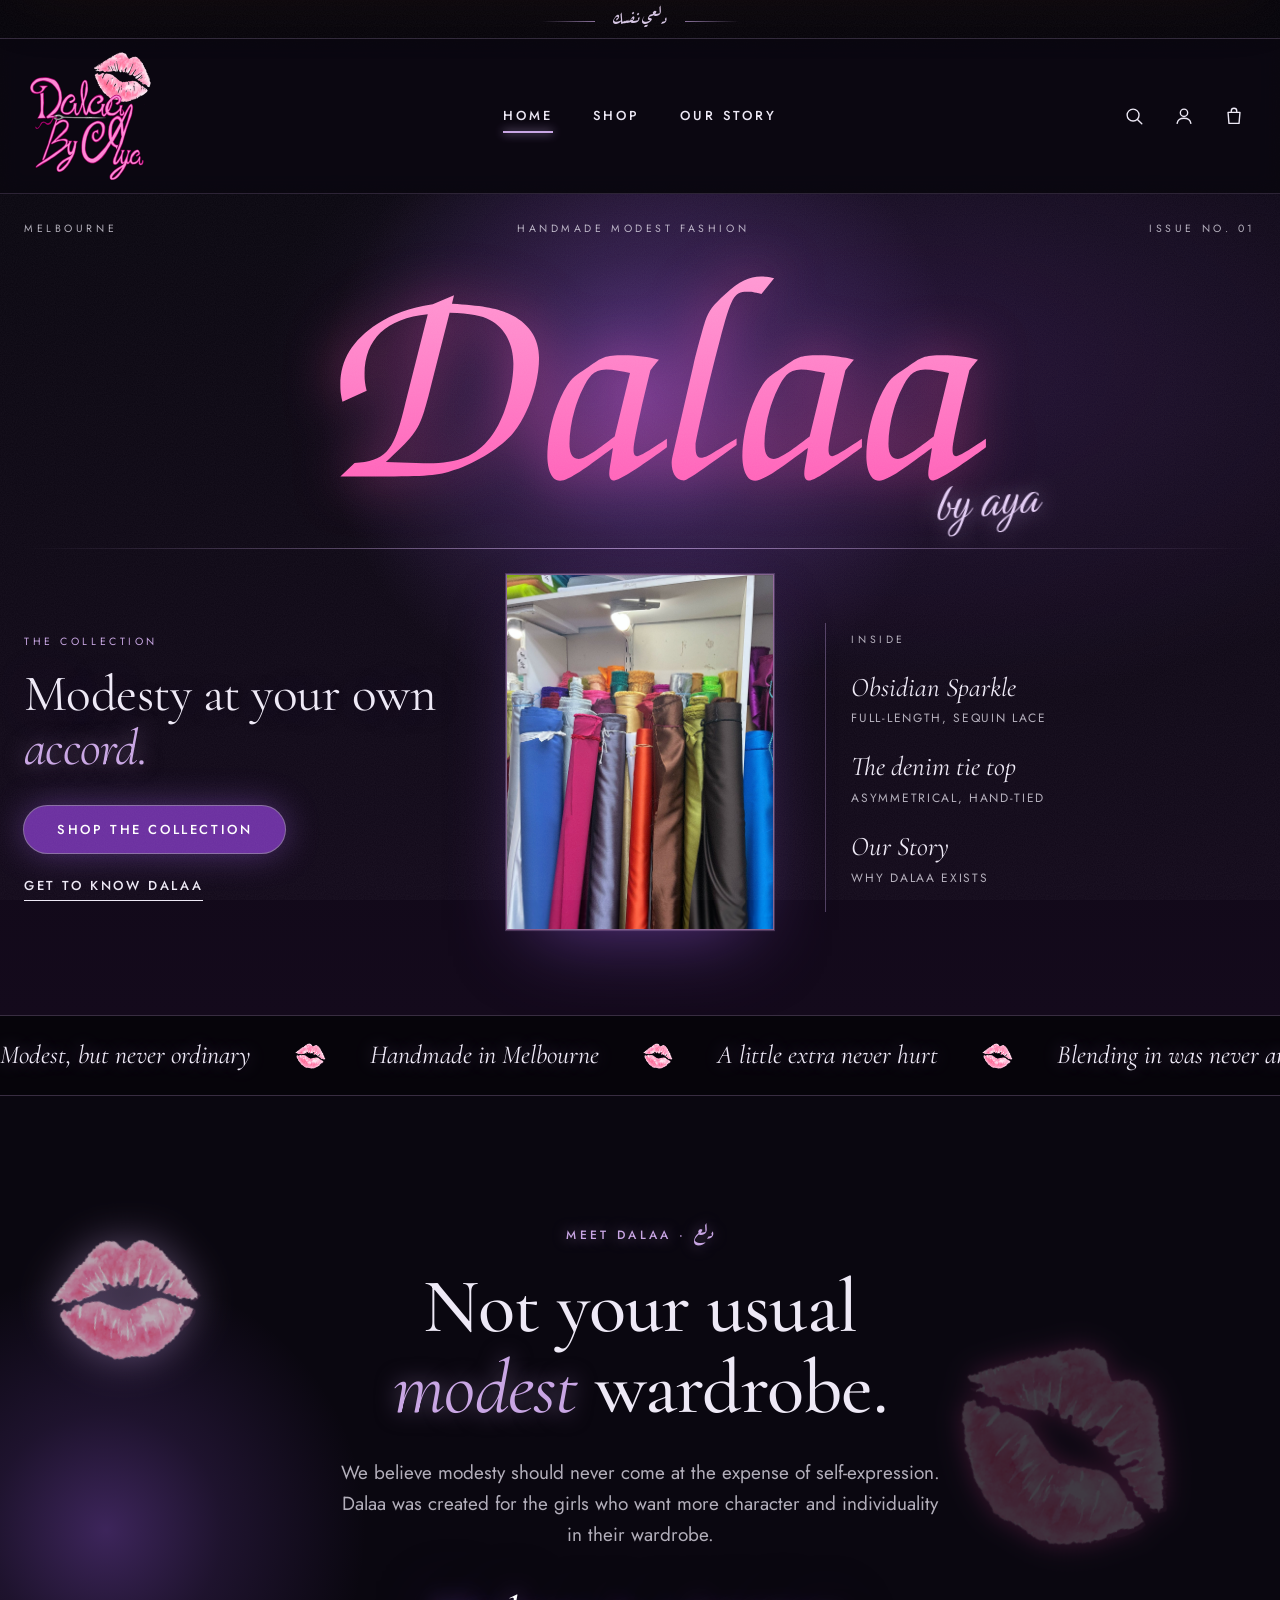
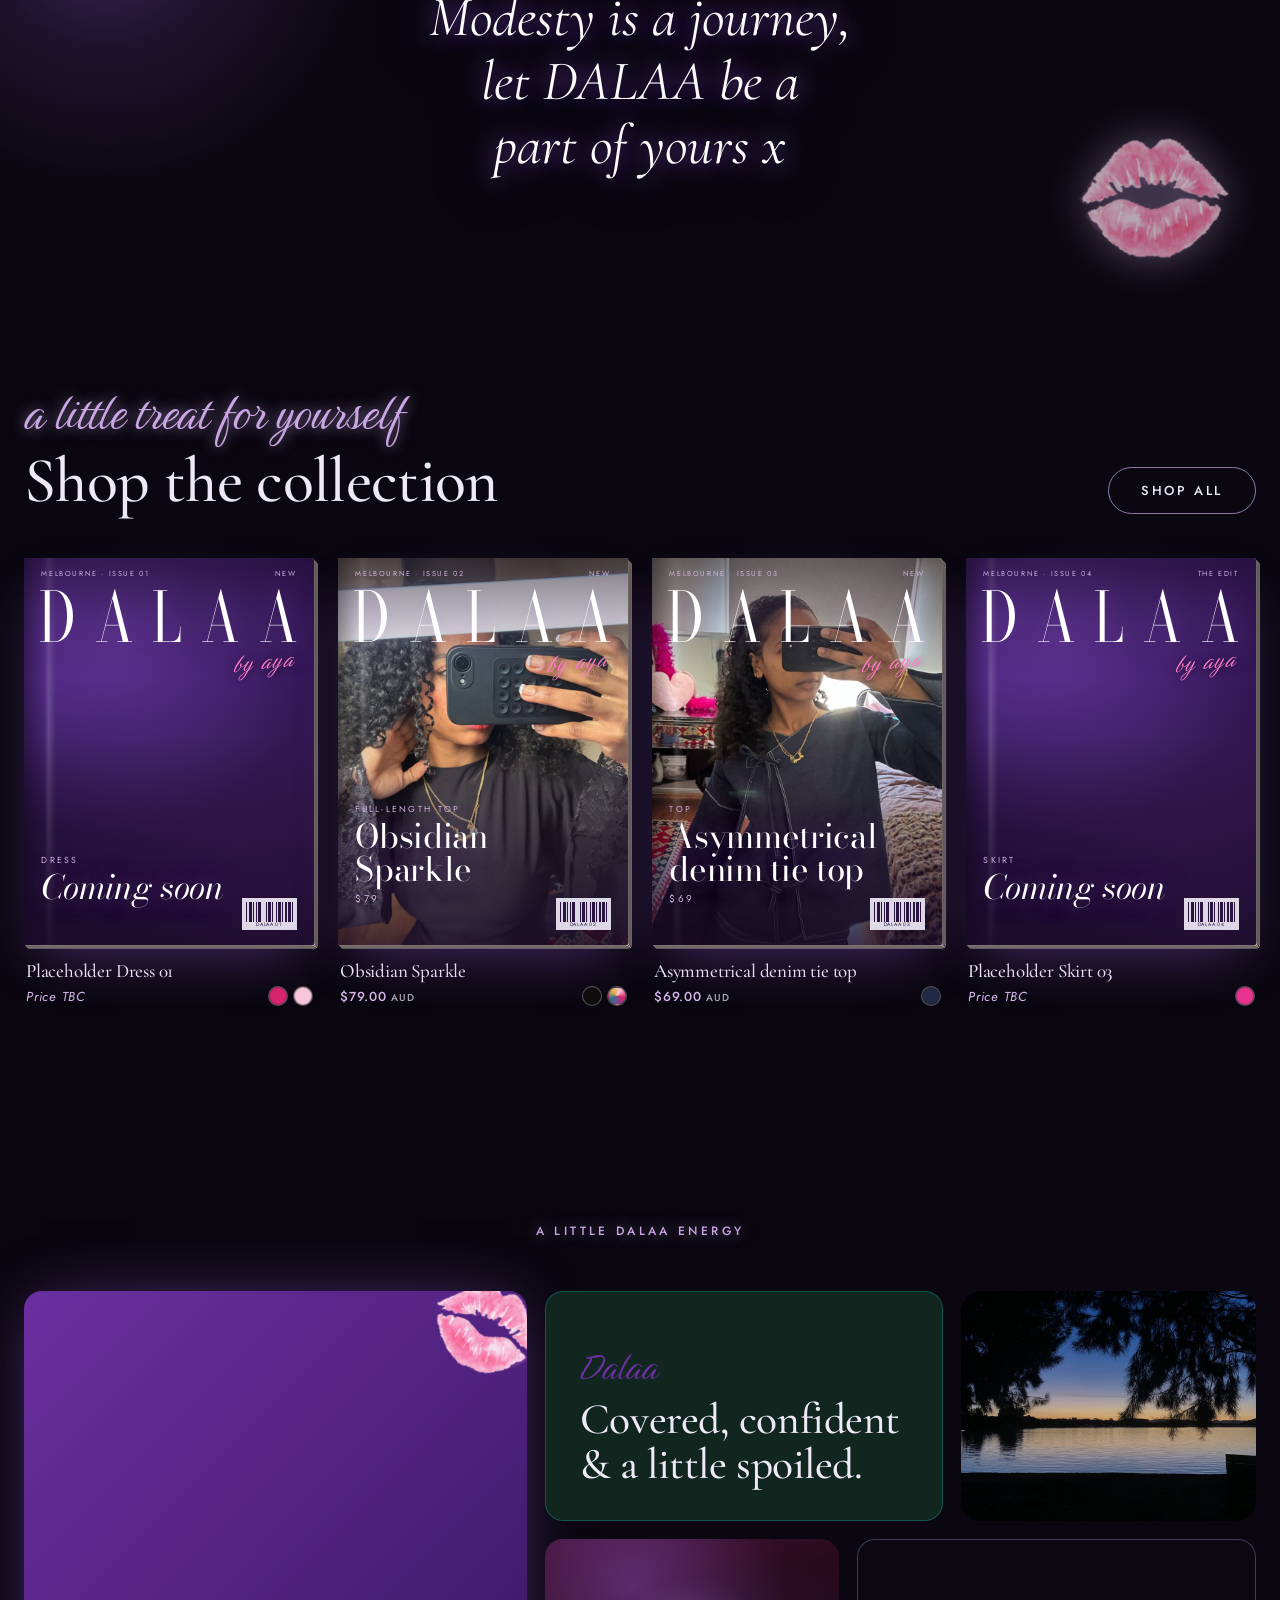
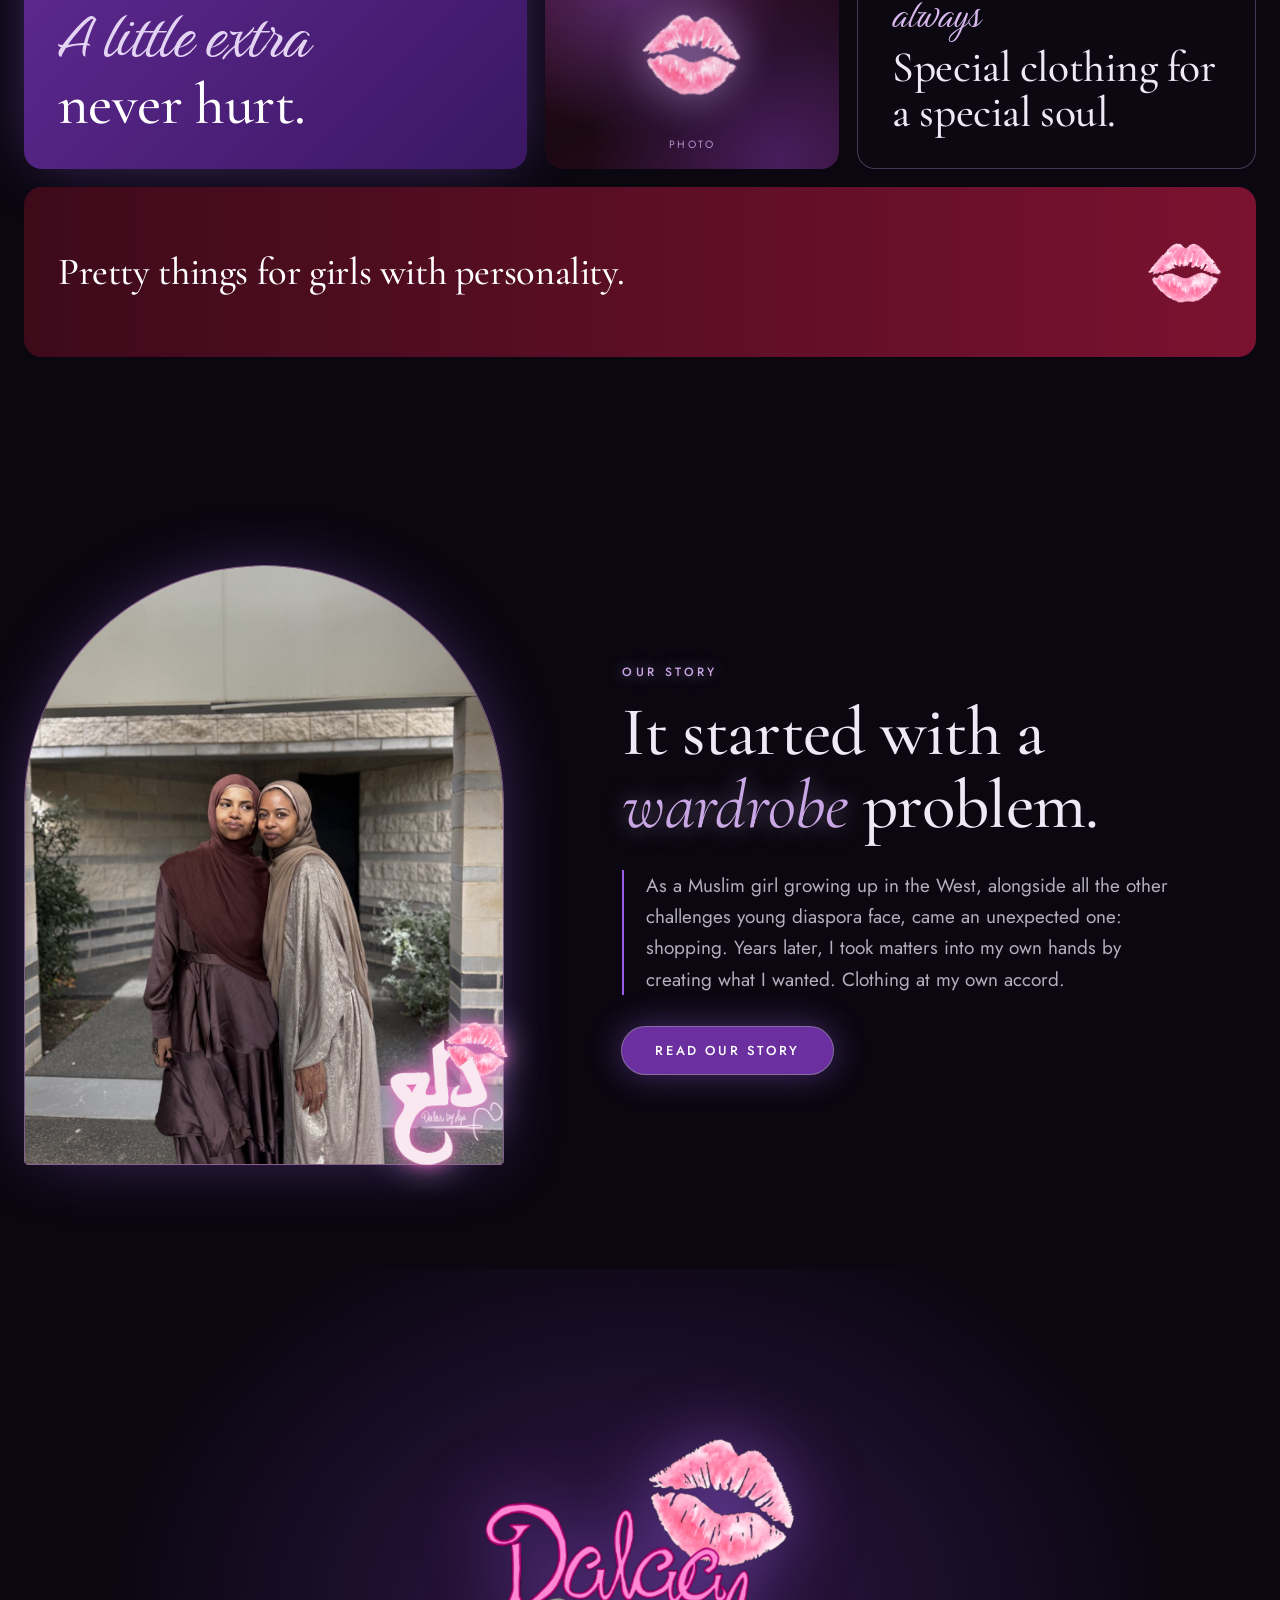
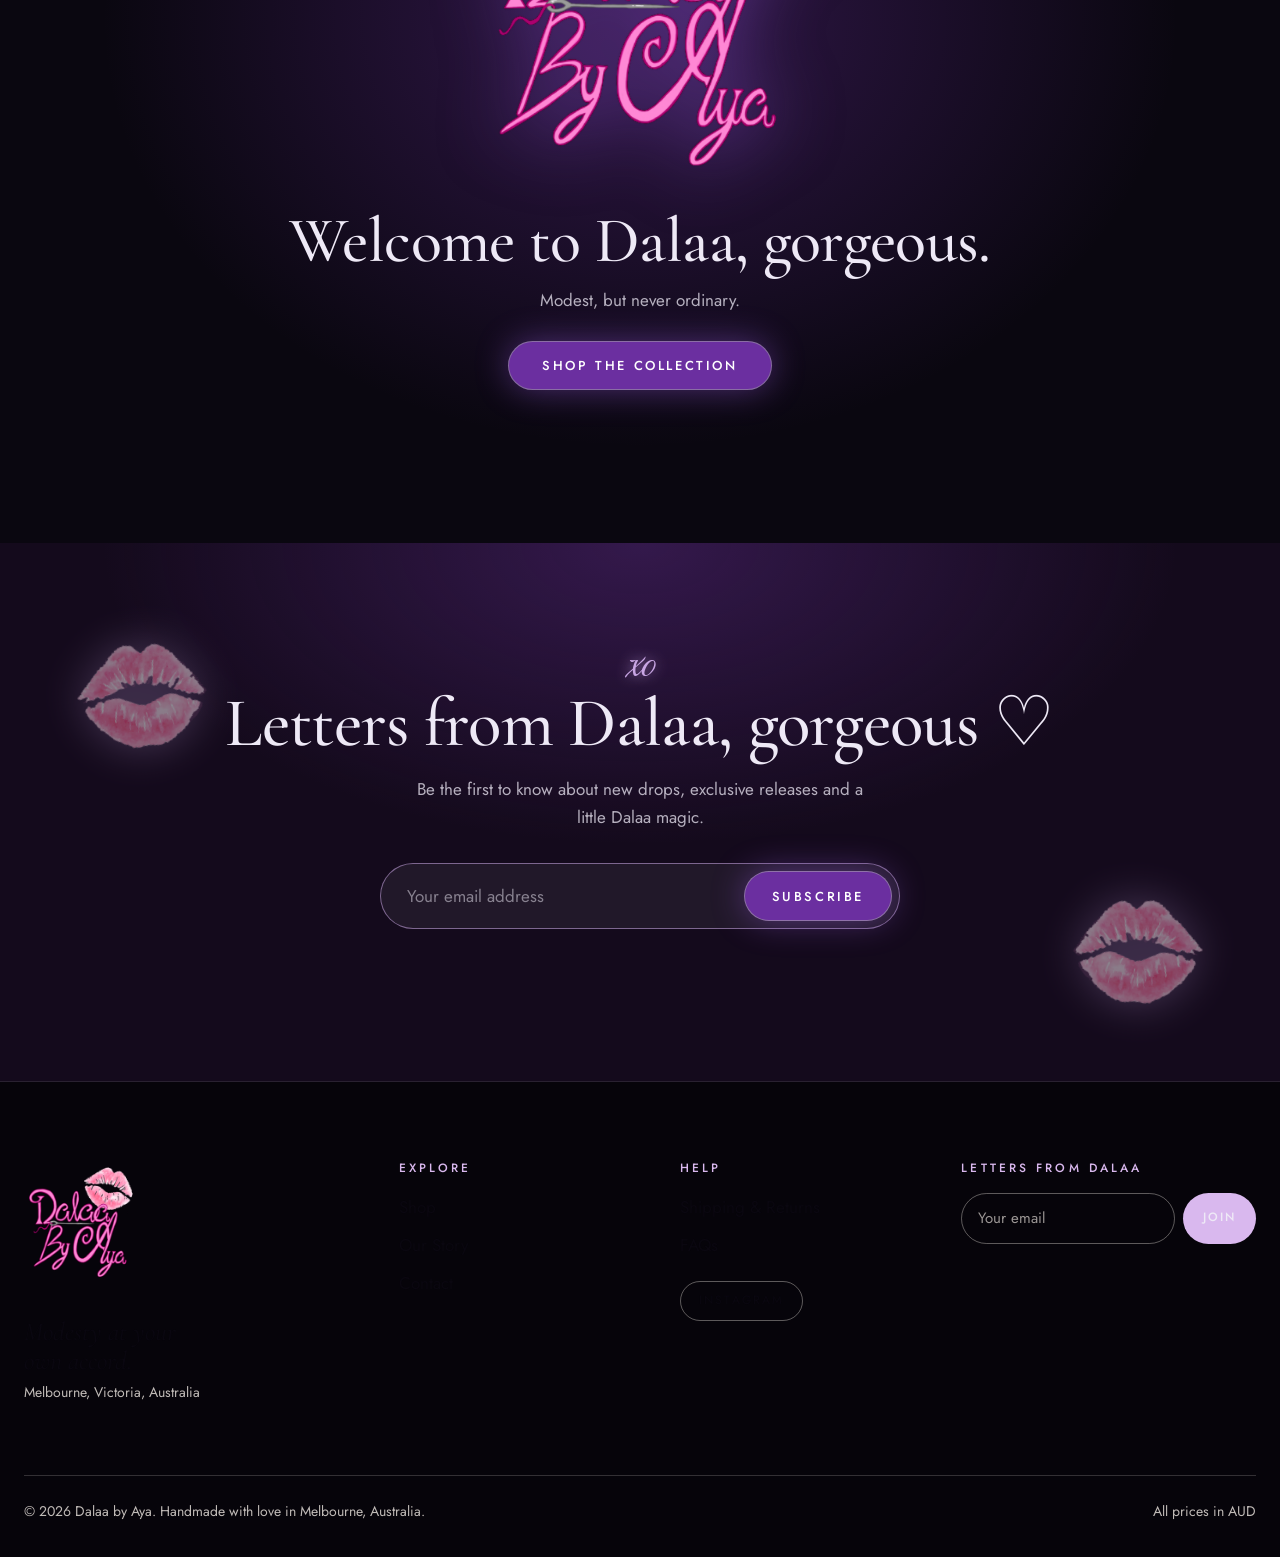
<file: index.html>
<!doctype html>
<html lang="en-AU" class="no-js">
<head>
<meta charset="utf-8">
<script>try{if(sessionStorage.getItem("dalaaCut")&&!(window.matchMedia&&matchMedia("(prefers-reduced-motion:reduce)").matches))document.documentElement.className+=" cut-wait"}catch(e){}</script>
<meta name="viewport" content="width=device-width,initial-scale=1">
<title>Dalaa by Aya | Handmade modest fashion, Melbourne</title>
<meta name="description" content="Handmade modest clothing from Melbourne. Dresses and full-length tops with more colour, more character and more you. Modesty at your own accord.">
<meta property="og:title" content="Dalaa by Aya | Handmade modest fashion, Melbourne">
<meta property="og:description" content="Handmade modest clothing from Melbourne. Dresses and full-length tops with more colour, more character and more you. Modesty at your own accord.">
<meta property="og:type" content="website">
<meta property="og:url" content="https://dalaabyaya.com/">
<meta property="og:image" content="https://dalaabyaya.com/assets/img/logo-pink.png">
<link rel="canonical" href="https://dalaabyaya.com/">
<meta name="theme-color" content="#140A1C">
<link rel="icon" type="image/png" href="assets/img/favicon.png">
<link rel="preconnect" href="https://fonts.googleapis.com">
<link rel="preconnect" href="https://fonts.gstatic.com" crossorigin>
<link rel="stylesheet" href="https://fonts.googleapis.com/css2?family=Aref+Ruqaa:wght@400;700&family=Birthstone&family=Bodoni+Moda:ital,wght@0,400;0,600;1,400&family=Cormorant+Garamond:ital,wght@0,400;0,500;0,600;1,400;1,500&family=Jost:wght@400;500&display=swap">
<link rel="stylesheet" href="css/main.css?v=48f4ce8a">
<link rel="stylesheet" href="css/story.css?v=11771f35">
<script>(function(){var d=document.documentElement;d.classList.add("story-ready");if(window.matchMedia&&window.matchMedia("(prefers-reduced-motion: reduce)").matches)d.classList.add("story-calm");setTimeout(function(){if(!window.__storyOK)d.classList.remove("story-ready")},3500)})()</script>
<link rel="stylesheet" href="css/home.css?v=673ab3f3">
</head>
<body class="story-dark home-dark">
<a class="skip" href="#main">Skip to content</a>
<div class="announce" id="announce" role="region" aria-label="Announcement"><span class="arabic" lang="ar" dir="rtl">دلعي نفسك</span></div>
<header class="header">
  <div class="wrap">
    <button class="icon-btn menu-btn" id="menu-btn" aria-label="Open menu" aria-expanded="false" aria-controls="nav"><svg viewBox="0 0 24 24" aria-hidden="true"><path d="M4 8h16M4 16h16"/></svg></button>
    <a class="brand" href="index.html" aria-label="Dalaa by Aya, home"><img src="assets/img/logo-story-sm.png" alt="Dalaa by Aya" width="132" height="140"></a>
    <nav class="nav" id="nav" aria-label="Main">
      <button class="icon-btn nav-close" id="nav-close" aria-label="Close menu"><svg viewBox="0 0 24 24" aria-hidden="true"><path d="M6 6l12 12M18 6L6 18"/></svg></button>
      <a href="index.html">Home</a><a href="shop.html">Shop</a><a href="story.html">Our Story</a>
    </nav>
    <div class="icons">
      <button class="icon-btn" data-open="search" aria-label="Search"><svg viewBox="0 0 24 24" aria-hidden="true"><circle cx="11" cy="11" r="6.5"/><path d="M16 16l4.5 4.5"/></svg></button>
      <div style="position:relative">
        <button class="icon-btn" data-open="account" aria-label="Account" aria-expanded="false"><svg viewBox="0 0 24 24" aria-hidden="true"><circle cx="12" cy="8.5" r="4"/><path d="M4.5 20c.6-3.6 3.7-5.5 7.5-5.5s6.9 1.9 7.5 5.5"/></svg></button>
        <div class="pop" id="account-pop" role="dialog" aria-label="Account"><span class="script">Hello, gorgeous</span>
          Customer accounts switch on when the store goes live. Until then you can shop as a guest, or <a class="link-u" style="font-size:11px" href="info.html#contact">get in touch</a> about an order.</div>
      </div>
      <button class="icon-btn" data-open="cart" aria-label="Open shopping bag"><svg viewBox="0 0 24 24" aria-hidden="true"><path d="M5.5 8h13l-1 12h-11z"/><path d="M9 8V6.5a3 3 0 016 0V8"/></svg><span class="count" data-cart-count data-n="0">0</span></button>
    </div>
  </div>
</header>

<div class="thread" aria-hidden="true"><i></i></div>
<div class="spot" aria-hidden="true"></div>
<main id="main">
<section class="hero mag-hero">
  <div class="glow g1" aria-hidden="true"></div>
  <i class="spark" style="left:61%;top:77%;--s:4px;--t:4.6s;--dl:4.3s"></i><i class="spark" style="left:28%;top:29%;--s:4px;--t:5.2s;--dl:4.0s"></i><i class="spark" style="left:16%;top:63%;--s:3px;--t:3.5s;--dl:2.7s"></i><i class="spark" style="left:92%;top:87%;--s:2px;--t:5.1s;--dl:2.0s"></i><i class="spark" style="left:61%;top:89%;--s:3px;--t:5.2s;--dl:4.2s"></i><i class="spark" style="left:12%;top:13%;--s:2px;--t:3.7s;--dl:1.2s"></i><i class="spark" style="left:7%;top:65%;--s:3px;--t:4.5s;--dl:4.2s"></i><i class="spark" style="left:70%;top:35%;--s:3px;--t:4.7s;--dl:3.3s"></i><i class="spark" style="left:62%;top:89%;--s:3px;--t:4.4s;--dl:2.8s"></i><i class="spark" style="left:14%;top:38%;--s:3px;--t:5.7s;--dl:2.6s"></i><i class="spark" style="left:7%;top:14%;--s:2px;--t:4.4s;--dl:4.2s"></i><i class="spark" style="left:53%;top:14%;--s:2px;--t:6.0s;--dl:0.0s"></i><i class="spark" style="left:30%;top:12%;--s:4px;--t:4.3s;--dl:3.5s"></i><i class="spark" style="left:57%;top:15%;--s:3px;--t:5.7s;--dl:1.3s"></i><i class="spark" style="left:15%;top:45%;--s:3px;--t:3.1s;--dl:2.1s"></i><i class="spark" style="left:19%;top:23%;--s:3px;--t:5.5s;--dl:0.1s"></i><i class="spark" style="left:63%;top:68%;--s:3px;--t:5.4s;--dl:0.9s"></i><i class="spark" style="left:69%;top:30%;--s:3px;--t:4.5s;--dl:1.9s"></i><i class="spark" style="left:54%;top:59%;--s:3px;--t:3.0s;--dl:4.3s"></i><i class="spark" style="left:79%;top:44%;--s:2px;--t:3.7s;--dl:2.0s"></i><i class="spark" style="left:81%;top:88%;--s:2px;--t:3.1s;--dl:0.7s"></i><i class="spark" style="left:60%;top:39%;--s:2px;--t:5.7s;--dl:1.6s"></i>
  <div class="wrap">
    <div class="mh-top sx"><span>Melbourne</span><span>Handmade modest fashion</span><span>Issue No. 01</span></div>
    <div class="mh-mast sx" style="--d:1">
      <svg viewBox="0 0 100 34" role="img" aria-label="Dalaa"><defs><linearGradient id="mhg" x1="0" y1="0" x2="0" y2="1"><stop offset="0" stop-color="#FFB3E0"/><stop offset="1" stop-color="#FF4FB0"/></linearGradient></defs><text x="50" y="28" text-anchor="middle">Dalaa</text></svg>
      <span class="mh-by">by aya</span>
    </div>
    <div class="mh-rule sx" style="--d:2"></div>
    <div class="mh-grid">
      <div class="mh-copy">
        <span class="mh-kicker sx" style="--d:2">The Collection</span>
        <h1 class="sx split" aria-label="Modesty at your own accord."><span class="w" style="--i:0"><span>Modesty</span></span> <span class="w" style="--i:1"><span>at</span></span> <span class="w" style="--i:2"><span>your</span></span> <span class="w" style="--i:3"><span>own</span></span> <em><span class="w" style="--i:4"><span>accord.</span></span></em></h1>
        <div class="ctas sx" style="--d:4"><a class="btn btn-primary" href="shop.html">Shop the collection</a><a class="link-u" href="story.html">Get to know Dalaa</a></div>
      </div>
      <div class="hv-par" data-speed="-0.05"><div class="hero-visual sx" style="--d:2">
        <div class="ph hero-photo" data-slot="hero" data-alt="Rolls of satin fabric on a shelf"><img class="ph-kiss" src="assets/img/kiss.png" alt=""><span class="ph-label">Campaign photo goes here</span></div>
      </div></div>
      <ul class="mh-lines sx" style="--d:3" aria-label="Inside this issue">
        <li><small>Inside</small></li>
        <li><a href="shop.html"><b>Obsidian Sparkle</b><span>Full-length, sequin lace</span></a></li>
        <li><a href="shop.html"><b>The denim tie top</b><span>Asymmetrical, hand-tied</span></a></li>
        <li><a href="story.html"><b>Our Story</b><span>Why Dalaa exists</span></a></li>
      </ul>
    </div>
  </div>
</section>
<div class="ticker" aria-hidden="true"><div class="ticker-track"><span>Modest, but never ordinary</span><img src="assets/img/kiss.png" alt=""><span>Handmade in Melbourne</span><img src="assets/img/kiss.png" alt=""><span>A little extra never hurt</span><img src="assets/img/kiss.png" alt=""><span>Blending in was never an option</span><img src="assets/img/kiss.png" alt=""><span>Pretty things for girls with personality</span><img src="assets/img/kiss.png" alt=""><span>Modest, but never ordinary</span><img src="assets/img/kiss.png" alt=""><span>Handmade in Melbourne</span><img src="assets/img/kiss.png" alt=""><span>A little extra never hurt</span><img src="assets/img/kiss.png" alt=""><span>Blending in was never an option</span><img src="assets/img/kiss.png" alt=""><span>Pretty things for girls with personality</span><img src="assets/img/kiss.png" alt=""><span>Modest, but never ordinary</span><img src="assets/img/kiss.png" alt=""><span>Handmade in Melbourne</span><img src="assets/img/kiss.png" alt=""><span>A little extra never hurt</span><img src="assets/img/kiss.png" alt=""><span>Blending in was never an option</span><img src="assets/img/kiss.png" alt=""><span>Pretty things for girls with personality</span><img src="assets/img/kiss.png" alt=""><span>Modest, but never ordinary</span><img src="assets/img/kiss.png" alt=""><span>Handmade in Melbourne</span><img src="assets/img/kiss.png" alt=""><span>A little extra never hurt</span><img src="assets/img/kiss.png" alt=""><span>Blending in was never an option</span><img src="assets/img/kiss.png" alt=""><span>Pretty things for girls with personality</span><img src="assets/img/kiss.png" alt=""></div></div>

<section class="intro">
  <div class="glow g3" aria-hidden="true"></div>
  <span class="drift d-intro" data-speed="0.12" data-rot="10" aria-hidden="true" style=""><img src="assets/img/kiss-glow.png" alt="" style="--r0:10deg;--o:0.22"></span>
  <img class="frame-orn l" src="assets/img/kiss.png" alt=""><img class="frame-orn r" src="assets/img/kiss.png" alt="">
  <div class="wrap sx">
    <span class="eyebrow">Meet Dalaa · <span class="arabic" style="font-size:18px;letter-spacing:0">دلع</span></span>
    <h2 style="margin-top:20px" class="sx split" aria-label="Not your usual modest wardrobe."><span class="w" style="--i:0"><span>Not</span></span> <span class="w" style="--i:1"><span>your</span></span> <span class="w" style="--i:2"><span>usual</span></span> <em><span class="w" style="--i:3"><span>modest</span></span></em> <span class="w" style="--i:4"><span>wardrobe.</span></span></h2>
    <p>We believe modesty should never come at the expense of self-expression. Dalaa was created for the girls who want more character and individuality in their wardrobe.</p>
    <p class="closing lit">Modesty is a journey, let DALAA be a part of yours x</p>
  </div>
</section>

<section class="s" style="padding-top:20px" aria-labelledby="coll-h">
  <div class="wrap">
    <div class="s-head sx"><div><span class="script kicker-script">a little treat for yourself</span><h2 id="coll-h">Shop the collection</h2></div><a class="btn btn-ghost" href="shop.html">Shop all</a></div>
    <div class="grid" id="featured-grid"></div>
  </div>
</section>

<section class="s energy" aria-labelledby="en-h">
  <div class="wrap">
    <div class="center sx" style="margin-bottom:48px"><span class="eyebrow">A little Dalaa energy</span><h2 id="en-h" class="sr-only">A little Dalaa energy</h2></div>
    <div class="bento sx">
      <div class="tile t1"><img class="kiss-d" src="assets/img/kiss.png" alt=""><h3><em>A little extra</em>never hurt.</h3></div>
      <div class="tile t2"><span class="script">Dalaa</span><h3>Covered, confident &amp; a little spoiled.</h3></div>
      <div class="tile t3"><div class="ph " data-slot="energyA" data-alt=""><img class="ph-kiss" src="assets/img/kiss.png" alt=""><span class="ph-label">Photo</span></div></div>
      <div class="tile t4"><div class="ph t-fuchsia" data-slot="energyB" data-alt=""><img class="ph-kiss" src="assets/img/kiss.png" alt=""><span class="ph-label">Photo</span></div></div>
      <div class="tile t5"><span class="script">always</span><h3>Special clothing for a special soul.</h3></div>
      <div class="tile t6"><h3>Pretty things for girls with personality.</h3><img class="kiss-s" src="assets/img/kiss.png" alt=""></div>
    </div>
  </div>
</section>

<section class="s story-prev" aria-labelledby="sp-h">
  <div class="wrap">
    <div class="vis sx"><div class="ph arch" data-slot="storyPreview" data-alt="Aya, founder of Dalaa"><img class="ph-kiss" src="assets/img/kiss.png" alt=""><span class="ph-label">Your photo goes here</span></div><img class="logo-b" src="assets/img/logo-arabic-dark.png" alt="Dalaa in Arabic calligraphy, دلع" loading="lazy"></div>
    <div class="sx">
      <span class="eyebrow">Our story</span>
      <h2 id="sp-h" class="sx split" aria-label="It started with a wardrobe problem."><span class="w" style="--i:0"><span>It</span></span> <span class="w" style="--i:1"><span>started</span></span> <span class="w" style="--i:2"><span>with</span></span> <span class="w" style="--i:3"><span>a</span></span> <em><span class="w" style="--i:4"><span>wardrobe</span></span></em> <span class="w" style="--i:5"><span>problem.</span></span></h2>
      <blockquote>As a Muslim girl growing up in the West, alongside all the other challenges young diaspora face, came an unexpected one: shopping. Years later, I took matters into my own hands by creating what I wanted. Clothing at my own accord.</blockquote>
      <a class="btn btn-primary" href="story.html">Read our story</a>
    </div>
  </div>
</section>
<section class="sign-home" aria-labelledby="sh-h">
  <div class="wrap">
    <span class="logo-sign sx"><img src="assets/img/logo-story.png" alt="Dalaa by Aya" width="870" height="916" loading="lazy"></span>
    <h2 id="sh-h" class="sx" style="--d:1">Welcome to Dalaa, gorgeous.</h2>
    <p class="sx" style="--d:2">Modest, but never ordinary.</p>
    <a class="btn btn-primary btn-glow sx" style="--d:3" href="shop.html">Shop the collection</a>
  </div>
</section>

<section class="news" aria-labelledby="news-h">
  <img class="kiss-l" src="assets/img/kiss.png" alt="" loading="lazy"><img class="kiss-r" src="assets/img/kiss.png" alt="" loading="lazy">
  <div class="wrap rv">
    <span class="script" style="font-size:48px;display:block">xo</span>
    <h2 id="news-h">Letters from Dalaa, gorgeous ♡</h2>
    <p>Be the first to know about new drops, exclusive releases and a little Dalaa magic.</p>
    <div><form class="nform" data-newsletter novalidate><label class="sr-only" for="nl-email">Email address</label><input id="nl-email" type="email" name="email" placeholder="Your email address" autocomplete="email"><button class="btn btn-primary" type="submit">Subscribe</button></form>
    <p class="form-msg" role="status" aria-live="polite"></p></div>
  </div>
</section>

</main>

<footer class="footer">
  <div class="wrap">
    <div class="cols">
      <div>
        <span class="logo-card"><img src="assets/img/logo-story-sm.png" alt="Dalaa by Aya" loading="lazy"></span>
        <p class="tagline">Modesty at your own accord.</p>
        <p style="font-size:14px;color:rgba(255,248,241,.75)" data-loc>Melbourne, Victoria, Australia</p>
      </div>
      <div><h4>Explore</h4><ul><li><a href="shop.html">Shop</a></li><li><a href="story.html">Our Story</a></li><li><a href="info.html#contact">Contact</a></li></ul></div>
      <div><h4>Help</h4><ul><li><a href="info.html#shipping">Shipping &amp; Returns</a></li><li><a href="info.html#faqs">FAQs</a></li></ul>
        <div class="social" style="margin-top:22px"><a data-social="instagram" href="#" rel="noopener" target="_blank">Instagram</a></div></div>
      <div><h4>Letters from Dalaa</h4>
        <form class="nform-s" data-newsletter novalidate><label class="sr-only" for="fn-email">Email address</label><input id="fn-email" type="email" name="email" placeholder="Your email" autocomplete="email"><button type="submit">Join</button></form>
        <p class="form-msg" role="status" aria-live="polite"></p></div>
    </div>
    <div class="base"><span>© 2026 Dalaa by Aya. Handmade with love in Melbourne, Australia.</span><span>All prices in AUD</span></div>
  </div>
</footer>
<script src="data/settings.js?v=f15da992"></script>
<script src="data/products.js?v=728a0661"></script>
<script src="js/cut.js?v=a59a7cea"></script>
<script src="js/app.js?v=df886d1f"></script>

<script src="js/story.js?v=01f16fe4"></script>

<div class="scrim" id="scrim"></div>
<aside class="drawer" id="cart" aria-hidden="true" aria-label="Shopping bag">
  <header><h2>Your bag</h2><button class="icon-btn" data-close aria-label="Close bag"><svg viewBox="0 0 24 24" aria-hidden="true"><path d="M6 6l12 12M18 6L6 18"/></svg></button></header>
  <div class="body" id="cart-body"></div>
  <footer id="cart-foot" hidden>
    <div class="sub"><span>Subtotal</span><strong id="cart-sub">—</strong></div>
    <p class="note" id="cart-note"></p>
    <p class="notice" id="cart-notice" hidden></p>
    <button class="btn btn-primary" id="checkout-btn" disabled>Checkout opens soon</button>
  </footer>
</aside>
<div class="search-panel" id="search" aria-hidden="true" role="dialog" aria-label="Search">
  <div class="wrap">
    <form id="search-form" class="big" role="search"><label class="sr-only" for="search-input">Search the collection</label>
      <input id="search-input" type="search" placeholder="Search the collection…" autocomplete="off">
      <button class="icon-btn" type="button" data-close aria-label="Close search"><svg viewBox="0 0 24 24" aria-hidden="true"><path d="M6 6l12 12M18 6L6 18"/></svg></button></form>
    <div class="sresults" id="search-results"></div>
  </div>
</div>
<div class="modal" id="sizeguide" aria-hidden="true" role="dialog" aria-label="Size guide">
  <button class="icon-btn x" data-close aria-label="Close size guide"><svg viewBox="0 0 24 24" aria-hidden="true"><path d="M6 6l12 12M18 6L6 18"/></svg></button>
  <h2>Size guide</h2><div id="sg-body"></div>
</div>
<div class="toast" id="toast" role="status" aria-live="polite"></div>

</body></html>
</file>
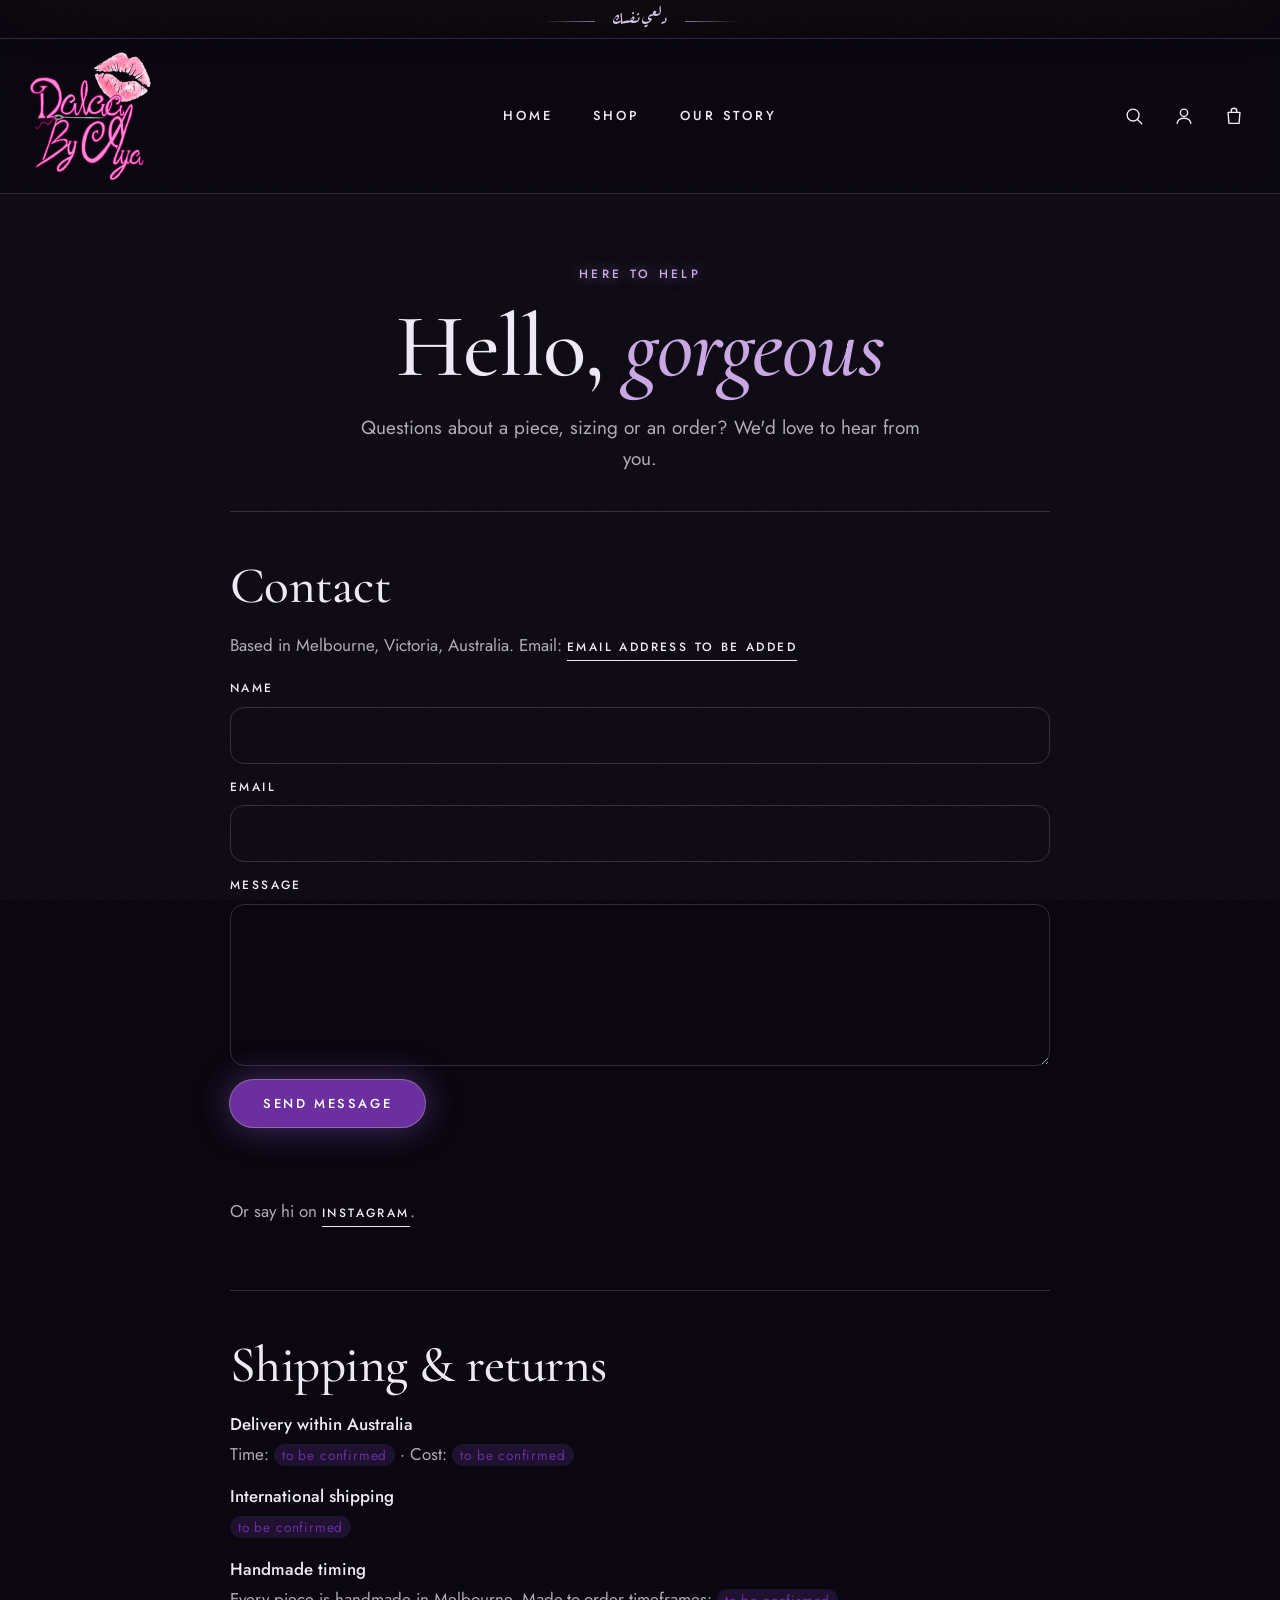
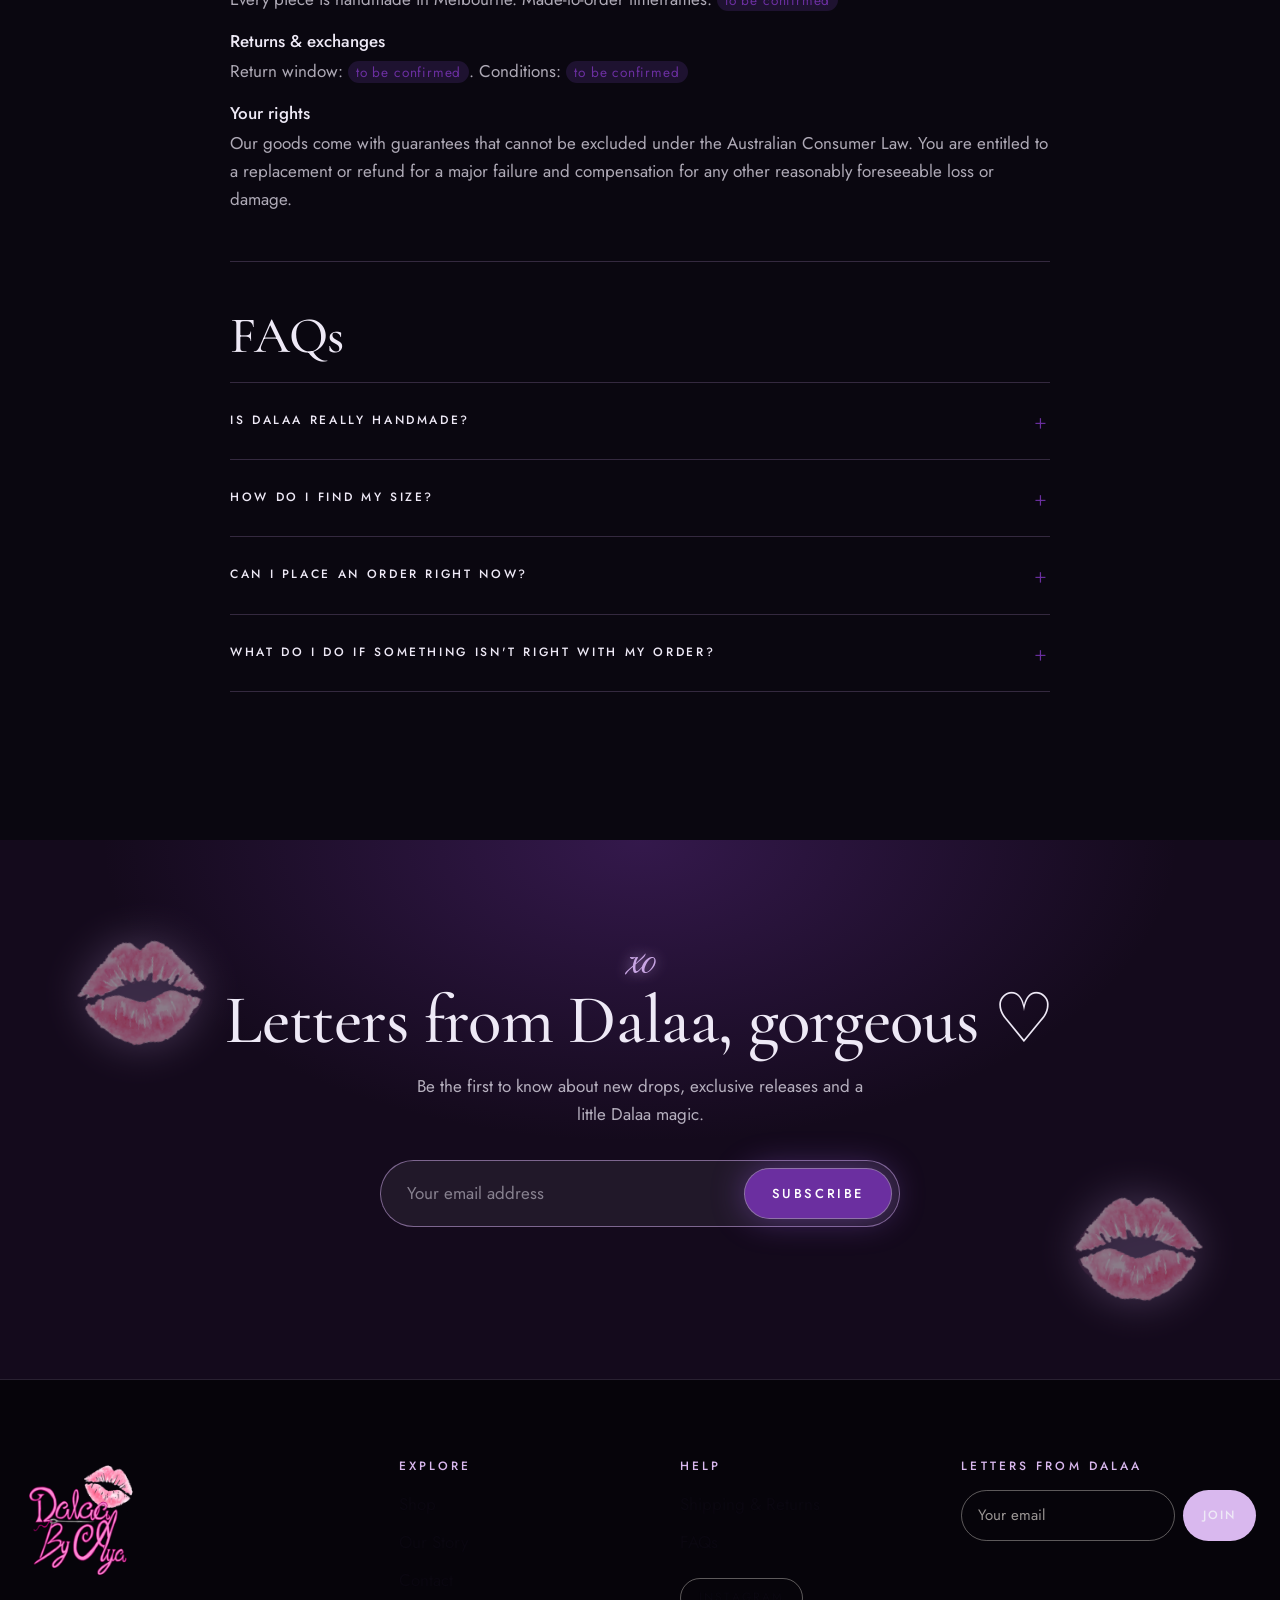
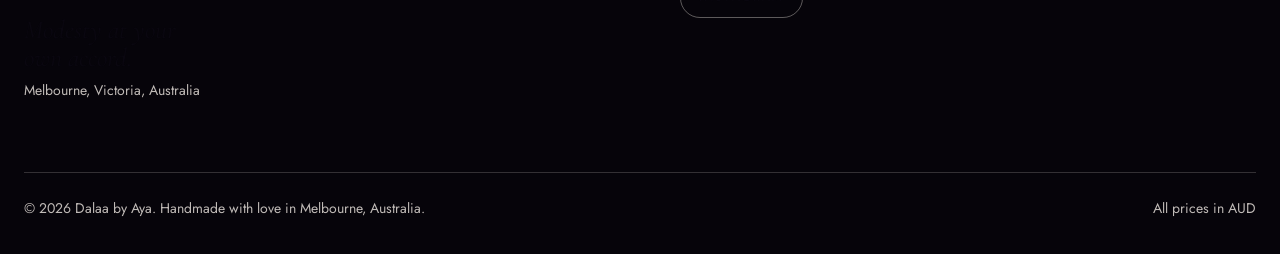
<file: info.html>
<!doctype html>
<html lang="en-AU" class="no-js">
<head>
<meta charset="utf-8">
<script>try{if(sessionStorage.getItem("dalaaCut")&&!(window.matchMedia&&matchMedia("(prefers-reduced-motion:reduce)").matches))document.documentElement.className+=" cut-wait"}catch(e){}</script>
<meta name="viewport" content="width=device-width,initial-scale=1">
<title>Contact, Shipping & FAQs | Dalaa by Aya</title>
<meta name="description" content="Get in touch with Dalaa by Aya, find shipping and returns information, and read answers to common questions.">
<meta property="og:title" content="Contact, Shipping & FAQs | Dalaa by Aya">
<meta property="og:description" content="Get in touch with Dalaa by Aya, find shipping and returns information, and read answers to common questions.">
<meta property="og:type" content="website">
<meta property="og:url" content="https://dalaabyaya.com/info.html">
<meta property="og:image" content="https://dalaabyaya.com/assets/img/logo-pink.png">
<link rel="canonical" href="https://dalaabyaya.com/info.html">
<meta name="theme-color" content="#140A1C">
<link rel="icon" type="image/png" href="assets/img/favicon.png">
<link rel="preconnect" href="https://fonts.googleapis.com">
<link rel="preconnect" href="https://fonts.gstatic.com" crossorigin>
<link rel="stylesheet" href="https://fonts.googleapis.com/css2?family=Aref+Ruqaa:wght@400;700&family=Birthstone&family=Bodoni+Moda:ital,wght@0,400;0,600;1,400&family=Cormorant+Garamond:ital,wght@0,400;0,500;0,600;1,400;1,500&family=Jost:wght@400;500&display=swap">
<link rel="stylesheet" href="css/main.css?v=48f4ce8a">
<link rel="stylesheet" href="css/story.css?v=11771f35">
<script>(function(){var d=document.documentElement;d.classList.add("story-ready");if(window.matchMedia&&window.matchMedia("(prefers-reduced-motion: reduce)").matches)d.classList.add("story-calm");setTimeout(function(){if(!window.__storyOK)d.classList.remove("story-ready")},3500)})()</script>
<link rel="stylesheet" href="css/home.css?v=673ab3f3">
</head>
<body class="story-dark home-dark">
<a class="skip" href="#main">Skip to content</a>
<div class="announce" id="announce" role="region" aria-label="Announcement"><span class="arabic" lang="ar" dir="rtl">دلعي نفسك</span></div>
<header class="header">
  <div class="wrap">
    <button class="icon-btn menu-btn" id="menu-btn" aria-label="Open menu" aria-expanded="false" aria-controls="nav"><svg viewBox="0 0 24 24" aria-hidden="true"><path d="M4 8h16M4 16h16"/></svg></button>
    <a class="brand" href="index.html" aria-label="Dalaa by Aya, home"><img src="assets/img/logo-story-sm.png" alt="Dalaa by Aya" width="132" height="140"></a>
    <nav class="nav" id="nav" aria-label="Main">
      <button class="icon-btn nav-close" id="nav-close" aria-label="Close menu"><svg viewBox="0 0 24 24" aria-hidden="true"><path d="M6 6l12 12M18 6L6 18"/></svg></button>
      <a href="index.html">Home</a><a href="shop.html">Shop</a><a href="story.html">Our Story</a>
    </nav>
    <div class="icons">
      <button class="icon-btn" data-open="search" aria-label="Search"><svg viewBox="0 0 24 24" aria-hidden="true"><circle cx="11" cy="11" r="6.5"/><path d="M16 16l4.5 4.5"/></svg></button>
      <div style="position:relative">
        <button class="icon-btn" data-open="account" aria-label="Account" aria-expanded="false"><svg viewBox="0 0 24 24" aria-hidden="true"><circle cx="12" cy="8.5" r="4"/><path d="M4.5 20c.6-3.6 3.7-5.5 7.5-5.5s6.9 1.9 7.5 5.5"/></svg></button>
        <div class="pop" id="account-pop" role="dialog" aria-label="Account"><span class="script">Hello, gorgeous</span>
          Customer accounts switch on when the store goes live. Until then you can shop as a guest, or <a class="link-u" style="font-size:11px" href="info.html#contact">get in touch</a> about an order.</div>
      </div>
      <button class="icon-btn" data-open="cart" aria-label="Open shopping bag"><svg viewBox="0 0 24 24" aria-hidden="true"><path d="M5.5 8h13l-1 12h-11z"/><path d="M9 8V6.5a3 3 0 016 0V8"/></svg><span class="count" data-cart-count data-n="0">0</span></button>
    </div>
  </div>
</header>

<main id="main">
<section class="page-head wrap"><span class="eyebrow">Here to help</span><h1 style="margin-top:14px">Hello, <em>gorgeous</em></h1><p>Questions about a piece, sizing or an order? We'd love to hear from you.</p></section>
<div class="wrap"><div class="info">

<section id="contact"><h2>Contact</h2>
  <p>Based in <span data-loc>Melbourne, Victoria, Australia</span>. Email: <a class="link-u" style="font-size:12px" data-email>Email address to be added</a></p>
  <form class="cform" id="contact-form" novalidate>
    <label>Name<input name="name" required autocomplete="name"></label>
    <label>Email<input name="email" type="email" required autocomplete="email"></label>
    <label>Message<textarea name="message" rows="5" required></textarea></label>
    <button class="btn btn-primary" type="submit">Send message</button>
    <p class="form-msg" id="contact-msg" role="status" aria-live="polite"></p>
  </form>
  <p style="margin-top:18px">Or say hi on <a class="link-u" style="font-size:12px" data-social="instagram" target="_blank" rel="noopener" href="#">Instagram</a>.</p>
</section>

<section id="shipping"><h2>Shipping &amp; returns</h2>
  <dl>
    <dt>Delivery within Australia</dt><dd>Time: <span class="tbc">to be confirmed</span> · Cost: <span class="tbc">to be confirmed</span></dd>
    <dt>International shipping</dt><dd><span class="tbc">to be confirmed</span></dd>
    <dt>Handmade timing</dt><dd>Every piece is handmade in Melbourne. Made-to-order timeframes: <span class="tbc">to be confirmed</span></dd>
    <dt>Returns &amp; exchanges</dt><dd>Return window: <span class="tbc">to be confirmed</span>. Conditions: <span class="tbc">to be confirmed</span></dd>
    <dt>Your rights</dt><dd>Our goods come with guarantees that cannot be excluded under the Australian Consumer Law. You are entitled to a replacement or refund for a major failure and compensation for any other reasonably foreseeable loss or damage.</dd>
  </dl>
</section>

<section id="faqs"><h2>FAQs</h2>
  <div class="acc">
    <details><summary>Is Dalaa really handmade?</summary><div class="acc-body"><p>Yes. Dalaa is a handmade modest clothing brand based in Melbourne, Australia.</p></div></details>
    <details><summary>How do I find my size?</summary><div class="acc-body"><p>Open the size guide on any product page. <span class="tbc">measurements to be added</span></p></div></details>
    <details><summary>Can I place an order right now?</summary><div class="acc-body"><p>Online checkout isn't switched on yet. Join the newsletter or follow along on Instagram to hear the moment it is.</p></div></details>
    <details><summary>What do I do if something isn't right with my order?</summary><div class="acc-body"><p>Get in touch using the form above and we'll sort it out together.</p></div></details>
  </div>
</section>
</div></div>

<section class="news" aria-labelledby="news-h">
  <img class="kiss-l" src="assets/img/kiss.png" alt="" loading="lazy"><img class="kiss-r" src="assets/img/kiss.png" alt="" loading="lazy">
  <div class="wrap rv">
    <span class="script" style="font-size:48px;display:block">xo</span>
    <h2 id="news-h">Letters from Dalaa, gorgeous ♡</h2>
    <p>Be the first to know about new drops, exclusive releases and a little Dalaa magic.</p>
    <div><form class="nform" data-newsletter novalidate><label class="sr-only" for="nl-email">Email address</label><input id="nl-email" type="email" name="email" placeholder="Your email address" autocomplete="email"><button class="btn btn-primary" type="submit">Subscribe</button></form>
    <p class="form-msg" role="status" aria-live="polite"></p></div>
  </div>
</section>

</main>

<footer class="footer">
  <div class="wrap">
    <div class="cols">
      <div>
        <span class="logo-card"><img src="assets/img/logo-story-sm.png" alt="Dalaa by Aya" loading="lazy"></span>
        <p class="tagline">Modesty at your own accord.</p>
        <p style="font-size:14px;color:rgba(255,248,241,.75)" data-loc>Melbourne, Victoria, Australia</p>
      </div>
      <div><h4>Explore</h4><ul><li><a href="shop.html">Shop</a></li><li><a href="story.html">Our Story</a></li><li><a href="info.html#contact">Contact</a></li></ul></div>
      <div><h4>Help</h4><ul><li><a href="info.html#shipping">Shipping &amp; Returns</a></li><li><a href="info.html#faqs">FAQs</a></li></ul>
        <div class="social" style="margin-top:22px"><a data-social="instagram" href="#" rel="noopener" target="_blank">Instagram</a></div></div>
      <div><h4>Letters from Dalaa</h4>
        <form class="nform-s" data-newsletter novalidate><label class="sr-only" for="fn-email">Email address</label><input id="fn-email" type="email" name="email" placeholder="Your email" autocomplete="email"><button type="submit">Join</button></form>
        <p class="form-msg" role="status" aria-live="polite"></p></div>
    </div>
    <div class="base"><span>© 2026 Dalaa by Aya. Handmade with love in Melbourne, Australia.</span><span>All prices in AUD</span></div>
  </div>
</footer>
<script src="data/settings.js?v=f15da992"></script>
<script src="data/products.js?v=728a0661"></script>
<script src="js/cut.js?v=a59a7cea"></script>
<script src="js/app.js?v=df886d1f"></script>


<div class="scrim" id="scrim"></div>
<aside class="drawer" id="cart" aria-hidden="true" aria-label="Shopping bag">
  <header><h2>Your bag</h2><button class="icon-btn" data-close aria-label="Close bag"><svg viewBox="0 0 24 24" aria-hidden="true"><path d="M6 6l12 12M18 6L6 18"/></svg></button></header>
  <div class="body" id="cart-body"></div>
  <footer id="cart-foot" hidden>
    <div class="sub"><span>Subtotal</span><strong id="cart-sub">—</strong></div>
    <p class="note" id="cart-note"></p>
    <p class="notice" id="cart-notice" hidden></p>
    <button class="btn btn-primary" id="checkout-btn" disabled>Checkout opens soon</button>
  </footer>
</aside>
<div class="search-panel" id="search" aria-hidden="true" role="dialog" aria-label="Search">
  <div class="wrap">
    <form id="search-form" class="big" role="search"><label class="sr-only" for="search-input">Search the collection</label>
      <input id="search-input" type="search" placeholder="Search the collection…" autocomplete="off">
      <button class="icon-btn" type="button" data-close aria-label="Close search"><svg viewBox="0 0 24 24" aria-hidden="true"><path d="M6 6l12 12M18 6L6 18"/></svg></button></form>
    <div class="sresults" id="search-results"></div>
  </div>
</div>
<div class="modal" id="sizeguide" aria-hidden="true" role="dialog" aria-label="Size guide">
  <button class="icon-btn x" data-close aria-label="Close size guide"><svg viewBox="0 0 24 24" aria-hidden="true"><path d="M6 6l12 12M18 6L6 18"/></svg></button>
  <h2>Size guide</h2><div id="sg-body"></div>
</div>
<div class="toast" id="toast" role="status" aria-live="polite"></div>

</body></html>
</file>
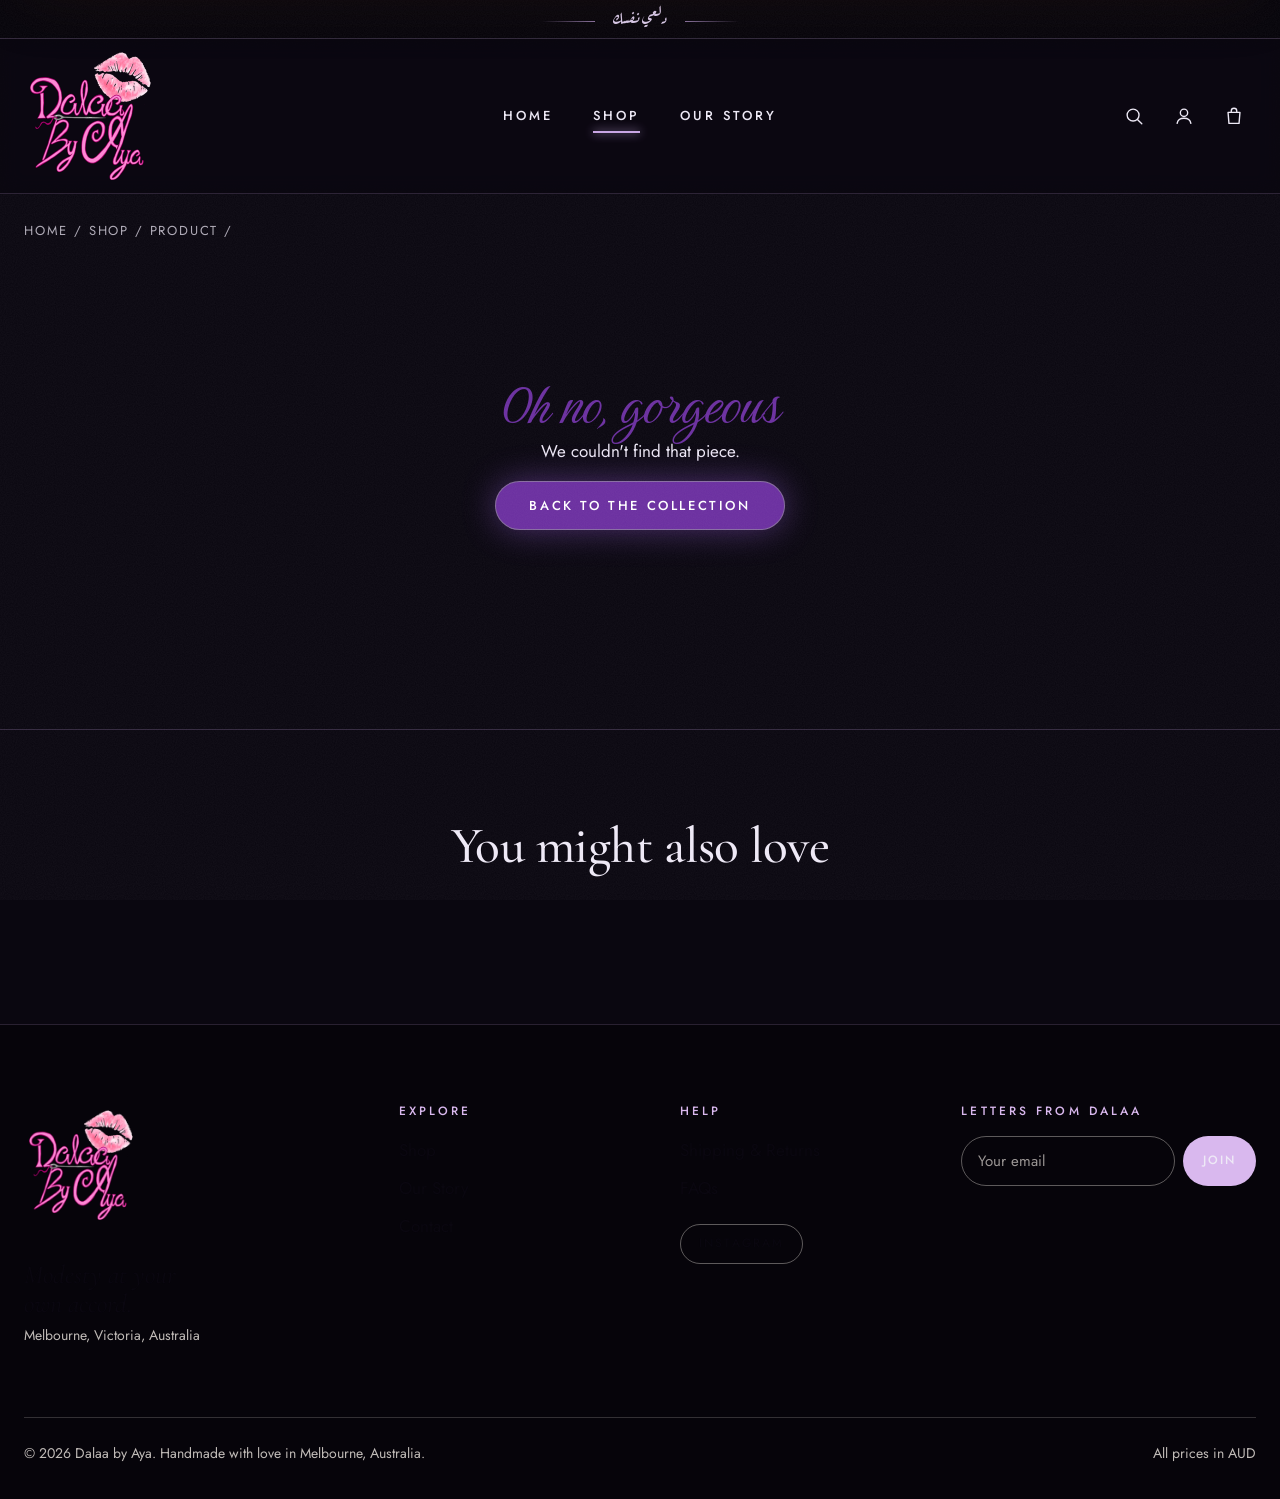
<file: product.html>
<!doctype html>
<html lang="en-AU" class="no-js">
<head>
<meta charset="utf-8">
<script>try{if(sessionStorage.getItem("dalaaCut")&&!(window.matchMedia&&matchMedia("(prefers-reduced-motion:reduce)").matches))document.documentElement.className+=" cut-wait"}catch(e){}</script>
<meta name="viewport" content="width=device-width,initial-scale=1">
<title>Product | Dalaa by Aya</title>
<meta name="description" content="Handmade modest fashion from Dalaa by Aya, Melbourne.">
<meta property="og:title" content="Product | Dalaa by Aya">
<meta property="og:description" content="Handmade modest fashion from Dalaa by Aya, Melbourne.">
<meta property="og:type" content="website">
<meta property="og:url" content="https://dalaabyaya.com/product.html">
<meta property="og:image" content="https://dalaabyaya.com/assets/img/logo-pink.png">
<link rel="canonical" href="https://dalaabyaya.com/product.html">
<meta name="theme-color" content="#140A1C">
<link rel="icon" type="image/png" href="assets/img/favicon.png">
<link rel="preconnect" href="https://fonts.googleapis.com">
<link rel="preconnect" href="https://fonts.gstatic.com" crossorigin>
<link rel="stylesheet" href="https://fonts.googleapis.com/css2?family=Aref+Ruqaa:wght@400;700&family=Birthstone&family=Bodoni+Moda:ital,wght@0,400;0,600;1,400&family=Cormorant+Garamond:ital,wght@0,400;0,500;0,600;1,400;1,500&family=Jost:wght@400;500&display=swap">
<link rel="stylesheet" href="css/main.css?v=48f4ce8a">
<link rel="stylesheet" href="css/story.css?v=11771f35">
<script>(function(){var d=document.documentElement;d.classList.add("story-ready");if(window.matchMedia&&window.matchMedia("(prefers-reduced-motion: reduce)").matches)d.classList.add("story-calm");setTimeout(function(){if(!window.__storyOK)d.classList.remove("story-ready")},3500)})()</script>
<link rel="stylesheet" href="css/home.css?v=673ab3f3">
</head>
<body class="story-dark home-dark">
<a class="skip" href="#main">Skip to content</a>
<div class="announce" id="announce" role="region" aria-label="Announcement"><span class="arabic" lang="ar" dir="rtl">دلعي نفسك</span></div>
<header class="header">
  <div class="wrap">
    <button class="icon-btn menu-btn" id="menu-btn" aria-label="Open menu" aria-expanded="false" aria-controls="nav"><svg viewBox="0 0 24 24" aria-hidden="true"><path d="M4 8h16M4 16h16"/></svg></button>
    <a class="brand" href="index.html" aria-label="Dalaa by Aya, home"><img src="assets/img/logo-story-sm.png" alt="Dalaa by Aya" width="132" height="140"></a>
    <nav class="nav" id="nav" aria-label="Main">
      <button class="icon-btn nav-close" id="nav-close" aria-label="Close menu"><svg viewBox="0 0 24 24" aria-hidden="true"><path d="M6 6l12 12M18 6L6 18"/></svg></button>
      <a href="index.html">Home</a><a href="shop.html">Shop</a><a href="story.html">Our Story</a>
    </nav>
    <div class="icons">
      <button class="icon-btn" data-open="search" aria-label="Search"><svg viewBox="0 0 24 24" aria-hidden="true"><circle cx="11" cy="11" r="6.5"/><path d="M16 16l4.5 4.5"/></svg></button>
      <div style="position:relative">
        <button class="icon-btn" data-open="account" aria-label="Account" aria-expanded="false"><svg viewBox="0 0 24 24" aria-hidden="true"><circle cx="12" cy="8.5" r="4"/><path d="M4.5 20c.6-3.6 3.7-5.5 7.5-5.5s6.9 1.9 7.5 5.5"/></svg></button>
        <div class="pop" id="account-pop" role="dialog" aria-label="Account"><span class="script">Hello, gorgeous</span>
          Customer accounts switch on when the store goes live. Until then you can shop as a guest, or <a class="link-u" style="font-size:11px" href="info.html#contact">get in touch</a> about an order.</div>
      </div>
      <button class="icon-btn" data-open="cart" aria-label="Open shopping bag"><svg viewBox="0 0 24 24" aria-hidden="true"><path d="M5.5 8h13l-1 12h-11z"/><path d="M9 8V6.5a3 3 0 016 0V8"/></svg><span class="count" data-cart-count data-n="0">0</span></button>
    </div>
  </div>
</header>

<main id="main">
<div class="wrap">
  <nav class="crumbs" aria-label="Breadcrumb"><a href="index.html">Home</a> / <a href="shop.html">Shop</a> / <span id="crumb-type">Product</span> / <span id="crumb-name"></span></nav>
  <div class="pdp" id="pdp-root"><div style="min-height:60vh"></div></div>
</div>
<section class="related" id="related"><div class="wrap"><h2>You might also love</h2><div class="grid" id="related-grid"></div></div></section>
</main>

<footer class="footer">
  <div class="wrap">
    <div class="cols">
      <div>
        <span class="logo-card"><img src="assets/img/logo-story-sm.png" alt="Dalaa by Aya" loading="lazy"></span>
        <p class="tagline">Modesty at your own accord.</p>
        <p style="font-size:14px;color:rgba(255,248,241,.75)" data-loc>Melbourne, Victoria, Australia</p>
      </div>
      <div><h4>Explore</h4><ul><li><a href="shop.html">Shop</a></li><li><a href="story.html">Our Story</a></li><li><a href="info.html#contact">Contact</a></li></ul></div>
      <div><h4>Help</h4><ul><li><a href="info.html#shipping">Shipping &amp; Returns</a></li><li><a href="info.html#faqs">FAQs</a></li></ul>
        <div class="social" style="margin-top:22px"><a data-social="instagram" href="#" rel="noopener" target="_blank">Instagram</a></div></div>
      <div><h4>Letters from Dalaa</h4>
        <form class="nform-s" data-newsletter novalidate><label class="sr-only" for="fn-email">Email address</label><input id="fn-email" type="email" name="email" placeholder="Your email" autocomplete="email"><button type="submit">Join</button></form>
        <p class="form-msg" role="status" aria-live="polite"></p></div>
    </div>
    <div class="base"><span>© 2026 Dalaa by Aya. Handmade with love in Melbourne, Australia.</span><span>All prices in AUD</span></div>
  </div>
</footer>
<script src="data/settings.js?v=f15da992"></script>
<script src="data/products.js?v=728a0661"></script>
<script src="js/cut.js?v=a59a7cea"></script>
<script src="js/app.js?v=df886d1f"></script>

<script src="js/product.js?v=aff7aa94"></script>

<div class="scrim" id="scrim"></div>
<aside class="drawer" id="cart" aria-hidden="true" aria-label="Shopping bag">
  <header><h2>Your bag</h2><button class="icon-btn" data-close aria-label="Close bag"><svg viewBox="0 0 24 24" aria-hidden="true"><path d="M6 6l12 12M18 6L6 18"/></svg></button></header>
  <div class="body" id="cart-body"></div>
  <footer id="cart-foot" hidden>
    <div class="sub"><span>Subtotal</span><strong id="cart-sub">—</strong></div>
    <p class="note" id="cart-note"></p>
    <p class="notice" id="cart-notice" hidden></p>
    <button class="btn btn-primary" id="checkout-btn" disabled>Checkout opens soon</button>
  </footer>
</aside>
<div class="search-panel" id="search" aria-hidden="true" role="dialog" aria-label="Search">
  <div class="wrap">
    <form id="search-form" class="big" role="search"><label class="sr-only" for="search-input">Search the collection</label>
      <input id="search-input" type="search" placeholder="Search the collection…" autocomplete="off">
      <button class="icon-btn" type="button" data-close aria-label="Close search"><svg viewBox="0 0 24 24" aria-hidden="true"><path d="M6 6l12 12M18 6L6 18"/></svg></button></form>
    <div class="sresults" id="search-results"></div>
  </div>
</div>
<div class="modal" id="sizeguide" aria-hidden="true" role="dialog" aria-label="Size guide">
  <button class="icon-btn x" data-close aria-label="Close size guide"><svg viewBox="0 0 24 24" aria-hidden="true"><path d="M6 6l12 12M18 6L6 18"/></svg></button>
  <h2>Size guide</h2><div id="sg-body"></div>
</div>
<div class="toast" id="toast" role="status" aria-live="polite"></div>

</body></html>
</file>
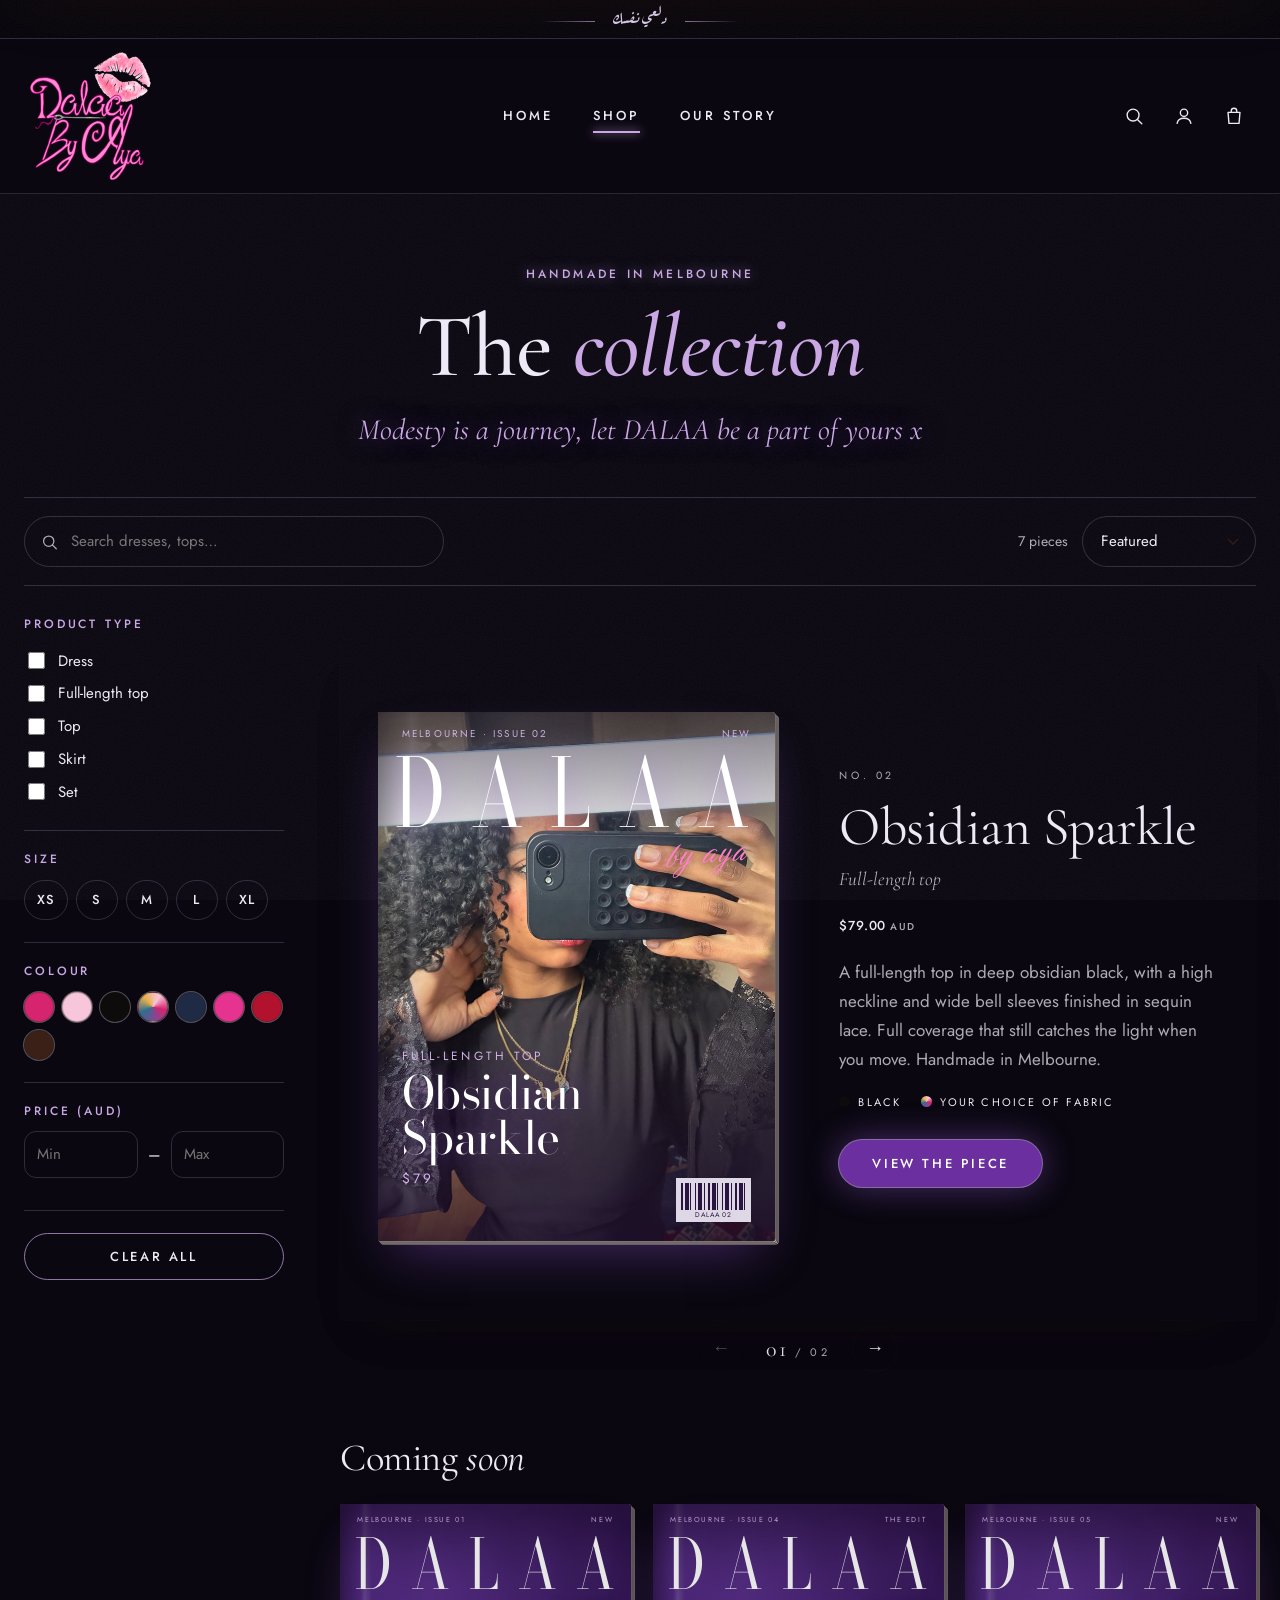
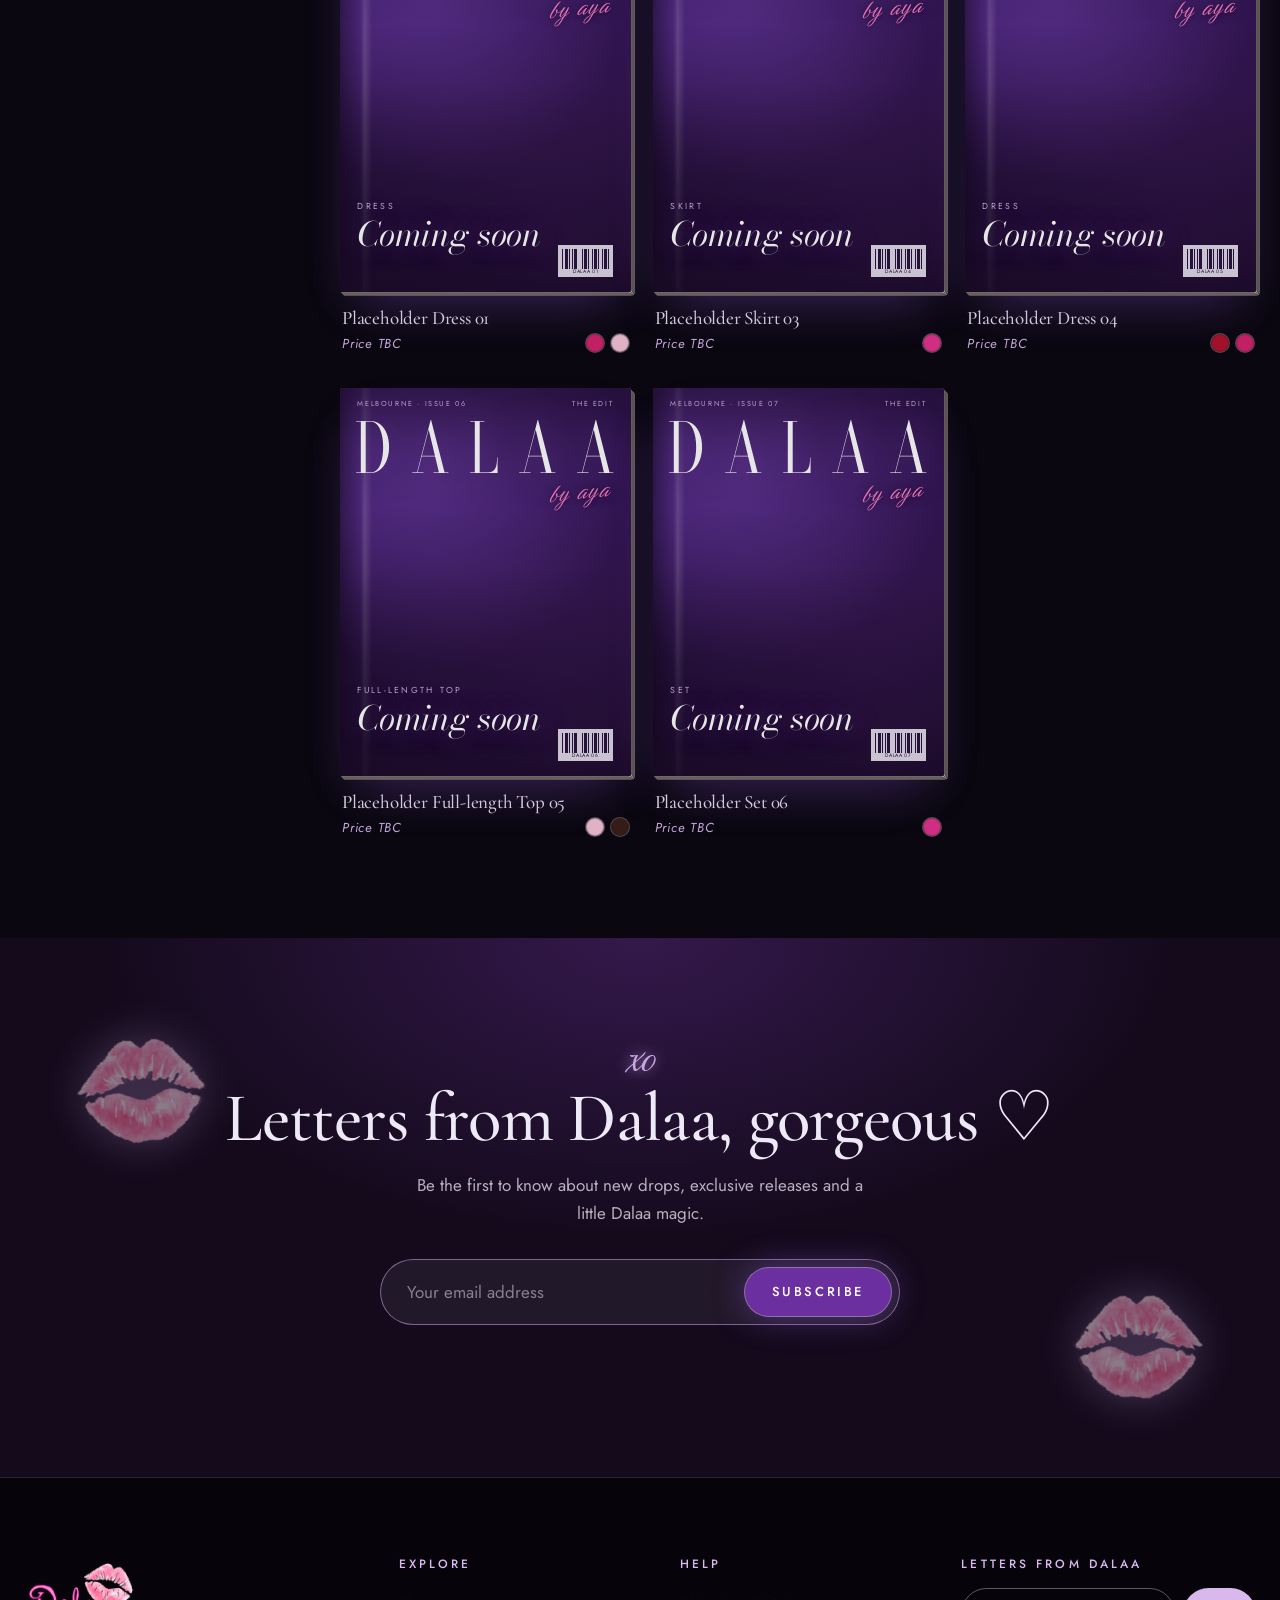
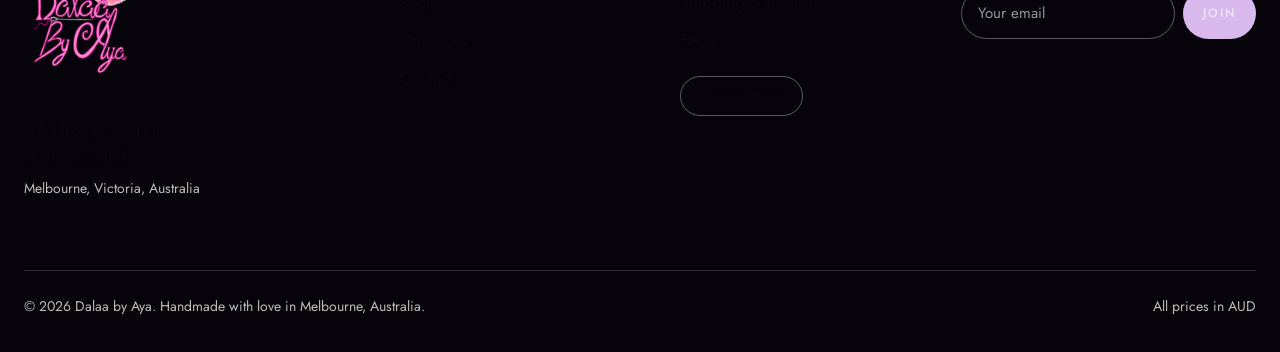
<file: shop.html>
<!doctype html>
<html lang="en-AU" class="no-js">
<head>
<meta charset="utf-8">
<script>try{if(sessionStorage.getItem("dalaaCut")&&!(window.matchMedia&&matchMedia("(prefers-reduced-motion:reduce)").matches))document.documentElement.className+=" cut-wait"}catch(e){}</script>
<meta name="viewport" content="width=device-width,initial-scale=1">
<title>Shop the Collection | Dalaa by Aya</title>
<meta name="description" content="Browse handmade modest dresses, full-length tops and more from Dalaa by Aya, Melbourne. Filter by size, colour, price and type.">
<meta property="og:title" content="Shop the Collection | Dalaa by Aya">
<meta property="og:description" content="Browse handmade modest dresses, full-length tops and more from Dalaa by Aya, Melbourne. Filter by size, colour, price and type.">
<meta property="og:type" content="website">
<meta property="og:url" content="https://dalaabyaya.com/shop.html">
<meta property="og:image" content="https://dalaabyaya.com/assets/img/logo-pink.png">
<link rel="canonical" href="https://dalaabyaya.com/shop.html">
<meta name="theme-color" content="#140A1C">
<link rel="icon" type="image/png" href="assets/img/favicon.png">
<link rel="preconnect" href="https://fonts.googleapis.com">
<link rel="preconnect" href="https://fonts.gstatic.com" crossorigin>
<link rel="stylesheet" href="https://fonts.googleapis.com/css2?family=Aref+Ruqaa:wght@400;700&family=Birthstone&family=Bodoni+Moda:ital,wght@0,400;0,600;1,400&family=Cormorant+Garamond:ital,wght@0,400;0,500;0,600;1,400;1,500&family=Jost:wght@400;500&display=swap">
<link rel="stylesheet" href="css/main.css?v=48f4ce8a">
<link rel="stylesheet" href="css/story.css?v=11771f35">
<script>(function(){var d=document.documentElement;d.classList.add("story-ready");if(window.matchMedia&&window.matchMedia("(prefers-reduced-motion: reduce)").matches)d.classList.add("story-calm");setTimeout(function(){if(!window.__storyOK)d.classList.remove("story-ready")},3500)})()</script>
<link rel="stylesheet" href="css/home.css?v=673ab3f3">
</head>
<body class="story-dark home-dark">
<a class="skip" href="#main">Skip to content</a>
<div class="announce" id="announce" role="region" aria-label="Announcement"><span class="arabic" lang="ar" dir="rtl">دلعي نفسك</span></div>
<header class="header">
  <div class="wrap">
    <button class="icon-btn menu-btn" id="menu-btn" aria-label="Open menu" aria-expanded="false" aria-controls="nav"><svg viewBox="0 0 24 24" aria-hidden="true"><path d="M4 8h16M4 16h16"/></svg></button>
    <a class="brand" href="index.html" aria-label="Dalaa by Aya, home"><img src="assets/img/logo-story-sm.png" alt="Dalaa by Aya" width="132" height="140"></a>
    <nav class="nav" id="nav" aria-label="Main">
      <button class="icon-btn nav-close" id="nav-close" aria-label="Close menu"><svg viewBox="0 0 24 24" aria-hidden="true"><path d="M6 6l12 12M18 6L6 18"/></svg></button>
      <a href="index.html">Home</a><a href="shop.html">Shop</a><a href="story.html">Our Story</a>
    </nav>
    <div class="icons">
      <button class="icon-btn" data-open="search" aria-label="Search"><svg viewBox="0 0 24 24" aria-hidden="true"><circle cx="11" cy="11" r="6.5"/><path d="M16 16l4.5 4.5"/></svg></button>
      <div style="position:relative">
        <button class="icon-btn" data-open="account" aria-label="Account" aria-expanded="false"><svg viewBox="0 0 24 24" aria-hidden="true"><circle cx="12" cy="8.5" r="4"/><path d="M4.5 20c.6-3.6 3.7-5.5 7.5-5.5s6.9 1.9 7.5 5.5"/></svg></button>
        <div class="pop" id="account-pop" role="dialog" aria-label="Account"><span class="script">Hello, gorgeous</span>
          Customer accounts switch on when the store goes live. Until then you can shop as a guest, or <a class="link-u" style="font-size:11px" href="info.html#contact">get in touch</a> about an order.</div>
      </div>
      <button class="icon-btn" data-open="cart" aria-label="Open shopping bag"><svg viewBox="0 0 24 24" aria-hidden="true"><path d="M5.5 8h13l-1 12h-11z"/><path d="M9 8V6.5a3 3 0 016 0V8"/></svg><span class="count" data-cart-count data-n="0">0</span></button>
    </div>
  </div>
</header>

<main id="main">
<section class="page-head wrap">
  <span class="eyebrow">Handmade in Melbourne</span>
  <h1 style="margin-top:14px">The <em>collection</em></h1>
  <p class="page-quote">Modesty is a journey, let DALAA be a part of yours x</p>
</section>
<div class="wrap">
  <div class="toolbar">
    <div class="search-field"><svg viewBox="0 0 24 24" aria-hidden="true"><circle cx="11" cy="11" r="6.5"/><path d="M16 16l4.5 4.5"/></svg><label class="sr-only" for="shop-q">Search products</label><input id="shop-q" type="search" placeholder="Search dresses, tops…" autocomplete="off"></div>
    <button class="btn btn-ghost filter-toggle" id="filter-open" style="padding:13px 22px">Filter<span id="filter-n"></span></button>
    <div class="tb-right"><span class="result-count" id="shop-count" aria-live="polite"></span>
      <label class="sr-only" for="shop-sort">Sort by</label>
      <select class="select" id="shop-sort"><option value="featured">Featured</option><option value="new">New arrivals</option><option value="best">Bestsellers</option><option value="low">Price: low to high</option><option value="high">Price: high to low</option><option value="az">Name: A–Z</option></select></div>
  </div>
  <div class="shop-layout">
    <aside class="filters" id="filters" aria-label="Filters">
      <div class="filter-close"><h3>Filters</h3><button class="icon-btn" id="filter-close" aria-label="Close filters"><svg viewBox="0 0 24 24" aria-hidden="true"><path d="M6 6l12 12M18 6L6 18"/></svg></button></div>
      <div class="fgroup"><h3>Product type</h3><div id="f-type"></div></div>
      <div class="fgroup"><h3>Size</h3><div class="fopts" id="f-size"></div></div>
      <div class="fgroup"><h3>Colour</h3><div class="fopts" id="f-color"></div></div>
      <div class="fgroup"><h3>Price (AUD)</h3><div class="price-row"><label class="sr-only" for="pmin">Minimum price</label><input id="pmin" type="number" min="0" placeholder="Min"><span>–</span><label class="sr-only" for="pmax">Maximum price</label><input id="pmax" type="number" min="0" placeholder="Max"></div><p class="fnote" id="f-price-note"></p></div>
      <button class="btn btn-ghost" style="width:100%" data-clear>Clear all</button>
    </aside>
    <div><div class="chips" id="shop-chips"></div><div id="shop-grid"></div></div>
  </div>
</div>
<div style="height:100px"></div>

<section class="news" aria-labelledby="news-h">
  <img class="kiss-l" src="assets/img/kiss.png" alt="" loading="lazy"><img class="kiss-r" src="assets/img/kiss.png" alt="" loading="lazy">
  <div class="wrap rv">
    <span class="script" style="font-size:48px;display:block">xo</span>
    <h2 id="news-h">Letters from Dalaa, gorgeous ♡</h2>
    <p>Be the first to know about new drops, exclusive releases and a little Dalaa magic.</p>
    <div><form class="nform" data-newsletter novalidate><label class="sr-only" for="nl-email">Email address</label><input id="nl-email" type="email" name="email" placeholder="Your email address" autocomplete="email"><button class="btn btn-primary" type="submit">Subscribe</button></form>
    <p class="form-msg" role="status" aria-live="polite"></p></div>
  </div>
</section>

</main>

<footer class="footer">
  <div class="wrap">
    <div class="cols">
      <div>
        <span class="logo-card"><img src="assets/img/logo-story-sm.png" alt="Dalaa by Aya" loading="lazy"></span>
        <p class="tagline">Modesty at your own accord.</p>
        <p style="font-size:14px;color:rgba(255,248,241,.75)" data-loc>Melbourne, Victoria, Australia</p>
      </div>
      <div><h4>Explore</h4><ul><li><a href="shop.html">Shop</a></li><li><a href="story.html">Our Story</a></li><li><a href="info.html#contact">Contact</a></li></ul></div>
      <div><h4>Help</h4><ul><li><a href="info.html#shipping">Shipping &amp; Returns</a></li><li><a href="info.html#faqs">FAQs</a></li></ul>
        <div class="social" style="margin-top:22px"><a data-social="instagram" href="#" rel="noopener" target="_blank">Instagram</a></div></div>
      <div><h4>Letters from Dalaa</h4>
        <form class="nform-s" data-newsletter novalidate><label class="sr-only" for="fn-email">Email address</label><input id="fn-email" type="email" name="email" placeholder="Your email" autocomplete="email"><button type="submit">Join</button></form>
        <p class="form-msg" role="status" aria-live="polite"></p></div>
    </div>
    <div class="base"><span>© 2026 Dalaa by Aya. Handmade with love in Melbourne, Australia.</span><span>All prices in AUD</span></div>
  </div>
</footer>
<script src="data/settings.js?v=f15da992"></script>
<script src="data/products.js?v=728a0661"></script>
<script src="js/cut.js?v=a59a7cea"></script>
<script src="js/app.js?v=df886d1f"></script>

<script src="js/shop.js?v=3e0f4954"></script>

<div class="scrim" id="scrim"></div>
<aside class="drawer" id="cart" aria-hidden="true" aria-label="Shopping bag">
  <header><h2>Your bag</h2><button class="icon-btn" data-close aria-label="Close bag"><svg viewBox="0 0 24 24" aria-hidden="true"><path d="M6 6l12 12M18 6L6 18"/></svg></button></header>
  <div class="body" id="cart-body"></div>
  <footer id="cart-foot" hidden>
    <div class="sub"><span>Subtotal</span><strong id="cart-sub">—</strong></div>
    <p class="note" id="cart-note"></p>
    <p class="notice" id="cart-notice" hidden></p>
    <button class="btn btn-primary" id="checkout-btn" disabled>Checkout opens soon</button>
  </footer>
</aside>
<div class="search-panel" id="search" aria-hidden="true" role="dialog" aria-label="Search">
  <div class="wrap">
    <form id="search-form" class="big" role="search"><label class="sr-only" for="search-input">Search the collection</label>
      <input id="search-input" type="search" placeholder="Search the collection…" autocomplete="off">
      <button class="icon-btn" type="button" data-close aria-label="Close search"><svg viewBox="0 0 24 24" aria-hidden="true"><path d="M6 6l12 12M18 6L6 18"/></svg></button></form>
    <div class="sresults" id="search-results"></div>
  </div>
</div>
<div class="modal" id="sizeguide" aria-hidden="true" role="dialog" aria-label="Size guide">
  <button class="icon-btn x" data-close aria-label="Close size guide"><svg viewBox="0 0 24 24" aria-hidden="true"><path d="M6 6l12 12M18 6L6 18"/></svg></button>
  <h2>Size guide</h2><div id="sg-body"></div>
</div>
<div class="toast" id="toast" role="status" aria-live="polite"></div>

</body></html>
</file>
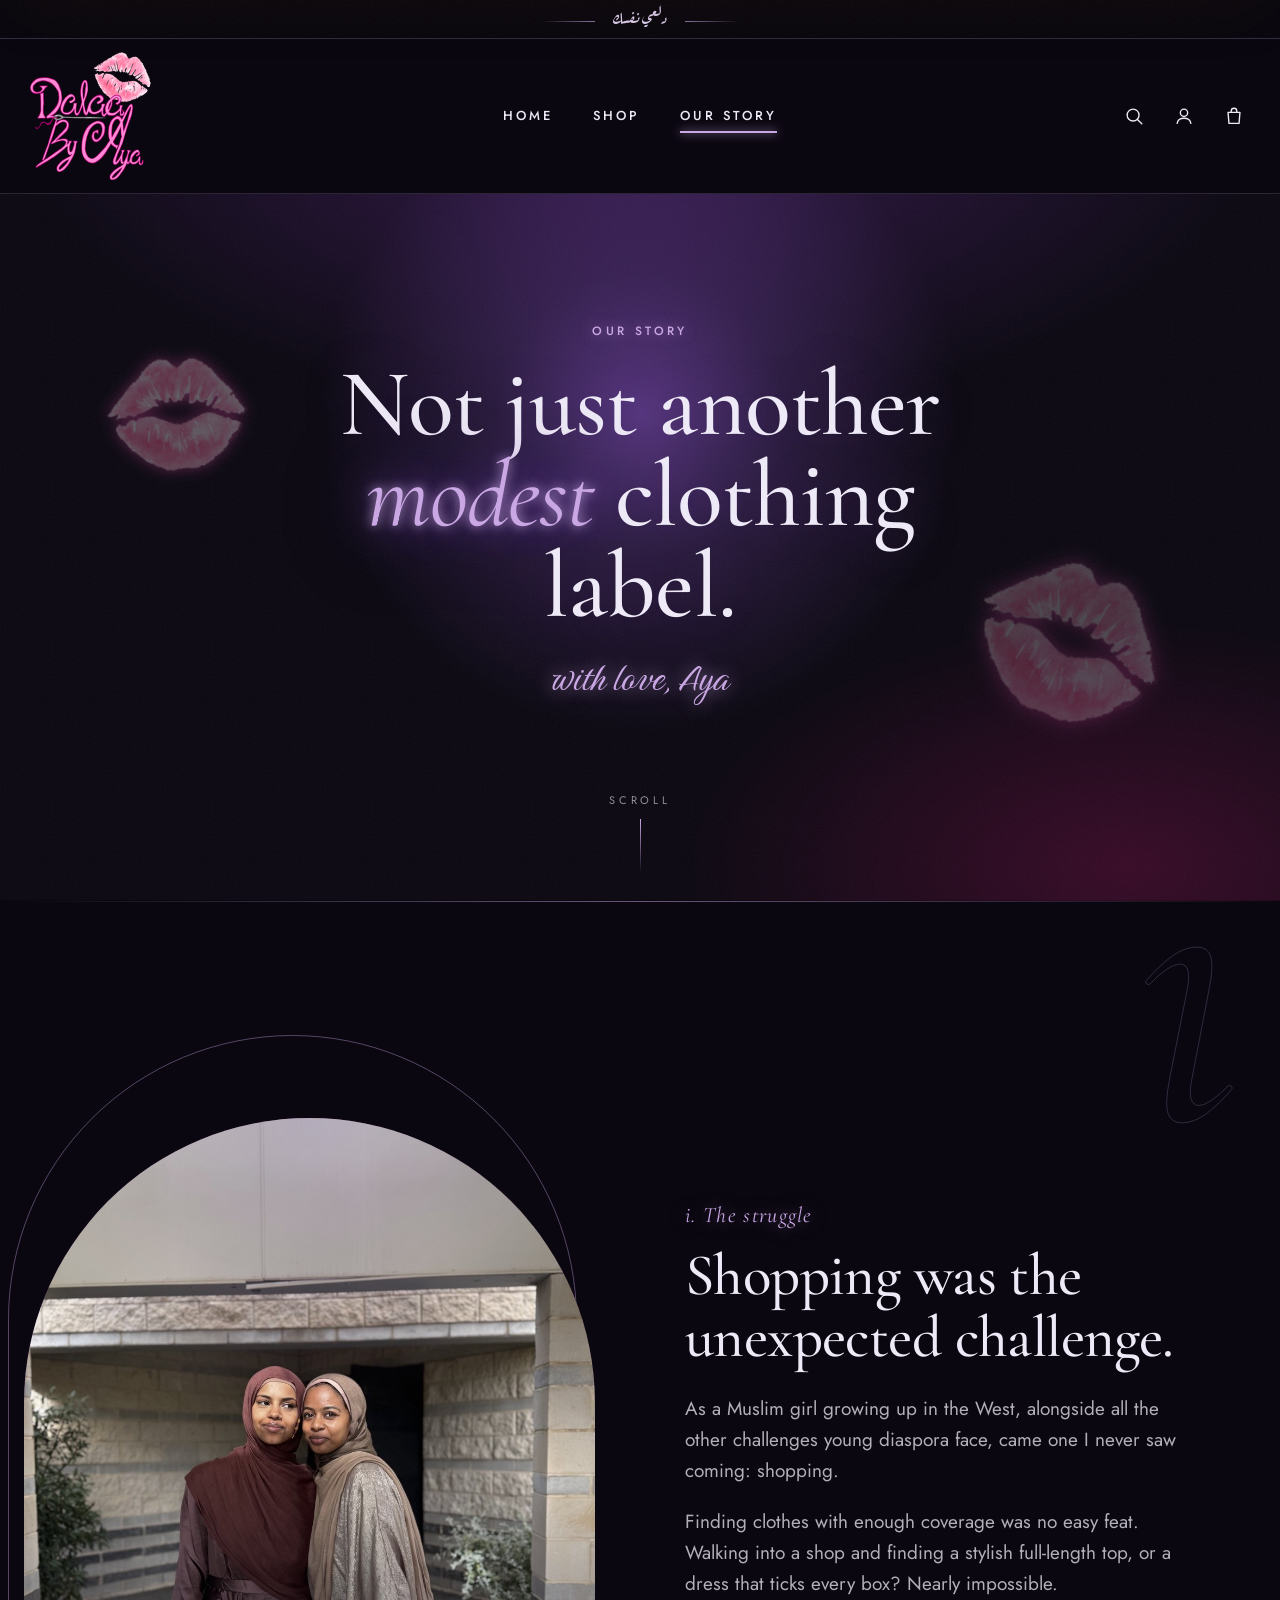
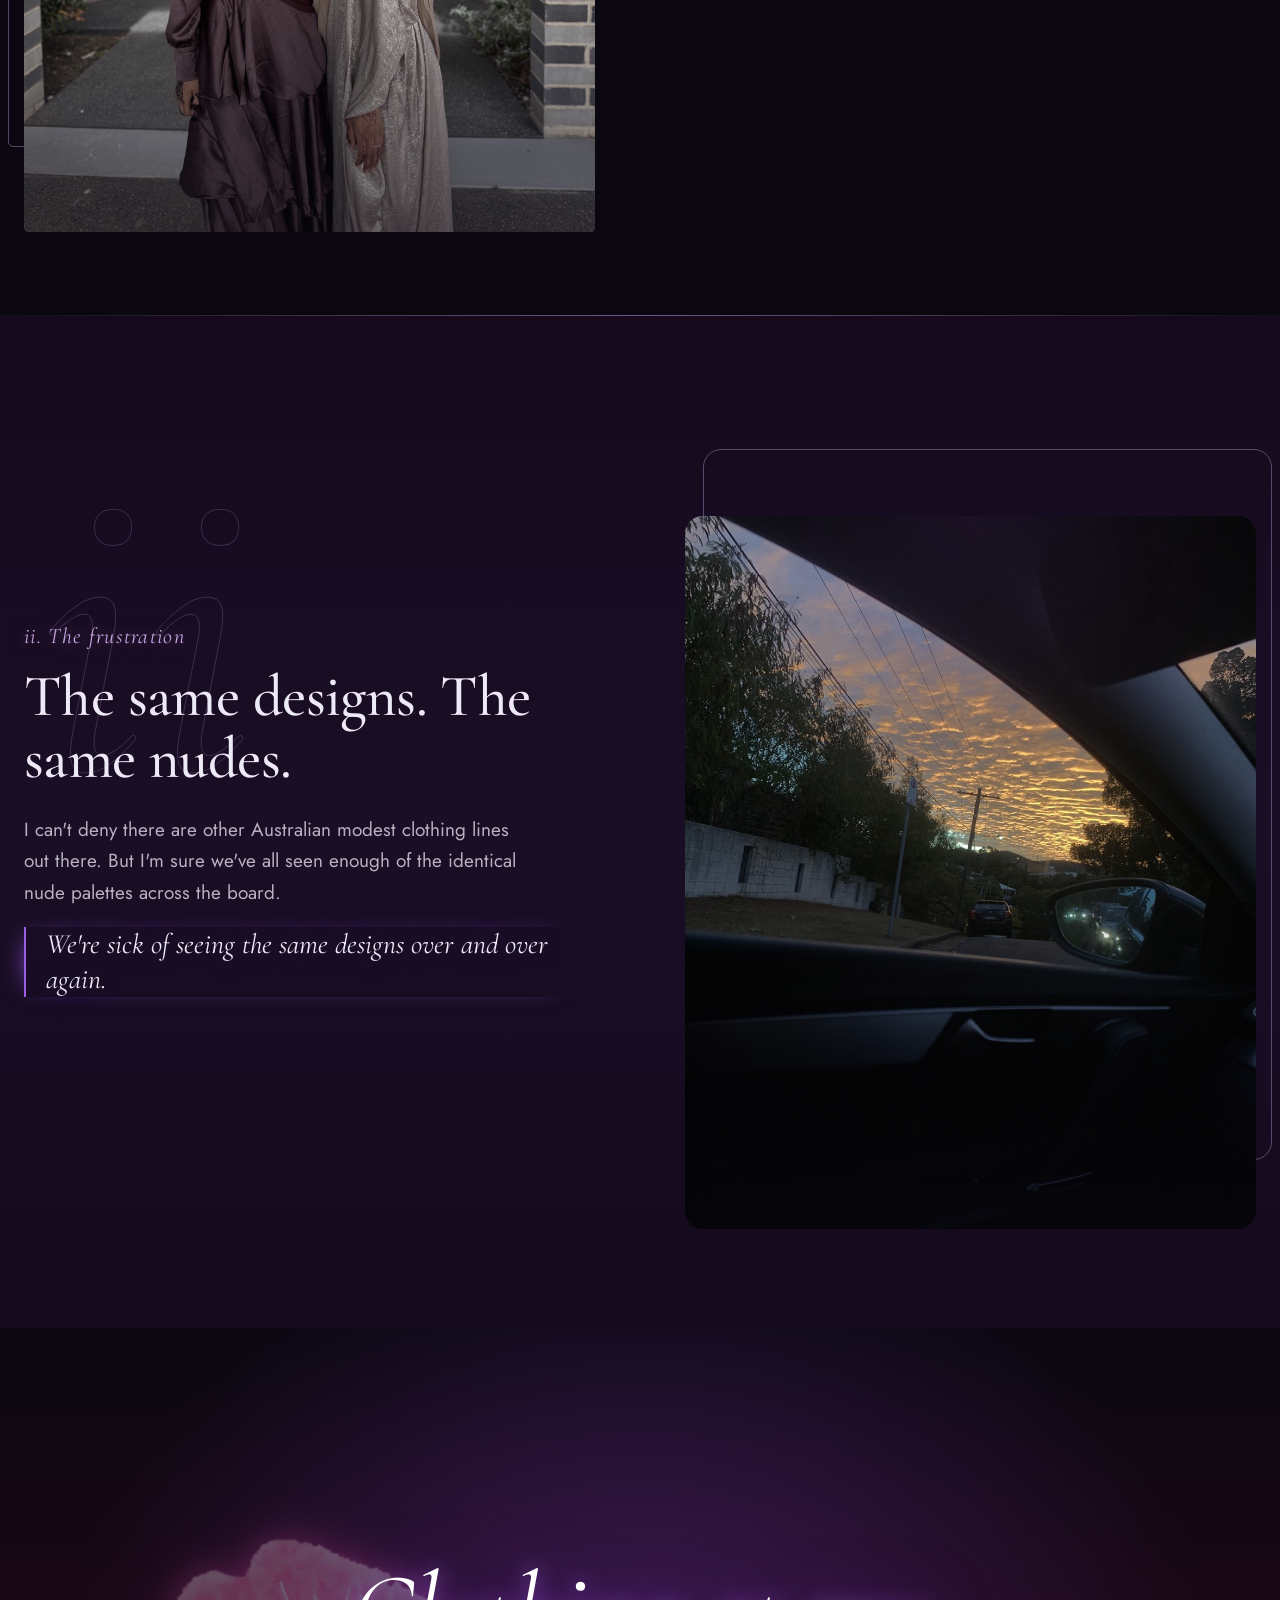
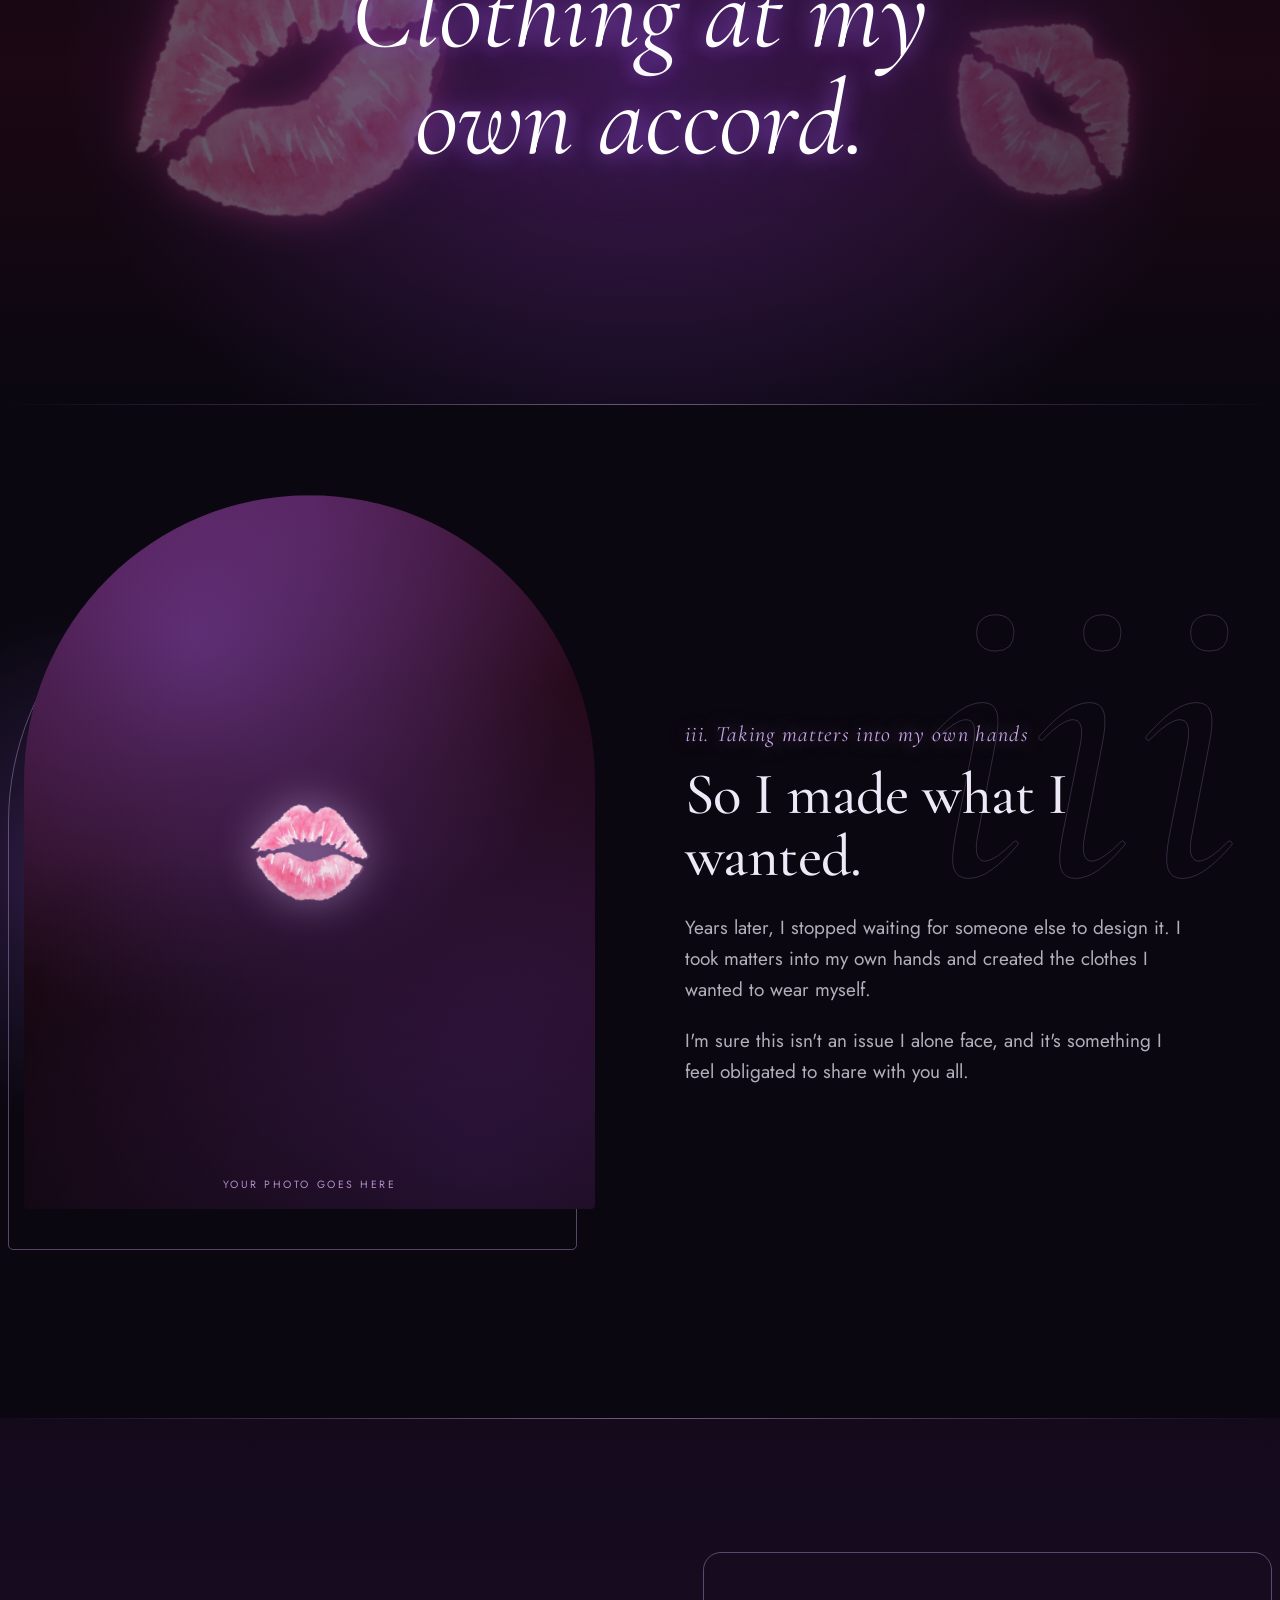
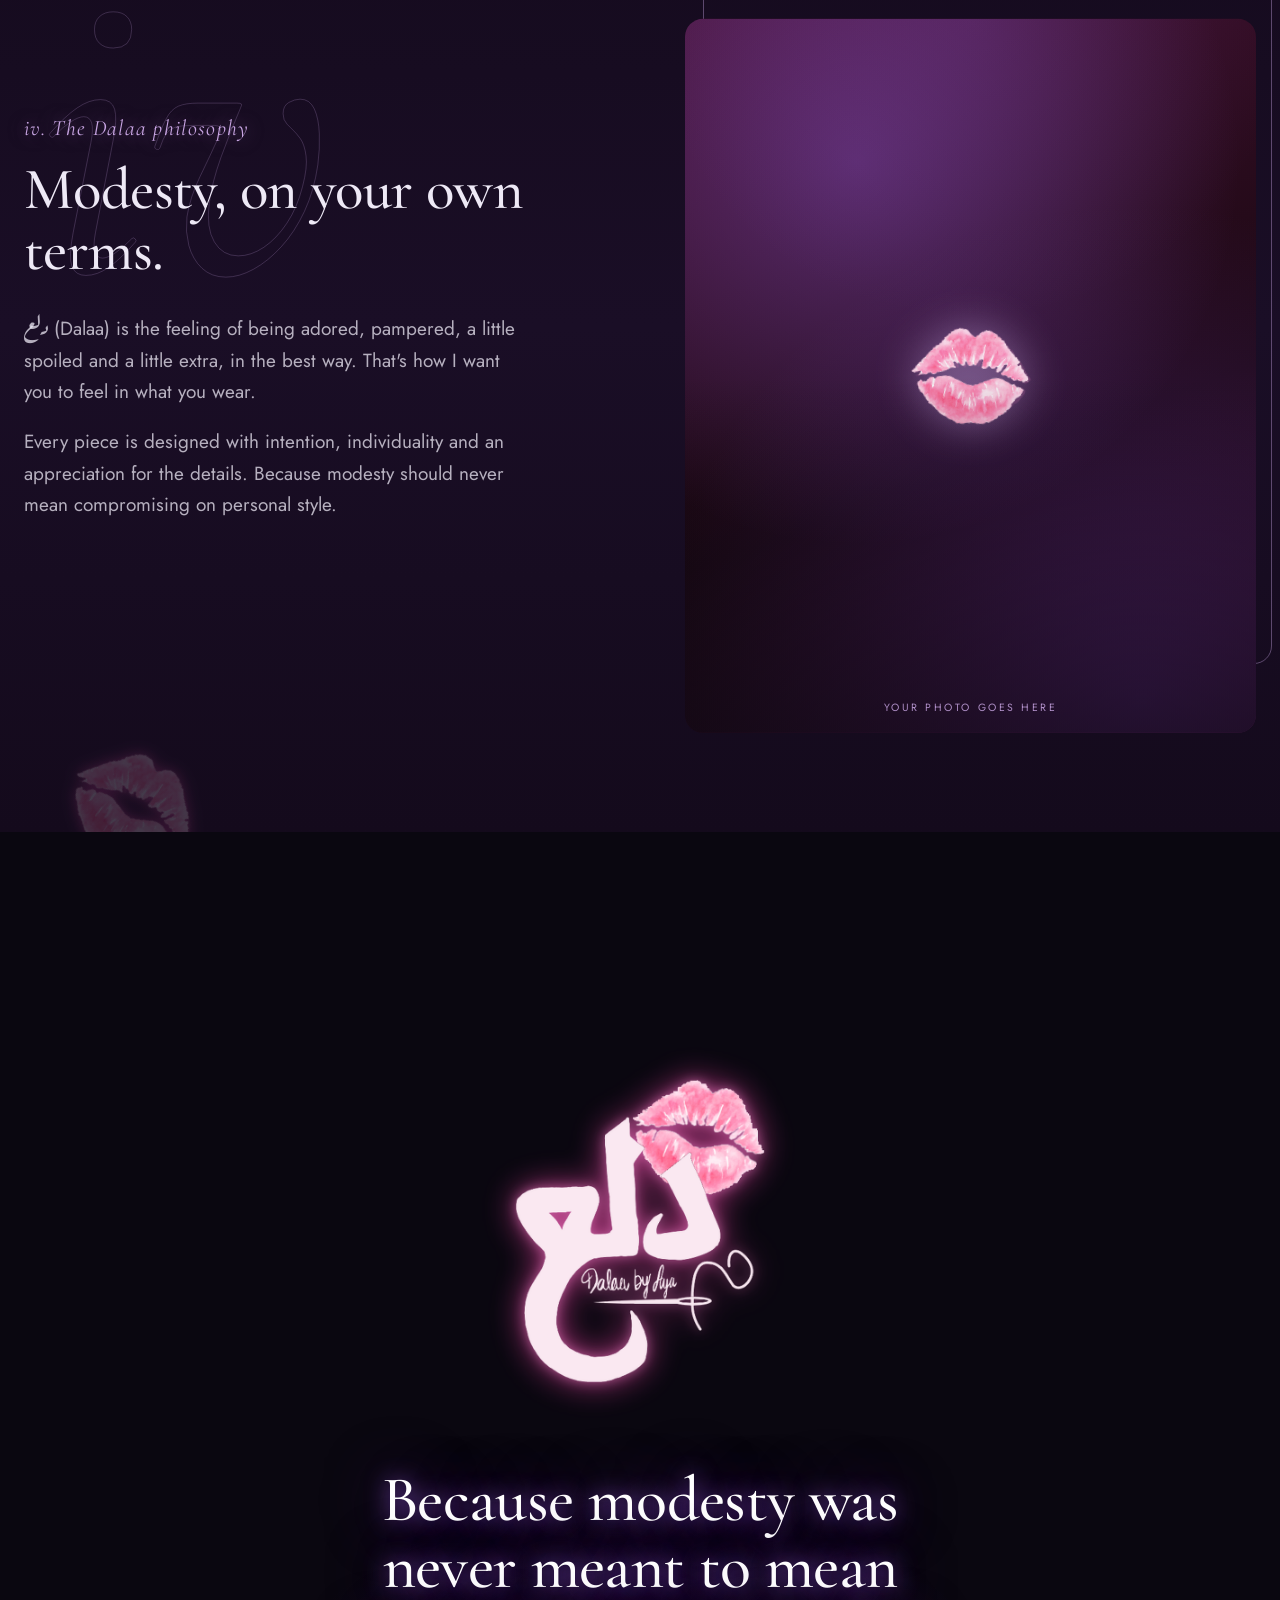
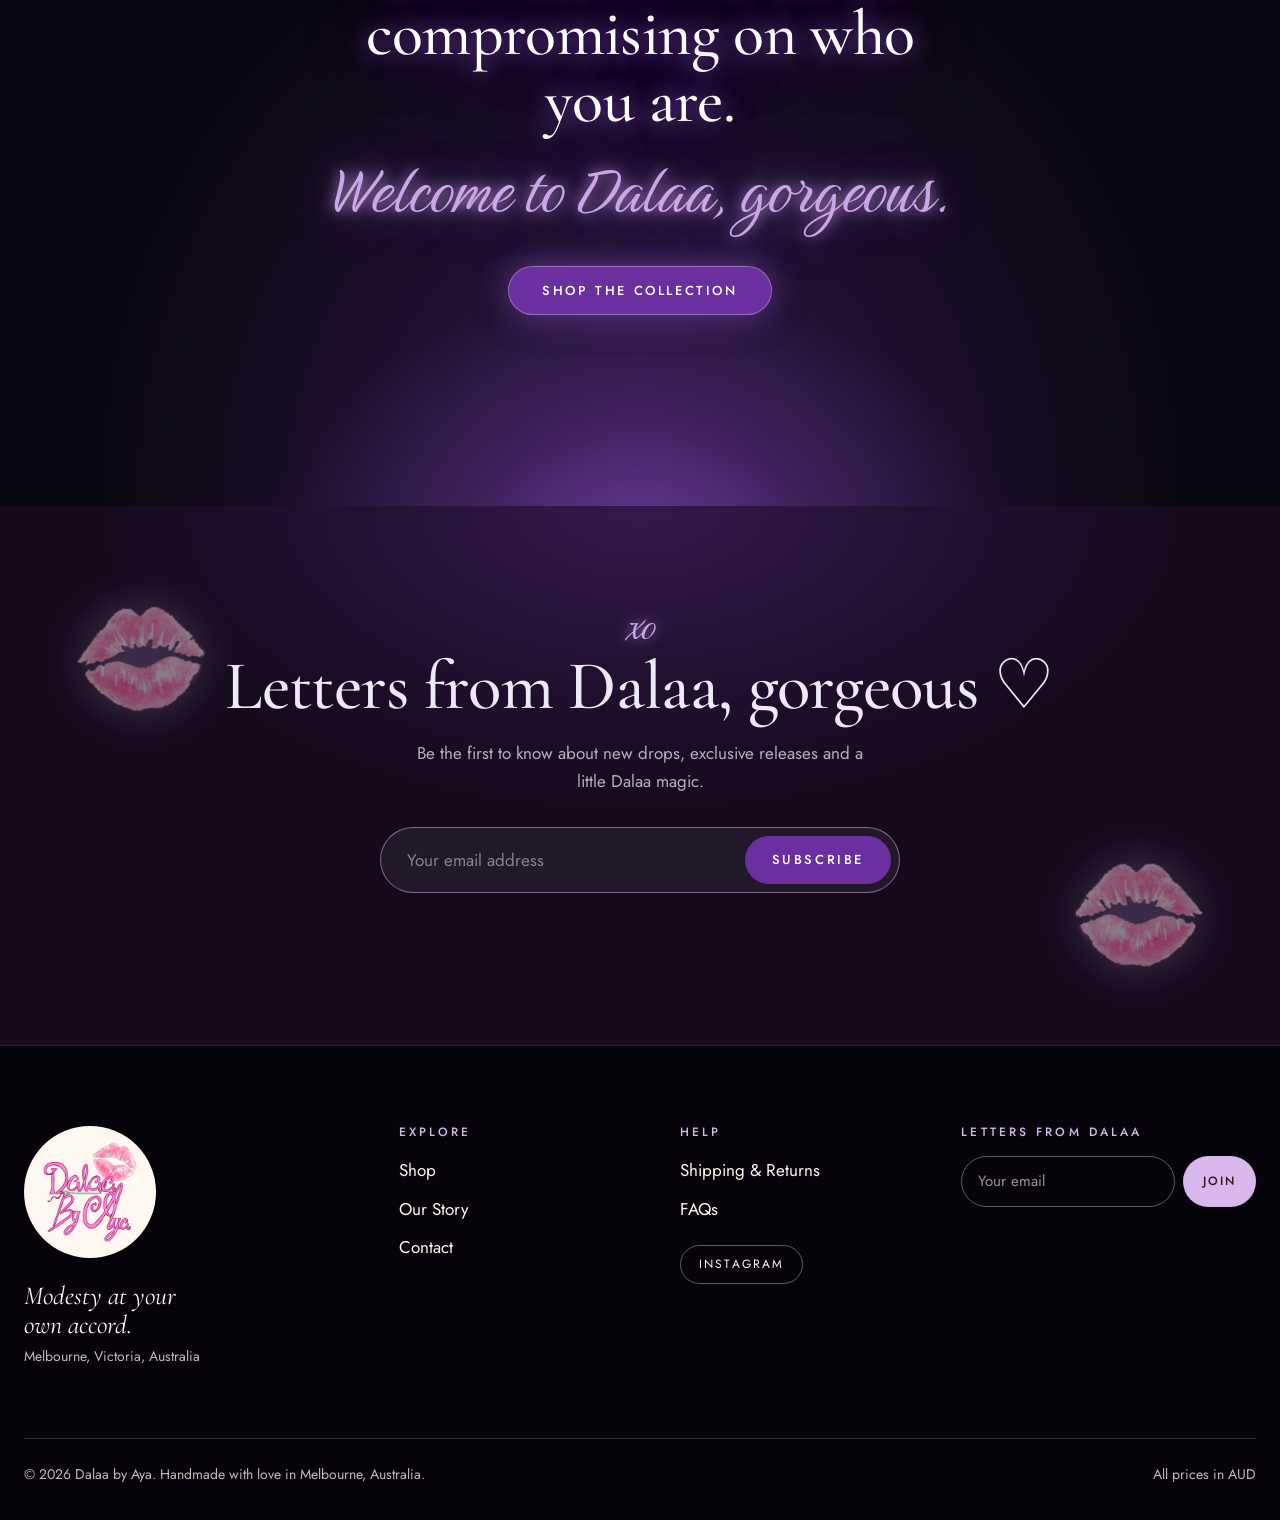
<file: story.html>
<!doctype html>
<html lang="en-AU" class="no-js">
<head>
<meta charset="utf-8">
<script>try{if(sessionStorage.getItem("dalaaCut")&&!(window.matchMedia&&matchMedia("(prefers-reduced-motion:reduce)").matches))document.documentElement.className+=" cut-wait"}catch(e){}</script>
<meta name="viewport" content="width=device-width,initial-scale=1">
<title>Our Story | Dalaa by Aya</title>
<meta name="description" content="Dalaa by Aya started with a wardrobe problem: stylish, full-coverage clothes that weren't beige. Read why Aya started making what she wanted to wear.">
<meta property="og:title" content="Our Story | Dalaa by Aya">
<meta property="og:description" content="Dalaa by Aya started with a wardrobe problem: stylish, full-coverage clothes that weren't beige. Read why Aya started making what she wanted to wear.">
<meta property="og:type" content="website">
<meta property="og:url" content="https://dalaabyaya.com/story.html">
<meta property="og:image" content="https://dalaabyaya.com/assets/img/logo-pink.png">
<link rel="canonical" href="https://dalaabyaya.com/story.html">
<meta name="theme-color" content="#140A1C">
<link rel="icon" type="image/png" href="assets/img/favicon.png">
<link rel="preconnect" href="https://fonts.googleapis.com">
<link rel="preconnect" href="https://fonts.gstatic.com" crossorigin>
<link rel="stylesheet" href="https://fonts.googleapis.com/css2?family=Aref+Ruqaa:wght@400;700&family=Birthstone&family=Bodoni+Moda:ital,wght@0,400;0,600;1,400&family=Cormorant+Garamond:ital,wght@0,400;0,500;0,600;1,400;1,500&family=Jost:wght@400;500&display=swap">
<link rel="stylesheet" href="css/main.css?v=48f4ce8a">
<link rel="stylesheet" href="css/story.css?v=11771f35">
<script>(function(){var d=document.documentElement;d.classList.add("story-ready");if(window.matchMedia&&window.matchMedia("(prefers-reduced-motion: reduce)").matches)d.classList.add("story-calm");setTimeout(function(){if(!window.__storyOK)d.classList.remove("story-ready")},3500)})()</script>
</head>
<body class="story-dark">
<a class="skip" href="#main">Skip to content</a>
<div class="announce" id="announce" role="region" aria-label="Announcement"><span class="arabic" lang="ar" dir="rtl">دلعي نفسك</span></div>
<header class="header">
  <div class="wrap">
    <button class="icon-btn menu-btn" id="menu-btn" aria-label="Open menu" aria-expanded="false" aria-controls="nav"><svg viewBox="0 0 24 24" aria-hidden="true"><path d="M4 8h16M4 16h16"/></svg></button>
    <a class="brand" href="index.html" aria-label="Dalaa by Aya, home"><img src="assets/img/logo-story-sm.png" alt="Dalaa by Aya" width="132" height="140"></a>
    <nav class="nav" id="nav" aria-label="Main">
      <button class="icon-btn nav-close" id="nav-close" aria-label="Close menu"><svg viewBox="0 0 24 24" aria-hidden="true"><path d="M6 6l12 12M18 6L6 18"/></svg></button>
      <a href="index.html">Home</a><a href="shop.html">Shop</a><a href="story.html">Our Story</a>
    </nav>
    <div class="icons">
      <button class="icon-btn" data-open="search" aria-label="Search"><svg viewBox="0 0 24 24" aria-hidden="true"><circle cx="11" cy="11" r="6.5"/><path d="M16 16l4.5 4.5"/></svg></button>
      <div style="position:relative">
        <button class="icon-btn" data-open="account" aria-label="Account" aria-expanded="false"><svg viewBox="0 0 24 24" aria-hidden="true"><circle cx="12" cy="8.5" r="4"/><path d="M4.5 20c.6-3.6 3.7-5.5 7.5-5.5s6.9 1.9 7.5 5.5"/></svg></button>
        <div class="pop" id="account-pop" role="dialog" aria-label="Account"><span class="script">Hello, gorgeous</span>
          Customer accounts switch on when the store goes live. Until then you can shop as a guest, or <a class="link-u" style="font-size:11px" href="info.html#contact">get in touch</a> about an order.</div>
      </div>
      <button class="icon-btn" data-open="cart" aria-label="Open shopping bag"><svg viewBox="0 0 24 24" aria-hidden="true"><path d="M5.5 8h13l-1 12h-11z"/><path d="M9 8V6.5a3 3 0 016 0V8"/></svg><span class="count" data-cart-count data-n="0">0</span></button>
    </div>
  </div>
</header>

<div class="thread" aria-hidden="true"><i></i></div>
<div class="spot" aria-hidden="true"></div>
<main id="main">
<section class="story-hero">
  <div class="glow g1" aria-hidden="true"></div>
  <i class="spark" style="left:61%;top:77%;--s:4px;--t:4.6s;--dl:4.3s"></i><i class="spark" style="left:28%;top:29%;--s:4px;--t:5.2s;--dl:4.0s"></i><i class="spark" style="left:16%;top:63%;--s:3px;--t:3.5s;--dl:2.7s"></i><i class="spark" style="left:92%;top:87%;--s:2px;--t:5.1s;--dl:2.0s"></i><i class="spark" style="left:61%;top:89%;--s:3px;--t:5.2s;--dl:4.2s"></i><i class="spark" style="left:12%;top:13%;--s:2px;--t:3.7s;--dl:1.2s"></i><i class="spark" style="left:7%;top:65%;--s:3px;--t:4.5s;--dl:4.2s"></i><i class="spark" style="left:70%;top:35%;--s:3px;--t:4.7s;--dl:3.3s"></i><i class="spark" style="left:62%;top:89%;--s:3px;--t:4.4s;--dl:2.8s"></i><i class="spark" style="left:14%;top:38%;--s:3px;--t:5.7s;--dl:2.6s"></i><i class="spark" style="left:7%;top:14%;--s:2px;--t:4.4s;--dl:4.2s"></i><i class="spark" style="left:53%;top:14%;--s:2px;--t:6.0s;--dl:0.0s"></i><i class="spark" style="left:30%;top:12%;--s:4px;--t:4.3s;--dl:3.5s"></i><i class="spark" style="left:57%;top:15%;--s:3px;--t:5.7s;--dl:1.3s"></i><i class="spark" style="left:15%;top:45%;--s:3px;--t:3.1s;--dl:2.1s"></i><i class="spark" style="left:19%;top:23%;--s:3px;--t:5.5s;--dl:0.1s"></i><i class="spark" style="left:63%;top:68%;--s:3px;--t:5.4s;--dl:0.9s"></i><i class="spark" style="left:69%;top:30%;--s:3px;--t:4.5s;--dl:1.9s"></i><i class="spark" style="left:54%;top:59%;--s:3px;--t:3.0s;--dl:4.3s"></i><i class="spark" style="left:79%;top:44%;--s:2px;--t:3.7s;--dl:2.0s"></i><i class="spark" style="left:81%;top:88%;--s:2px;--t:3.1s;--dl:0.7s"></i><i class="spark" style="left:60%;top:39%;--s:2px;--t:5.7s;--dl:1.6s"></i>
  <span class="drift d-hero-a" data-speed="0.16" data-rot="30" aria-hidden="true" style=""><img src="assets/img/kiss-glow.png" alt="" style="--r0:-18deg;--o:0.34"></span>
  <span class="drift d-hero-b" data-speed="-0.12" data-rot="-24" aria-hidden="true" style=""><img src="assets/img/kiss-glow.png" alt="" style="--r0:16deg;--o:0.26"></span>
  <div class="wrap">
    <span class="eyebrow sx">Our story</span>
    <h1 class="sx split"><span class="w" style="--i:0"><span>Not</span></span> <span class="w" style="--i:1"><span>just</span></span> <span class="w" style="--i:2"><span>another</span></span> <em class="w" style="--i:3"><span>modest</span></em> <span class="w" style="--i:4"><span>clothing</span></span> <span class="w" style="--i:5"><span>label.</span></span></h1>
    <p class="script byline sx" style="--d:5;font-size:44px">with love, Aya</p>
  </div>
  <div class="cue" aria-hidden="true"><span>scroll</span><i></i></div>
</section>

<section class="chapter">
  <span class="ghost" data-speed="-0.14" aria-hidden="true">i</span>
  <div class="wrap">
    <div class="vis sx"><div class="ph arch" data-slot="storyStruggle" data-alt="Aya"><img class="ph-kiss" src="assets/img/kiss.png" alt=""><span class="ph-label">Your photo goes here</span></div></div>
    <div><span class="num sx">i. The struggle</span><h2 class="sx split"><span class="w" style="--i:0"><span>Shopping</span></span> <span class="w" style="--i:1"><span>was</span></span> <span class="w" style="--i:2"><span>the</span></span> <span class="w" style="--i:3"><span>unexpected</span></span> <span class="w" style="--i:4"><span>challenge.</span></span></h2>
      <p class="sx" style="--d:2">As a Muslim girl growing up in the West, alongside all the other challenges young diaspora face, came one I never saw coming: shopping.</p>
      <p class="sx" style="--d:3">Finding clothes with enough coverage was no easy feat. Walking into a shop and finding a stylish full-length top, or a dress that ticks every box? Nearly impossible.</p></div>
  </div>
</section>

<section class="chapter alt flip">
  <span class="ghost" data-speed="-0.14" aria-hidden="true">ii</span>
  <span class="drift d-ch2" data-speed="0.2" data-rot="50" aria-hidden="true" style=""><img src="assets/img/kiss-glow.png" alt="" style="--r0:12deg;--o:0.2"></span>
  <div class="wrap">
    <div class="vis sx"><div class="ph t-cream" data-slot="storyFrustration" data-alt="A Dalaa piece"><img class="ph-kiss" src="assets/img/kiss.png" alt=""><span class="ph-label">Your photo goes here</span></div></div>
    <div><span class="num sx">ii. The frustration</span><h2 class="sx split"><span class="w" style="--i:0"><span>The</span></span> <span class="w" style="--i:1"><span>same</span></span> <span class="w" style="--i:2"><span>designs.</span></span> <span class="w" style="--i:3"><span>The</span></span> <span class="w" style="--i:4"><span>same</span></span> <span class="w" style="--i:5"><span>nudes.</span></span></h2>
      <p class="sx" style="--d:2">I can't deny there are other Australian modest clothing lines out there. But I'm sure we've all seen enough of the identical nude palettes across the board.</p>
      <p class="big sx" style="--d:3">We're sick of seeing the same designs over and over again.</p></div>
  </div>
</section>

<section class="pull">
  <span class="drift d-pull-a" data-speed="-0.14" data-rot="60" aria-hidden="true" style=""><img src="assets/img/kiss-glow.png" alt="" style="--r0:14deg;--o:0.3"></span>
  <span class="drift d-pull-b" data-speed="0.18" data-rot="-50" aria-hidden="true" style=""><img src="assets/img/kiss-glow.png" alt="" style="--r0:-12deg;--o:0.22"></span>
  <div class="wrap"><p class="lit">Clothing at my own accord.</p></div>
</section>

<section class="chapter">
  <span class="ghost" data-speed="-0.14" aria-hidden="true">iii</span>
  <div class="glow g3" aria-hidden="true"></div>
  <div class="wrap">
    <div class="vis sx"><div class="ph arch t-fuchsia" data-slot="storyHands" data-alt="Aya sewing"><img class="ph-kiss" src="assets/img/kiss.png" alt=""><span class="ph-label">Your photo goes here</span></div></div>
    <div><span class="num sx">iii. Taking matters into my own hands</span><h2 class="sx split"><span class="w" style="--i:0"><span>So</span></span> <span class="w" style="--i:1"><span>I</span></span> <span class="w" style="--i:2"><span>made</span></span> <span class="w" style="--i:3"><span>what</span></span> <span class="w" style="--i:4"><span>I</span></span> <span class="w" style="--i:5"><span>wanted.</span></span></h2>
      <p class="sx" style="--d:2">Years later, I stopped waiting for someone else to design it. I took matters into my own hands and created the clothes I wanted to wear myself.</p>
      <p class="sx" style="--d:3">I'm sure this isn't an issue I alone face, and it's something I feel obligated to share with you all.</p></div>
  </div>
</section>

<section class="chapter alt philosophy flip">
  <span class="ghost" data-speed="-0.14" aria-hidden="true">iv</span>
  <span class="drift d-ch4" data-speed="-0.18" data-rot="-40" aria-hidden="true" style=""><img src="assets/img/kiss-glow.png" alt="" style="--r0:-14deg;--o:0.2"></span>
  <div class="wrap">
    <div class="vis sx"><div class="ph t-hot" data-slot="storyPhilosophy" data-alt="A Dalaa piece"><img class="ph-kiss" src="assets/img/kiss.png" alt=""><span class="ph-label">Your photo goes here</span></div></div>
    <div><span class="num sx">iv. The Dalaa philosophy</span><h2 class="sx split"><span class="w" style="--i:0"><span>Modesty,</span></span> <span class="w" style="--i:1"><span>on</span></span> <span class="w" style="--i:2"><span>your</span></span> <span class="w" style="--i:3"><span>own</span></span> <span class="w" style="--i:4"><span>terms.</span></span></h2>
      <p class="sx" style="--d:2"><span class="arabic" style="font-size:1.2em">دلع</span> (Dalaa) is the feeling of being adored, pampered, a little spoiled and a little extra, in the best way. That's how I want you to feel in what you wear.</p>
      <p class="sx" style="--d:3">Every piece is designed with intention, individuality and an appreciation for the details. Because modesty should never mean compromising on personal style.</p></div>
  </div>
</section>

<section class="sign">
  <div class="glow g2" aria-hidden="true"></div>
  <div class="wrap">
    <span class="logo-ar sx"><img src="assets/img/logo-arabic-dark.png" alt="دلع, Dalaa by Aya, in Arabic calligraphy" width="800" height="920" loading="lazy"></span>
    <h2 class="lit">Because modesty was never meant to mean compromising on who you are.</h2>
    <span class="script welcome sx" style="--d:1">Welcome to Dalaa, gorgeous.</span>
    <div class="sx" style="--d:2"><a class="btn btn-primary btn-glow" href="shop.html">Shop the collection</a></div>
  </div>
</section>

<section class="news" aria-labelledby="news-h">
  <img class="kiss-l" src="assets/img/kiss.png" alt="" loading="lazy"><img class="kiss-r" src="assets/img/kiss.png" alt="" loading="lazy">
  <div class="wrap rv">
    <span class="script" style="font-size:48px;display:block">xo</span>
    <h2 id="news-h">Letters from Dalaa, gorgeous ♡</h2>
    <p>Be the first to know about new drops, exclusive releases and a little Dalaa magic.</p>
    <div><form class="nform" data-newsletter novalidate><label class="sr-only" for="nl-email">Email address</label><input id="nl-email" type="email" name="email" placeholder="Your email address" autocomplete="email"><button class="btn btn-primary" type="submit">Subscribe</button></form>
    <p class="form-msg" role="status" aria-live="polite"></p></div>
  </div>
</section>

</main>

<footer class="footer">
  <div class="wrap">
    <div class="cols">
      <div>
        <span class="logo-card"><img src="assets/img/logo-story-sm.png" alt="Dalaa by Aya" loading="lazy"></span>
        <p class="tagline">Modesty at your own accord.</p>
        <p style="font-size:14px;color:rgba(255,248,241,.75)" data-loc>Melbourne, Victoria, Australia</p>
      </div>
      <div><h4>Explore</h4><ul><li><a href="shop.html">Shop</a></li><li><a href="story.html">Our Story</a></li><li><a href="info.html#contact">Contact</a></li></ul></div>
      <div><h4>Help</h4><ul><li><a href="info.html#shipping">Shipping &amp; Returns</a></li><li><a href="info.html#faqs">FAQs</a></li></ul>
        <div class="social" style="margin-top:22px"><a data-social="instagram" href="#" rel="noopener" target="_blank">Instagram</a></div></div>
      <div><h4>Letters from Dalaa</h4>
        <form class="nform-s" data-newsletter novalidate><label class="sr-only" for="fn-email">Email address</label><input id="fn-email" type="email" name="email" placeholder="Your email" autocomplete="email"><button type="submit">Join</button></form>
        <p class="form-msg" role="status" aria-live="polite"></p></div>
    </div>
    <div class="base"><span>© 2026 Dalaa by Aya. Handmade with love in Melbourne, Australia.</span><span>All prices in AUD</span></div>
  </div>
</footer>
<script src="data/settings.js?v=f15da992"></script>
<script src="data/products.js?v=728a0661"></script>
<script src="js/cut.js?v=a59a7cea"></script>
<script src="js/app.js?v=df886d1f"></script>


<div class="scrim" id="scrim"></div>
<aside class="drawer" id="cart" aria-hidden="true" aria-label="Shopping bag">
  <header><h2>Your bag</h2><button class="icon-btn" data-close aria-label="Close bag"><svg viewBox="0 0 24 24" aria-hidden="true"><path d="M6 6l12 12M18 6L6 18"/></svg></button></header>
  <div class="body" id="cart-body"></div>
  <footer id="cart-foot" hidden>
    <div class="sub"><span>Subtotal</span><strong id="cart-sub">—</strong></div>
    <p class="note" id="cart-note"></p>
    <p class="notice" id="cart-notice" hidden></p>
    <button class="btn btn-primary" id="checkout-btn" disabled>Checkout opens soon</button>
  </footer>
</aside>
<div class="search-panel" id="search" aria-hidden="true" role="dialog" aria-label="Search">
  <div class="wrap">
    <form id="search-form" class="big" role="search"><label class="sr-only" for="search-input">Search the collection</label>
      <input id="search-input" type="search" placeholder="Search the collection…" autocomplete="off">
      <button class="icon-btn" type="button" data-close aria-label="Close search"><svg viewBox="0 0 24 24" aria-hidden="true"><path d="M6 6l12 12M18 6L6 18"/></svg></button></form>
    <div class="sresults" id="search-results"></div>
  </div>
</div>
<div class="modal" id="sizeguide" aria-hidden="true" role="dialog" aria-label="Size guide">
  <button class="icon-btn x" data-close aria-label="Close size guide"><svg viewBox="0 0 24 24" aria-hidden="true"><path d="M6 6l12 12M18 6L6 18"/></svg></button>
  <h2>Size guide</h2><div id="sg-body"></div>
</div>
<div class="toast" id="toast" role="status" aria-live="polite"></div>

<script src="js/story.js?v=01f16fe4"></script>
</body></html>
</file>
<file: css/main.css>
/* ==========================================================
   DALAA BY AYA — design system
   Palette is taken from the logo: bubblegum pink + deep magenta outline.
   ========================================================== */
:root{
  --ivory:#FFF8F1;
  --cream:#FBEEE4;
  --baby:#FBDDEA;
  --baby-deep:#F7C6DA;
  --bubble:#F888D0;      /* logo pink */
  --fuchsia:#C2185B;     /* text-safe hot pink */
  --hot:#E6338F;
  --magenta:#B00870;     /* logo outline */
  --cherry:#B3122E;
  --choc:#2B1612;
  --black:#1C1517;
  --muted:#6E5A55;
  --line:rgba(43,22,18,.14);
  --serif:"Cormorant Garamond","Cormorant",Georgia,"Times New Roman",serif;
  --sans:"Jost","Helvetica Neue",Arial,sans-serif;
  --script:"Birthstone","Snell Roundhand","Brush Script MT",cursive;
  --arabic:"Aref Ruqaa","Amiri",serif;
  --radius:18px;
  --ease:cubic-bezier(.2,.7,.2,1);
  --maxw:1240px;
}
*{box-sizing:border-box}
html{scroll-behavior:smooth;-webkit-text-size-adjust:100%}
body{margin:0;background:var(--ivory);color:var(--choc);font-family:var(--sans);font-size:17px;line-height:1.65;font-weight:400;-webkit-font-smoothing:antialiased}
img{max-width:100%;display:block}
a{color:inherit;text-decoration:none}
button{font:inherit;color:inherit;cursor:pointer;background:none;border:0;padding:0}
h1,h2,h3,h4{font-family:var(--serif);font-weight:500;line-height:1.05;margin:0;letter-spacing:-.01em}
p{margin:0 0 1em}
:focus-visible{outline:2px solid var(--magenta);outline-offset:3px;border-radius:4px}
.sr-only{position:absolute;width:1px;height:1px;overflow:hidden;clip:rect(0 0 0 0);white-space:nowrap}
.skip{position:absolute;left:-999px;top:8px;background:var(--choc);color:var(--ivory);padding:10px 16px;z-index:999;border-radius:8px}
.skip:focus{left:8px}
.wrap{width:min(var(--maxw),100% - 48px);margin-inline:auto}
.script{font-family:var(--script);font-weight:400;color:var(--magenta);letter-spacing:0;line-height:1}
.eyebrow{font-size:12px;letter-spacing:.28em;text-transform:uppercase;font-weight:500;color:var(--fuchsia)}
.arabic{font-family:var(--arabic)}
.tbc{background:var(--baby);color:var(--magenta);padding:1px 8px;border-radius:20px;font-size:.8em;letter-spacing:.06em;white-space:nowrap}

/* ---------- Buttons ---------- */
.btn{display:inline-flex;align-items:center;justify-content:center;gap:10px;padding:16px 32px;border-radius:999px;font-size:13px;font-weight:500;letter-spacing:.2em;text-transform:uppercase;transition:transform .35s var(--ease),background .3s,color .3s,box-shadow .3s;border:1.5px solid transparent;line-height:1}
.btn-primary{background:var(--magenta);color:#fff}
.btn-primary:hover{background:var(--choc);transform:translateY(-2px);box-shadow:0 10px 24px -10px rgba(176,8,112,.55)}
.btn-ghost{border-color:var(--choc);color:var(--choc)}
.btn-ghost:hover{background:var(--choc);color:var(--ivory)}
.btn-light{background:var(--ivory);color:var(--choc)}
.btn-light:hover{background:var(--baby);transform:translateY(-2px)}
.btn[disabled]{opacity:.45;cursor:not-allowed;transform:none;box-shadow:none}
.link-u{font-size:13px;letter-spacing:.2em;text-transform:uppercase;font-weight:500;border-bottom:1.5px solid currentColor;padding-bottom:4px;transition:color .3s}
.link-u:hover{color:var(--magenta)}

/* ---------- Announcement + header ---------- */
.announce{background:var(--magenta);color:#fff;text-align:center;font-size:13px;letter-spacing:.14em;padding:9px 16px;position:relative}
.announce .arabic{letter-spacing:0;font-size:17px;line-height:1.2}
.announce a{text-decoration:underline;text-underline-offset:3px}
.announce[hidden]{display:none}
.header{position:sticky;top:0;z-index:50;background:rgba(255,248,241,.92);backdrop-filter:saturate(1.4) blur(10px);border-bottom:1px solid var(--line)}
.header .wrap{display:grid;grid-template-columns:1fr auto 1fr;align-items:center;height:154px}
.brand img{height:140px;width:auto;transition:transform .5s var(--ease)}
.brand:hover img{transform:rotate(-3deg) scale(1.04)}
.nav{display:flex;gap:40px;justify-content:center}
.nav a{font-size:13px;letter-spacing:.22em;text-transform:uppercase;font-weight:500;position:relative;padding:6px 0}
.nav a::after{content:"";position:absolute;left:0;right:0;bottom:0;height:1.5px;background:var(--magenta);transform:scaleX(0);transform-origin:left;transition:transform .4s var(--ease)}
.nav a:hover::after,.nav a[aria-current="page"]::after{transform:scaleX(1)}
.icons{display:flex;justify-content:flex-end;align-items:center;gap:6px}
.icon-btn{width:44px;height:44px;display:grid;place-items:center;border-radius:50%;position:relative;transition:background .3s}
.icon-btn:hover{background:var(--baby)}
.icon-btn svg{width:22px;height:22px;stroke:currentColor;fill:none;stroke-width:1.5;stroke-linecap:round;stroke-linejoin:round}
.count{position:absolute;top:3px;right:1px;min-width:19px;height:19px;border-radius:10px;background:var(--magenta);color:#fff;font-size:11px;font-weight:500;display:grid;place-items:center;padding:0 5px;transition:transform .3s var(--ease)}
.count[data-n="0"]{display:none}
.count.bump{transform:scale(1.35)}
.menu-btn{display:none}

/* mobile nav */
@media (max-width:860px){
  .header .wrap{grid-template-columns:auto 1fr auto;height:128px;gap:8px}
  .brand img{height:116px}
  .menu-btn{display:grid}
  .nav{position:fixed;inset:0 0 0 0;top:0;background:var(--ivory);flex-direction:column;justify-content:center;align-items:center;gap:26px;transform:translateY(-100%);transition:transform .5s var(--ease);z-index:60;visibility:hidden}
  .nav.open{transform:none;visibility:visible}
  .nav a{font-family:var(--serif);font-size:42px;letter-spacing:0;text-transform:none;font-weight:500}
  .nav-close{position:absolute;top:18px;right:18px}
  .header .wrap{grid-template-areas:"menu brand icons"}
  .menu-btn{grid-area:menu}.brand{grid-area:brand;justify-self:center}.icons{grid-area:icons}
}
@media (min-width:861px){.nav-close{display:none}}

/* ---------- Placeholder photo ---------- */
.ph{position:relative;overflow:hidden;background:var(--baby);display:grid;place-items:center;color:var(--magenta);isolation:isolate}
.ph::before{content:"";position:absolute;inset:0;background:radial-gradient(circle at 30% 20%,rgba(255,255,255,.65),transparent 55%),radial-gradient(circle at 80% 90%,rgba(248,136,208,.45),transparent 60%);z-index:-1}
.ph .ph-kiss{position:static!important;inset:auto!important;width:34%!important;height:auto!important;max-width:120px;opacity:.95;transform:rotate(-8deg)}
.ph .ph-label{position:absolute;left:0;right:0;bottom:16px;text-align:center;font-size:10.5px;letter-spacing:.24em;text-transform:uppercase;color:var(--magenta);padding:0 14px}
.ph.t-fuchsia{background:#EFA2C4}.ph.t-cherry{background:#E8A9B2}.ph.t-cream{background:var(--cream)}.ph.t-choc{background:#D9B8AE}.ph.t-hot{background:#F29AC6}
.ph img.photo,img.photo{position:absolute;inset:0;width:100%;height:100%;object-fit:cover}
.arch{border-radius:999px 999px var(--radius) var(--radius)}

/* ---------- Hero ---------- */
.hero{position:relative;overflow:hidden;background:linear-gradient(180deg,var(--ivory) 0%,#FFF1EC 100%)}
.hero .wrap{display:grid;grid-template-columns:1.05fr .95fr;gap:56px;align-items:center;padding:56px 0 72px}
.hero h1{font-size:clamp(52px,7.6vw,112px);line-height:.95;margin:18px 0 26px}
.hero h1 em{font-style:italic;color:var(--fuchsia);font-weight:400}
.hero p.lead{font-size:20px;max-width:30ch;color:var(--muted);margin-bottom:34px}
.hero .ctas{display:flex;flex-wrap:wrap;gap:22px;align-items:center}
.hero-visual{position:relative;max-width:520px;margin-inline:auto;width:100%}
.hero-visual .hero-photo{aspect-ratio:3/2;border:1.5px solid var(--magenta);border-radius:24px;padding:0;box-shadow:12px 14px 0 var(--baby-deep)}
.sticker{position:absolute;width:132px;right:-18px;top:6%;transform:rotate(12deg);filter:drop-shadow(0 8px 14px rgba(176,8,112,.25));animation:float 6s ease-in-out infinite}
.badge-circle{position:absolute;left:-40px;bottom:8%;width:150px;height:150px;border-radius:50%;background:var(--choc);color:var(--ivory);display:grid;place-items:center;text-align:center;font-size:10px;letter-spacing:.18em;text-transform:uppercase;line-height:1.4;padding:10px;transform:rotate(-8deg)}
.badge-circle b{display:block;font-family:var(--script);font-size:30px;letter-spacing:0;text-transform:none;color:var(--bubble);font-weight:400;margin-bottom:4px;line-height:.9}
.script-float{position:absolute;left:-6%;top:3%;font-size:54px;transform:rotate(-8deg);opacity:.95;z-index:2;color:var(--magenta)}
@keyframes float{0%,100%{transform:rotate(12deg) translateY(0)}50%{transform:rotate(9deg) translateY(-10px)}}
@media (max-width:860px){
  .hero .wrap{grid-template-columns:1fr;gap:34px;padding:28px 0 56px}
  .hero-visual{order:-1;max-width:380px}
  .sticker{width:96px;right:-6px}.badge-circle{width:104px;height:104px;font-size:9px;left:-10px}
  .script-float{display:none}
}

/* ---------- Ticker ---------- */
.ticker{background:var(--choc);color:var(--ivory);overflow:hidden;padding:18px 0;border-block:1px solid #000}
.ticker-track{display:flex;gap:44px;width:max-content;animation:tick 38s linear infinite;align-items:center}
.ticker span{font-family:var(--serif);font-size:26px;font-style:italic;white-space:nowrap}
.ticker img{height:26px;width:auto}
@keyframes tick{to{transform:translateX(-50%)}}
@media (prefers-reduced-motion:reduce){.ticker-track,.sticker{animation:none}html{scroll-behavior:auto}*{transition-duration:.01ms!important}}

/* ---------- Sections ---------- */
section.s{padding:104px 0}
.center{text-align:center}
.kicker-script{font-size:56px;display:block;margin-bottom:6px}
.s-head{display:flex;justify-content:space-between;align-items:flex-end;gap:24px;margin-bottom:44px;flex-wrap:wrap}
.s-head h2{font-size:clamp(38px,5vw,64px)}

/* intro */
.intro{position:relative;text-align:center;padding:120px 0;background:var(--ivory)}
.intro h2{font-size:clamp(40px,6vw,84px);max-width:16ch;margin:0 auto 28px}
.intro h2 em{font-style:italic;color:var(--fuchsia)}
.intro p{max-width:56ch;margin:0 auto 1.2em;font-size:19px;color:var(--muted)}
.intro .closing{font-family:var(--serif);font-style:italic;font-size:30px;color:var(--choc);margin-top:34px}
.frame-orn{position:absolute;width:150px;opacity:.9;pointer-events:none}
.frame-orn.l{left:4%;top:16%;transform:rotate(-14deg)}
.frame-orn.r{right:4%;bottom:12%;transform:rotate(10deg) scaleX(-1)}
@media (max-width:860px){.frame-orn{width:84px;opacity:.55}.intro{padding:80px 0}}

/* ---------- Product grid + cards ---------- */
.grid{display:grid;grid-template-columns:repeat(4,1fr);gap:40px 24px}
@media (max-width:1100px){.grid{grid-template-columns:repeat(3,1fr)}}
@media (max-width:760px){.grid{grid-template-columns:repeat(2,1fr);gap:30px 12px}}
.card{position:relative;display:flex;flex-direction:column}
.cm{position:relative}
/* ---- Magazine-cover cards: stacked page edges, and a page that turns on hover ---- */
.card-media{position:relative;display:block;aspect-ratio:3/4;perspective:1000px;border-radius:2px 5px 5px 2px;background:#f4eee6;
  box-shadow:.7px .7px 0 #fff,1.4px 1.4px 0 #dcd5cc,2.1px 2.1px 0 #fff,2.8px 2.8px 0 #d3cbc1,3.5px 3.5px 0 #fff,4.2px 4.2px 0 #cbc3b8,4.9px 4.9px 0 #fff,
    10px 15px 22px -8px rgba(43,22,18,.4)}
.media-alt,.leaf,.leaf-front,.leaf-back,.media-main{position:absolute;inset:0;display:block}
.media-alt,.leaf-front{overflow:hidden;border-radius:2px 6px 6px 2px}
.media-main .main,.media-alt .alt{position:absolute;inset:0;width:100%;height:100%;object-fit:cover;object-position:50% 38%}
.media-alt::after,.leaf-front::after{content:"";position:absolute;inset:0;pointer-events:none;
  background:linear-gradient(90deg,rgba(0,0,0,.34),rgba(0,0,0,0) 7%,rgba(255,255,255,.16) 8.5%,rgba(255,255,255,0) 11%)}
.leaf-back{display:none}
.leaf{transform-origin:100% 0}
.leaf-front:before{content:"";position:absolute;inset:0;z-index:1;pointer-events:none;background:linear-gradient(180deg,rgba(0,0,0,.28),rgba(0,0,0,0) 26%,rgba(0,0,0,0) 62%,rgba(0,0,0,.42))}
.cv-top{position:absolute;z-index:2;left:0;right:0;top:12px;text-align:center;color:#fff;text-shadow:0 1px 10px rgba(0,0,0,.45);line-height:1}
.cv-mast{display:block;font-family:var(--serif);font-size:clamp(20px,2.3vw,32px);letter-spacing:.22em;margin-left:.22em}
.cv-by{display:block;font-family:var(--script);font-size:clamp(14px,1.4vw,19px);color:var(--glow,#F888D0);margin:-2px 0 0 34%;transform:rotate(-5deg);text-shadow:0 1px 8px rgba(0,0,0,.6)}
.cv-no{position:absolute;z-index:2;left:14px;bottom:12px;font-size:10px;letter-spacing:.24em;text-transform:uppercase;color:#fff;text-shadow:0 1px 8px rgba(0,0,0,.6)}
.cv-type{position:absolute;z-index:2;right:12px;bottom:12px;font-family:var(--serif);font-style:italic;font-size:15px;color:#fff;text-shadow:0 1px 8px rgba(0,0,0,.6)}
.card:hover,.card:focus-within,.card.turned{z-index:6}
/* Thin paper: the top sheet slips off the stack (slides, lifts at a corner, sags, floats away) and slips back on. */
@keyframes pageSlip{
  0%{transform:none;filter:drop-shadow(0 0 0 rgba(0,0,0,0))}
  22%{transform:translate(3%,-1.2%) rotate(1.4deg) skewY(-.8deg);filter:drop-shadow(0 6px 8px rgba(0,0,0,.2))}
  55%{transform:translate(15%,2%) rotate(5deg) skewY(-2.6deg);filter:drop-shadow(0 14px 14px rgba(0,0,0,.3))}
  80%{transform:translate(26%,8%) rotate(7deg) skewY(-1.4deg);filter:drop-shadow(0 18px 16px rgba(0,0,0,.22))}
  100%{transform:translate(32%,12%) rotate(8deg) skewY(0);filter:drop-shadow(0 20px 18px rgba(0,0,0,.12))}}
@keyframes slipOut{0%,35%{opacity:1}100%{opacity:0}}
.card.turned .leaf{animation:pageSlip 1.35s cubic-bezier(.33,.0,.2,1) forwards}
.card.unturned .leaf{animation:pageSlip 1s cubic-bezier(.33,.0,.2,1) reverse forwards}
.card.turned .leaf-front{animation:slipOut 1.35s ease-in forwards}
.card.unturned .leaf-front{animation:slipOut 1s ease-in reverse forwards}
@media (prefers-reduced-motion:reduce){.card.turned .leaf,.card.unturned .leaf{animation:none}.card.turned .leaf-front{animation:slipOut .5s forwards}.card.unturned .leaf-front{animation:none}}
.tag{position:absolute;top:12px;left:12px;z-index:2;background:var(--ivory);color:var(--magenta);font-size:10.5px;letter-spacing:.2em;text-transform:uppercase;font-weight:500;padding:6px 12px;border-radius:999px}
.tag.sold{background:var(--choc);color:var(--ivory)}
.tag.ph-flag{left:auto;top:auto;bottom:40px;right:12px;background:rgba(255,255,255,.85);color:var(--muted);letter-spacing:.14em}
.quick{position:absolute;left:12px;right:12px;bottom:12px;z-index:3}
.quick-btn{width:100%;background:var(--ivory);color:var(--choc);border-radius:999px;padding:13px;font-size:12px;font-weight:500;letter-spacing:.18em;text-transform:uppercase;transition:background .3s,color .3s,transform .4s var(--ease),opacity .3s;box-shadow:0 8px 22px -12px rgba(43,22,18,.5)}
.quick-btn:hover{background:var(--magenta);color:#fff}
@media (hover:hover){.quick{opacity:0;transform:translateY(10px);transition:opacity .35s,transform .45s var(--ease)}.card:hover .quick,.card:focus-within .quick,.card.qa-open .quick{opacity:1;transform:none}}
.qa-panel{background:var(--ivory);border-radius:16px;padding:12px;box-shadow:0 14px 34px -14px rgba(43,22,18,.55)}
.qa-panel p{margin:0 0 8px;font-size:11px;letter-spacing:.18em;text-transform:uppercase;text-align:center;color:var(--muted)}
.qa-sizes{display:flex;flex-wrap:wrap;gap:6px;justify-content:center}
.chip{min-width:42px;height:40px;padding:0 12px;border:1.5px solid var(--line);border-radius:999px;font-size:13px;font-weight:500;letter-spacing:.06em;display:inline-grid;place-items:center;transition:border-color .25s,background .25s,color .25s;background:transparent}
.chip:hover:not([disabled]){border-color:var(--magenta)}
.chip[aria-pressed="true"],.chip.on{background:var(--choc);color:var(--ivory);border-color:var(--choc)}
.chip[disabled]{opacity:.38;text-decoration:line-through;cursor:not-allowed}
.card-info{padding:16px 2px 0;display:flex;flex-direction:column;gap:4px}
.card-name{font-family:var(--serif);font-size:23px;line-height:1.1}
.card-name a:hover{color:var(--magenta)}
.card-meta{display:flex;justify-content:space-between;align-items:center;gap:10px}
.price{font-size:13px;letter-spacing:.06em;font-weight:500}
.price .cur{font-size:10px;color:var(--muted);letter-spacing:.14em;margin-left:4px}
.price.tbd{color:var(--muted);font-weight:400;font-style:italic}
.swatches{display:flex;gap:7px;align-items:center}
.sw{width:18px;height:18px;border-radius:50%;border:1px solid rgba(43,22,18,.25);background:var(--c);position:relative;transition:transform .25s var(--ease)}
.sw:hover{transform:scale(1.2)}
.sw[aria-pressed="true"]{box-shadow:0 0 0 2px var(--ivory),0 0 0 3.5px var(--choc)}
.swatches.big .sw{width:32px;height:32px}
.swatches.big .sw[aria-pressed="true"]{box-shadow:0 0 0 3px var(--ivory),0 0 0 4.5px var(--choc)}
.sw[disabled]{opacity:.35}

/* ---------- Energy ---------- */
.energy{background:var(--cream);position:relative;overflow:hidden}
.bento{display:grid;grid-template-columns:repeat(12,1fr);grid-auto-rows:minmax(150px,auto);gap:18px}
.tile{border-radius:var(--radius);padding:34px;position:relative;overflow:hidden;display:flex;flex-direction:column;justify-content:flex-end;min-height:230px}
.tile h3{font-size:clamp(30px,3.4vw,50px);line-height:1.02}
.tile.t1{grid-column:span 5;grid-row:span 2;background:var(--magenta);color:#fff}
.tile.t1 h3{font-size:clamp(40px,4.6vw,68px)}
.tile.t1 h3 em{font-family:var(--script);font-style:normal;font-size:1.25em;color:var(--baby);display:block;margin-bottom:6px;line-height:.9}
.tile.t2{grid-column:span 4;background:var(--baby)}
.tile.t3{grid-column:span 3;padding:0;min-height:230px}
.tile.t3 .ph{position:absolute;inset:0;border-radius:0}
.tile.t4{grid-column:span 3;padding:0;min-height:230px}
.tile.t4 .ph{position:absolute;inset:0}
.tile.t5{grid-column:span 4;background:var(--choc);color:var(--ivory)}
.tile.t6{grid-column:span 12;background:var(--cherry);color:#fff;flex-direction:row;align-items:center;justify-content:space-between;gap:20px;min-height:170px}
.tile.t6 h3{font-size:clamp(28px,3vw,42px)}
.tile .kiss-d{position:absolute;width:110px;right:-14px;top:-10px;opacity:.95;transform:rotate(14deg)}
.tile.t2 .script,.tile.t5 .script{font-size:44px;margin-bottom:8px;display:block}
.tile.t5 .script{color:var(--bubble)}
.tile.t6 .kiss-s{width:74px;transform:rotate(-12deg);flex:none}
@media (max-width:900px){
  .bento{grid-template-columns:repeat(6,1fr);gap:12px}
  .tile.t1{grid-column:span 6;grid-row:auto}.tile.t2{grid-column:span 6}.tile.t3,.tile.t4{grid-column:span 3}.tile.t5{grid-column:span 6}.tile.t6{grid-column:span 6}
  .tile{padding:26px}
}

/* ---------- Story preview ---------- */
.story-prev .wrap{display:grid;grid-template-columns:.9fr 1.1fr;gap:80px;align-items:center}
.story-prev .vis{position:relative;max-width:480px;width:100%}
.story-prev .vis .arch{aspect-ratio:4/5;border:1.5px solid var(--magenta);box-shadow:-12px 14px 0 var(--baby-deep)}
.story-prev .vis .logo-b{position:absolute;right:-30px;bottom:-26px;width:150px;background:var(--ivory);border-radius:50%;padding:10px;box-shadow:0 10px 26px -12px rgba(43,22,18,.5)}
.story-prev h2{font-size:clamp(40px,5.4vw,74px);margin:12px 0 28px}
.story-prev h2 em{font-style:italic;color:var(--fuchsia)}
.story-prev blockquote{margin:0 0 32px;font-size:19px;color:var(--muted);max-width:50ch;border-left:2px solid var(--bubble);padding-left:22px}
@media (max-width:860px){.story-prev .wrap{grid-template-columns:1fr;gap:56px}.story-prev .vis{margin-inline:auto}.story-prev .vis .logo-b{right:-8px;width:110px}}

/* ---------- Newsletter ---------- */
.news{background:var(--baby);text-align:center;position:relative;overflow:hidden;padding:96px 0}
.news h2{font-size:clamp(38px,5.4vw,72px);margin-bottom:16px}
.news p{max-width:46ch;margin:0 auto 32px;color:var(--choc)}
.nform{display:flex;gap:10px;max-width:520px;margin:0 auto;background:var(--ivory);padding:8px;border-radius:999px;border:1.5px solid var(--magenta)}
.nform input{flex:1;min-width:0;border:0;background:transparent;font:inherit;padding:10px 18px;outline:none;color:var(--choc)}
.nform input::placeholder{color:#8a7770}
.nform .btn{padding:14px 26px}
.nform:focus-within{box-shadow:0 0 0 3px rgba(176,8,112,.25)}
.form-msg{min-height:1.6em;margin:14px auto 0;font-size:15px;max-width:48ch}
.news .kiss-l,.news .kiss-r{position:absolute;width:130px;opacity:.9}
.news .kiss-l{left:6%;top:18%;transform:rotate(-16deg)}.news .kiss-r{right:6%;bottom:14%;transform:rotate(12deg) scaleX(-1)}
@media (max-width:700px){.nform{flex-direction:column;border-radius:26px}.nform .btn{width:100%}.news .kiss-l,.news .kiss-r{width:70px;opacity:.6}}

/* ---------- Footer ---------- */
.footer{background:var(--choc);color:var(--ivory);padding:80px 0 34px}
.footer .cols{display:grid;grid-template-columns:1.4fr 1fr 1fr 1.2fr;gap:48px;margin-bottom:56px}
.footer .logo-card{display:inline-block;background:var(--ivory);border-radius:50%;width:132px;height:132px;padding:12px;margin-bottom:16px}
.footer .logo-card img{width:100%;height:100%;object-fit:contain}
.footer .tagline{font-family:var(--serif);font-style:italic;font-size:26px;max-width:16ch;line-height:1.1;margin:0 0 6px}
.footer h4{font-family:var(--sans);font-size:12px;letter-spacing:.26em;text-transform:uppercase;color:var(--bubble);margin-bottom:18px;font-weight:500}
.footer ul{list-style:none;margin:0;padding:0;display:grid;gap:10px}
.footer a:hover{color:var(--bubble)}
.footer .social{display:flex;gap:10px;margin-top:6px}
.footer .social a{border:1px solid rgba(255,248,241,.35);border-radius:999px;padding:9px 18px;font-size:12px;letter-spacing:.18em;text-transform:uppercase;transition:background .3s,color .3s}
.footer .social a:hover{background:var(--bubble);color:var(--choc);border-color:var(--bubble)}
.footer .nform-s{display:flex;gap:8px;margin-top:6px}
.footer .nform-s input{flex:1;min-width:0;background:transparent;border:1px solid rgba(255,248,241,.35);border-radius:999px;padding:12px 16px;color:var(--ivory);font:inherit;font-size:15px}
.footer .nform-s input::placeholder{color:rgba(255,248,241,.6)}
.footer .nform-s button{background:var(--bubble);color:var(--choc);border-radius:999px;padding:0 20px;font-size:12px;letter-spacing:.16em;text-transform:uppercase;font-weight:500}
.footer .form-msg{margin:10px 0 0;font-size:14px}
.footer .base{border-top:1px solid rgba(255,248,241,.18);padding-top:24px;display:flex;justify-content:space-between;gap:12px;flex-wrap:wrap;font-size:14px;color:rgba(255,248,241,.75)}
@media (max-width:900px){.footer .cols{grid-template-columns:1fr 1fr;gap:38px}}
@media (max-width:560px){.footer .cols{grid-template-columns:1fr}}

/* ---------- Page headers ---------- */
.page-head{padding:64px 0 36px;text-align:center;position:relative}
.page-head h1{font-size:clamp(48px,7vw,96px)}
.page-head h1 em{font-style:italic;color:var(--fuchsia)}
.page-head p{max-width:52ch;margin:18px auto 0;color:var(--muted);font-size:19px}

/* ---------- Shop ---------- */
.toolbar{display:flex;gap:14px;align-items:center;flex-wrap:wrap;padding:18px 0;border-block:1px solid var(--line);margin-bottom:32px}
.search-field{position:relative;flex:1 1 260px;max-width:420px}
.search-field input{width:100%;border:1.5px solid var(--line);background:transparent;border-radius:999px;padding:12px 18px 12px 46px;font:inherit;font-size:15px;color:var(--choc)}
.search-field input:focus{outline:none;border-color:var(--magenta);box-shadow:0 0 0 3px rgba(176,8,112,.15)}
.search-field svg{position:absolute;left:16px;top:50%;transform:translateY(-50%);width:19px;height:19px;stroke:var(--muted);fill:none;stroke-width:1.6;stroke-linecap:round}
.select{border:1.5px solid var(--line);background:var(--ivory);border-radius:999px;padding:12px 40px 12px 18px;font:inherit;font-size:15px;appearance:none;color:var(--choc);background-image:url("data:image/svg+xml,%3Csvg xmlns='http://www.w3.org/2000/svg' width='12' height='8' viewBox='0 0 12 8'%3E%3Cpath d='M1 1l5 5 5-5' fill='none' stroke='%232B1612' stroke-width='1.5'/%3E%3C/svg%3E");background-repeat:no-repeat;background-position:right 16px center}
.select:focus{outline:none;border-color:var(--magenta)}
.tb-right{margin-left:auto;display:flex;align-items:center;gap:14px}
.result-count{font-size:14px;color:var(--muted)}
.filter-toggle{display:none}
.shop-layout{display:grid;grid-template-columns:260px 1fr;gap:56px;align-items:start}
.filters{position:sticky;top:110px}
.fgroup{border-bottom:1px solid var(--line);padding:0 0 22px;margin-bottom:22px}
.fgroup h3{font-family:var(--sans);font-size:12px;letter-spacing:.24em;text-transform:uppercase;font-weight:500;margin-bottom:14px;color:var(--fuchsia)}
.fopts{display:flex;flex-wrap:wrap;gap:8px}
.check{display:flex;align-items:center;gap:10px;font-size:15px;padding:4px 0;cursor:pointer;width:100%}
.check input{accent-color:var(--magenta);width:17px;height:17px}
.price-row{display:flex;align-items:center;gap:10px}
.price-row input{width:100%;border:1.5px solid var(--line);background:transparent;border-radius:12px;padding:10px 12px;font:inherit;font-size:15px;color:var(--choc)}
.price-row input:focus{outline:none;border-color:var(--magenta)}
.fnote{font-size:13px;color:var(--muted);margin:10px 0 0}
.chips{display:flex;flex-wrap:wrap;gap:8px;margin-bottom:22px}
.fchip{display:inline-flex;gap:8px;align-items:center;background:var(--baby);border-radius:999px;padding:7px 8px 7px 14px;font-size:13px}
.fchip button{width:22px;height:22px;border-radius:50%;background:var(--ivory);display:grid;place-items:center;font-size:14px;line-height:1}
.empty{text-align:center;padding:70px 20px;grid-column:1/-1}
.empty .script{font-size:54px}
.filter-close{display:none}
@media (max-width:900px){
  .shop-layout{grid-template-columns:1fr}
  .filter-toggle{display:inline-flex}
  .filters{position:fixed;inset:0 0 0 auto;width:min(400px,92vw);background:var(--ivory);z-index:90;padding:26px;overflow:auto;transform:translateX(105%);transition:transform .5s var(--ease);box-shadow:-20px 0 50px -20px rgba(43,22,18,.4)}
  .filters.open{transform:none}
  .filter-close{display:flex;justify-content:space-between;align-items:center;margin-bottom:22px}
  .filter-close h3{font-size:34px}
  .tb-right{margin-left:0;width:100%;justify-content:space-between}
}

/* ---------- Product page ---------- */
.crumbs{font-size:13px;letter-spacing:.14em;text-transform:uppercase;color:var(--muted);padding:26px 0 8px}
.crumbs a:hover{color:var(--magenta)}
.pdp{display:grid;grid-template-columns:1.1fr .9fr;gap:64px;padding:14px 0 90px;align-items:start}
.gallery{display:grid;grid-template-columns:84px 1fr;gap:16px}
.thumbs{display:flex;flex-direction:column;gap:12px}
.thumb{width:84px;aspect-ratio:3/4;border-radius:12px;overflow:hidden;border:1.5px solid transparent;opacity:.75;transition:opacity .3s,border-color .3s;position:relative}
.thumb.on,.thumb:hover{opacity:1;border-color:var(--magenta)}
.thumb .ph,.thumb img{position:absolute;inset:0;width:100%;height:100%;object-fit:cover}
.mainimg{position:relative;aspect-ratio:3/4;border-radius:var(--radius);overflow:hidden;background:var(--baby)}
.mainimg .ph,.mainimg img{position:absolute;inset:0;width:100%;height:100%}
.pdp-info{position:sticky;top:112px}
.pdp-info h1{font-size:clamp(38px,4.4vw,60px);margin:10px 0 12px}
.pdp-price{font-size:14px;margin-bottom:18px;font-weight:500;letter-spacing:.08em}
.pdp-price .cur{font-size:10px;color:var(--muted);letter-spacing:.14em;margin-left:2px}
.pdp-price.tbd{font-style:italic;font-weight:400;color:var(--muted);font-size:14px}
.pdp-desc{color:var(--muted);margin-bottom:26px}
.opt-label{display:flex;justify-content:space-between;align-items:baseline;font-size:12px;letter-spacing:.22em;text-transform:uppercase;font-weight:500;margin-bottom:12px}
.opt-label span{color:var(--muted);letter-spacing:.06em;text-transform:none;font-size:14px;font-weight:400}
.opt-label button{text-decoration:underline;text-underline-offset:3px;color:var(--fuchsia);letter-spacing:.12em;text-transform:uppercase;font-size:12px}
.opt{margin-bottom:26px}
.size-row{display:flex;flex-wrap:wrap;gap:10px}
.size-row .chip{min-width:54px;height:48px}
.buy-row{display:flex;gap:14px;margin:30px 0 14px;align-items:stretch}
.qty{display:inline-flex;align-items:center;border:1.5px solid var(--line);border-radius:999px;height:56px}
.qty button{width:46px;height:100%;font-size:20px;border-radius:999px}
.qty button:hover{background:var(--baby)}
.qty output{min-width:30px;text-align:center;font-weight:500}
.buy-row .btn{flex:1;font-size:14px}
.stock-note{font-size:14px;color:var(--cherry);min-height:1.5em;margin:0 0 10px}
.perks{display:flex;gap:18px;flex-wrap:wrap;font-size:14px;color:var(--muted);margin-bottom:26px}
.acc{border-top:1px solid var(--line)}
.acc details{border-bottom:1px solid var(--line)}
.acc summary{cursor:pointer;list-style:none;padding:20px 0;display:flex;justify-content:space-between;align-items:center;font-size:12px;letter-spacing:.22em;text-transform:uppercase;font-weight:500}
.acc summary::-webkit-details-marker{display:none}
.acc summary::after{content:"+";font-size:22px;font-weight:300;color:var(--magenta);transition:transform .3s}
.acc details[open] summary::after{transform:rotate(45deg)}
.acc .acc-body{padding:0 0 22px;color:var(--muted);font-size:16px}
.acc .acc-body p:last-child{margin:0}
.specs{margin:0}
.specs>div{display:grid;grid-template-columns:112px 1fr;gap:14px;padding:9px 0;border-bottom:1px dashed var(--line);font-size:15px;line-height:1.5}
.specs>div:last-child{border-bottom:0}
.specs dt{font-size:11px;letter-spacing:.2em;text-transform:uppercase;font-weight:500;color:var(--choc);padding-top:3px}
.specs dd{margin:0;color:var(--muted)}
.color-note{margin:2px 0 0;font-size:14px;font-style:italic;color:var(--fuchsia);line-height:1.5}
.related{padding:20px 0 110px;border-top:1px solid var(--line)}
.related h2{font-size:clamp(34px,4vw,52px);text-align:center;margin:70px 0 40px}
@media (max-width:900px){
  .pdp{grid-template-columns:1fr;gap:34px}
  .gallery{grid-template-columns:1fr}
  .thumbs{flex-direction:row;order:2}
  .thumb{width:68px}
  .pdp-info{position:static}
  .buy-row{position:sticky;bottom:0;background:var(--ivory);padding:12px 0;margin:20px 0 6px;z-index:5}
}

/* ---------- Modal / drawer ---------- */
.scrim{position:fixed;inset:0;background:rgba(43,22,18,.5);z-index:80;opacity:0;pointer-events:none;transition:opacity .4s}
.scrim.on{opacity:1;pointer-events:auto}
.drawer{position:fixed;top:0;right:0;bottom:0;width:min(460px,100vw);background:var(--ivory);z-index:100;display:flex;flex-direction:column;transform:translateX(104%);transition:transform .55s var(--ease),box-shadow .55s;box-shadow:none}
.drawer.open{transform:none;box-shadow:-24px 0 60px -24px rgba(43,22,18,.5)}
.drawer header{display:flex;justify-content:space-between;align-items:center;padding:22px 26px;border-bottom:1px solid var(--line)}
.drawer header h2{font-size:34px}
.drawer .body{flex:1;overflow:auto;padding:8px 26px}
.drawer footer{padding:22px 26px 26px;border-top:1px solid var(--line);background:var(--cream)}
.line{display:grid;grid-template-columns:84px 1fr;gap:16px;padding:20px 0;border-bottom:1px solid var(--line)}
.line .ph,.line img{width:84px;aspect-ratio:3/4;border-radius:10px;position:relative;object-fit:cover}
.line .ph .ph-kiss{width:44%}
.line .ph .ph-label{display:none}
.line h3{font-size:21px;margin-bottom:2px}
.line .vars{font-size:14px;color:var(--muted);margin-bottom:10px}
.line .ctl{display:flex;justify-content:space-between;align-items:center}
.line .qty{height:38px}.line .qty button{width:34px;font-size:17px}
.rm{font-size:12px;letter-spacing:.16em;text-transform:uppercase;text-decoration:underline;text-underline-offset:3px;color:var(--muted)}
.rm:hover{color:var(--cherry)}
.sub{display:flex;justify-content:space-between;font-size:15px;margin-bottom:6px;letter-spacing:.04em}
.sub strong{font-weight:500}
.drawer .note{font-size:14px;color:var(--muted);margin:0 0 16px}
.notice{background:var(--baby);border-radius:14px;padding:14px 16px;font-size:14px;margin:0 0 14px;color:var(--choc);line-height:1.5}
.cart-empty{text-align:center;padding:64px 10px}
.cart-empty .script{font-size:52px;display:block;margin-bottom:6px}
.drawer footer .btn{width:100%}
.modal{position:fixed;left:50%;top:50%;transform:translate(-50%,-46%);width:min(560px,92vw);max-height:86vh;overflow:auto;background:var(--ivory);border-radius:22px;z-index:110;padding:34px;opacity:0;pointer-events:none;transition:opacity .4s,transform .5s var(--ease)}
.modal.open{opacity:1;pointer-events:auto;transform:translate(-50%,-50%)}
.modal h2{font-size:38px;margin-bottom:14px}
.modal .x{position:absolute;top:14px;right:14px}
table.sg{width:100%;border-collapse:collapse;margin:16px 0;font-size:15px}
table.sg th,table.sg td{text-align:center;padding:11px 6px;border-bottom:1px solid var(--line)}
table.sg th{font-size:11px;letter-spacing:.2em;text-transform:uppercase;color:var(--fuchsia);font-weight:500}
.search-panel{position:fixed;left:0;right:0;top:0;background:var(--ivory);z-index:100;padding:26px 0 34px;transform:translateY(-104%);transition:transform .5s var(--ease);box-shadow:0 24px 60px -30px rgba(43,22,18,.5);max-height:90vh;overflow:auto}
.search-panel.open{transform:none}
.search-panel .big{display:flex;gap:14px;align-items:center;border-bottom:1.5px solid var(--choc);padding-bottom:10px}
.search-panel input{flex:1;border:0;background:transparent;font-family:var(--serif);font-size:clamp(28px,4vw,46px);outline:none;color:var(--choc);min-width:0}
.sresults{display:grid;grid-template-columns:repeat(4,1fr);gap:18px;margin-top:26px}
.sresults a{display:block}
.sresults .ph,.sresults img{aspect-ratio:3/4;border-radius:12px;width:100%;position:relative}
.sresults .ph .ph-kiss{width:30%}
.sresults .ph .ph-label{display:none}
.sresults span{display:block;font-family:var(--serif);font-size:20px;margin-top:8px;line-height:1.1}
@media (max-width:700px){.sresults{grid-template-columns:repeat(2,1fr)}}
.pop{position:absolute;right:0;top:56px;width:300px;background:var(--ivory);border:1.5px solid var(--magenta);border-radius:18px;padding:20px;z-index:70;box-shadow:0 20px 40px -20px rgba(43,22,18,.5);display:none;font-size:15px}
.pop.open{display:block}
.pop .script{font-size:34px;display:block}
.toast{position:fixed;left:50%;bottom:28px;transform:translate(-50%,40px);background:var(--choc);color:var(--ivory);padding:14px 24px;border-radius:999px;font-size:14px;letter-spacing:.06em;z-index:130;opacity:0;pointer-events:none;transition:opacity .4s,transform .5s var(--ease);max-width:92vw;text-align:center}
.toast.on{opacity:1;transform:translate(-50%,0)}

/* ---------- Story ---------- */
.story-hero{padding:70px 0 40px;text-align:center;position:relative;overflow:hidden}
.story-hero h1{font-size:clamp(46px,7.4vw,112px);max-width:14ch;margin:16px auto 0;line-height:.96}
.story-hero h1 em{font-style:italic;color:var(--fuchsia)}
.story-hero .byline{margin-top:24px;font-size:22px}
.chapter{padding:90px 0}
.chapter .wrap{display:grid;grid-template-columns:1fr 1fr;gap:90px;align-items:center}
.chapter.flip .wrap .vis{order:2}
.chapter .vis .ph{aspect-ratio:4/5;border-radius:var(--radius)}
.chapter .vis .arch{border-radius:999px 999px var(--radius) var(--radius)}
.chapter .num{font-family:var(--serif);font-style:italic;font-size:22px;color:var(--fuchsia);display:block;margin-bottom:12px}
.chapter h2{font-size:clamp(36px,4.6vw,62px);margin-bottom:24px}
.chapter p{font-size:19px;color:var(--muted);max-width:46ch}
.chapter p.big{font-family:var(--serif);font-size:28px;color:var(--choc);line-height:1.25;font-style:italic}
.pull{background:var(--magenta);color:#fff;text-align:center;padding:100px 0;position:relative;overflow:hidden}
.pull p{font-family:var(--serif);font-size:clamp(38px,6vw,86px);font-style:italic;max-width:18ch;margin:0 auto;line-height:1}
.pull .kiss-p{position:absolute;width:150px;opacity:.9;right:7%;top:14%;transform:rotate(14deg)}
.chapter.alt{background:var(--cream)}
.philosophy .wrap{grid-template-columns:1fr 1fr}
.sign{padding:110px 0;text-align:center}
.sign .logo-b{width:min(240px,60vw);margin:0 auto 20px}
.sign h2{font-size:clamp(34px,5vw,66px);max-width:20ch;margin:0 auto 18px}
.sign .welcome{font-size:clamp(40px,6vw,84px);margin:18px 0 38px;display:block}
@media (max-width:860px){.chapter{padding:56px 0}.chapter .wrap{grid-template-columns:1fr;gap:34px}.chapter.flip .wrap .vis{order:0}.chapter .vis{max-width:420px;width:100%;margin-inline:auto}.pull{padding:70px 0}.pull .kiss-p{width:80px}}

/* ---------- Info page ---------- */
.info{max-width:820px;margin:0 auto;padding:0 0 100px}
.info section{padding:48px 0;border-top:1px solid var(--line)}
.info h2{font-size:clamp(34px,4vw,52px);margin-bottom:18px}
.info p,.info li{color:var(--muted)}
.info dl{margin:0}.info dt{font-weight:500;color:var(--choc);margin-top:14px}.info dd{margin:2px 0 0;color:var(--muted)}
.cform{display:grid;gap:14px;margin-top:20px}
.cform label{font-size:12px;letter-spacing:.2em;text-transform:uppercase;font-weight:500;display:grid;gap:8px}
.cform input,.cform textarea{border:1.5px solid var(--line);background:transparent;border-radius:14px;padding:14px 16px;font:inherit;font-size:16px;color:var(--choc);text-transform:none;letter-spacing:0;font-weight:400}
.cform input:focus,.cform textarea:focus{outline:none;border-color:var(--magenta);box-shadow:0 0 0 3px rgba(176,8,112,.15)}
.cform .btn{justify-self:start}

/* reveal */
.rv{opacity:0;transform:translateY(22px);transition:opacity .9s var(--ease),transform .9s var(--ease)}
.rv.in{opacity:1;transform:none}
@media (prefers-reduced-motion:reduce){.rv{opacity:1;transform:none}}
.no-js .rv{opacity:1;transform:none}

.thumb .ph-label{display:none}.thumb .ph .ph-kiss{width:46%!important}

/* mobile polish */
@media (max-width:860px){
  .frame-orn{display:none}
  .badge-circle{font-size:8.5px;letter-spacing:.14em;padding:8px}
  .badge-circle b{font-size:21px}
}
@media (max-width:760px){
  .tag.ph-flag{display:none}
  .tag{top:8px;left:8px;padding:5px 10px;font-size:9.5px}
  .card-name{font-size:20px}
  .kicker-script{font-size:44px}
}

.card.is-ph .cv-type{display:none}

/* ---- Shop transition: gold shears cut white silk, which falls away ---- */
.cut{position:fixed;inset:0;z-index:9999;pointer-events:none;overflow:hidden}
.cut .silk{position:absolute;top:0;bottom:0;width:50%;background-size:200% 100%;
  background-image:
    linear-gradient(100deg,rgba(255,255,255,0) 0,rgba(255,255,255,.75) 6%,rgba(120,100,90,.07) 12%,rgba(255,255,255,.8) 19%,rgba(120,100,90,.06) 27%,rgba(255,255,255,.7) 35%,rgba(120,100,90,.08) 44%,rgba(255,255,255,.85) 52%,rgba(120,100,90,.06) 61%,rgba(255,255,255,.7) 70%,rgba(120,100,90,.07) 79%,rgba(255,255,255,.8) 88%,rgba(255,255,255,0) 100%),
    linear-gradient(180deg,#fdfcfa,#f3eee8 55%,#fcfaf7);
  transition:transform 1.15s cubic-bezier(.55,.05,.8,.5),opacity .9s ease .25s}
.cut .silk.l{left:0;background-position:0 0;transform-origin:0 0}
.cut .silk.r{right:0;background-position:100% 0;transform-origin:100% 0}
.cut-shears{position:absolute;left:50%;top:0;width:189px;height:300px;transform:translate(-50%,-360px);filter:drop-shadow(0 8px 12px rgba(60,40,20,.4));will-change:transform}
.cut-shears .sc{position:absolute;left:50%;top:50%;width:300px;height:189px;margin:-94.5px 0 0 -150px;transform:rotate(-90deg)}
.cut-shears img{position:absolute;inset:0;width:100%;height:100%;transform-origin:39.1% 49.5%}
.cut-shears .a{animation:snipA .32s ease-in-out infinite}
.cut-shears .b{animation:snipB .32s ease-in-out infinite}
@keyframes snipA{0%,100%{transform:rotate(0)}50%{transform:rotate(-7deg)}}
@keyframes snipB{0%,100%{transform:rotate(0)}50%{transform:rotate(7deg)}}
.cut.fall .silk.l{transform:translate(-14%,70%) rotate(-24deg);opacity:0}
.cut.fall .silk.r{transform:translate(14%,70%) rotate(24deg);opacity:0}
.cut.fall .cut-shears{transition:transform 1s ease-in,opacity .6s;opacity:0}
.cut.cover .silk{animation:silkIn .4s ease-out both}
@keyframes silkIn{from{opacity:0}to{opacity:1}}
.cut.cover .cut-shears{display:none}
/* While the shop page loads, a plain silk sheet holds the screen so nothing flashes. */
html.cut-wait::after{content:"";position:fixed;inset:0;z-index:9998;background:#f7f3ee;animation:cutwait 0s 5s forwards}
@keyframes cutwait{to{opacity:0;visibility:hidden}}
@media (prefers-reduced-motion:reduce){.cut{display:none}html.cut-wait::after{display:none}}

/* ---- Chic, editorial covers: ink, ivory and a whisper of rose; no candy colours ---- */
.cm .ph{background:linear-gradient(165deg,#3a3431,#1a1615)!important;color:#d8cfc6}
.cm .ph::before{background:radial-gradient(circle at 30% 18%,rgba(255,255,255,.12),transparent 55%)}
.cm .ph .ph-kiss{display:none}
.cm .ph .ph-label{display:none}
.card-media{border-radius:1px 3px 3px 1px;box-shadow:.6px .6px 0 #fff,1.2px 1.2px 0 #d9d3cb,1.8px 1.8px 0 #fff,2.4px 2.4px 0 #cfc8bf,3px 3px 0 #fff,3.6px 3.6px 0 #c6beb4,12px 18px 26px -10px rgba(20,14,12,.45)}
.media-alt,.leaf-front{border-radius:1px 3px 3px 1px}
.leaf-front:before{background:linear-gradient(180deg,rgba(10,8,8,.38),rgba(10,8,8,0) 24%,rgba(10,8,8,0) 58%,rgba(10,8,8,.55))}
.leaf-front .cv-frame,.cv-frame{position:absolute;inset:9px;border:1px solid rgba(255,255,255,.35);z-index:2;pointer-events:none}
.cv-top{top:20px;text-shadow:none}
.cv-mast{font-family:"Playfair Display","Bodoni Moda","Didot",var(--serif);font-weight:400;font-size:clamp(17px,1.9vw,27px);letter-spacing:.38em;margin-left:.38em;color:#fff}
.cv-by{font-family:var(--serif);font-style:italic;font-size:clamp(11px,1vw,14px);letter-spacing:.06em;color:#E6CFC8;margin:3px 0 0 0;transform:none;text-shadow:none}
.cv-no{left:22px;bottom:20px;font-size:8.5px;letter-spacing:.32em;text-shadow:none;opacity:.9}
.cv-type{right:22px;bottom:18px;font-size:13px;text-shadow:none}
.cm .tag{top:auto;bottom:44px;left:22px;background:none;color:#fff;border:1px solid rgba(255,255,255,.7);border-radius:0;padding:4px 8px;font-size:8.5px;letter-spacing:.28em}
.cm .tag.ph-flag{left:auto;right:22px;bottom:44px;background:none;color:#cfc6bc;border-color:rgba(255,255,255,.35)}
.cm .quick-btn{border-radius:0;background:rgba(255,255,255,.94);font-size:10px;letter-spacing:.28em}
.cm .quick{left:22px;right:22px;bottom:70px}

/* ---- Shop: one piece at a time ---- */
#shop-grid{display:block}
.spread{display:grid;grid-template-columns:minmax(0,1.05fr) minmax(0,1fr);gap:clamp(28px,5vw,72px);align-items:center;min-height:calc(100vh - 220px);padding:34px 0 40px}
.spread.alt{grid-template-columns:minmax(0,1fr) minmax(0,1.05fr)}
.spread.alt .sp-cover{order:2}
.sp-cover{display:flex;justify-content:center}
.sp-cover .card{width:min(100%,calc((100vh - 200px)*.75));max-width:520px}
.sp-cover .card-info{display:none}
.sp-info{max-width:430px}
.sp-no{display:block;font-size:10.5px;letter-spacing:.34em;text-transform:uppercase;color:var(--muted)}
.sp-name{font-family:var(--serif);font-weight:400;font-size:clamp(34px,4.2vw,58px);line-height:1.04;margin:14px 0 8px}
.sp-name a{color:inherit}
.sp-type{font-family:var(--serif);font-style:italic;font-size:19px;color:var(--muted);margin:0 0 16px}
.sp-price{margin-bottom:20px}
.sp-desc{line-height:1.7;color:var(--muted);margin:0 0 20px}
.sp-cols{list-style:none;padding:0;margin:0 0 28px;display:flex;flex-wrap:wrap;gap:8px 20px;font-size:11px;letter-spacing:.2em;text-transform:uppercase}
.sp-cols i{display:inline-block;width:11px;height:11px;border-radius:50%;background:var(--c);margin-right:8px;vertical-align:-1px;box-shadow:0 0 0 1px rgba(0,0,0,.15)}
.soon{padding:56px 0 0}
.soon-h{font-family:var(--serif);font-weight:400;font-size:clamp(28px,3vw,40px);margin:0 0 26px}
.soon-grid{display:grid;grid-template-columns:repeat(3,1fr);gap:34px 22px;opacity:.9}
@media (max-width:1100px){.soon-grid{grid-template-columns:repeat(2,1fr)}}
@media (max-width:820px){
  .spread,.spread.alt{grid-template-columns:1fr;min-height:0;gap:26px;padding:26px 0 44px}
  .spread.alt .sp-cover{order:0}
  .sp-cover .card{width:min(86%,420px)}
  .sp-info{max-width:none}
}

/* ---- Magazine pager: thin pages that flip over to the right ---- */
.mag-stage{display:grid;perspective:2400px;perspective-origin:50% 40%}
.pg{grid-area:1/1;transform-origin:100% 50%;transform-style:preserve-3d;min-width:0}
.pg-front,.pg-back{backface-visibility:hidden;-webkit-backface-visibility:hidden;border-radius:2px}
.pg-front{position:relative;background:var(--ivory,#fff8f2);box-shadow:0 0 0 1px rgba(43,22,18,.07),0 26px 44px -30px rgba(20,14,12,.35);padding:0 clamp(14px,3vw,44px)}
.pg-back{position:absolute;inset:0;transform:rotateY(180deg);background:repeating-linear-gradient(0deg,#f8f4ee 0 2px,#f1ebe2 2px 3px)}
.pg.hid{visibility:hidden}
.pg.under{pointer-events:none;z-index:1}
.pg.cur{z-index:2}
.pg.done{visibility:hidden;transform:rotateY(176deg);pointer-events:none}
.pg.fo,.pg.fb{visibility:visible;z-index:3}
@keyframes flipOver{
  0%{transform:rotateY(0) rotateX(0) skewY(0)}
  16%{transform:rotateY(26deg) rotateX(1.6deg) skewY(-1.4deg)}
  42%{transform:rotateY(84deg) rotateX(-2deg) skewY(2.2deg)}
  68%{transform:rotateY(138deg) rotateX(1.5deg) skewY(-1.6deg)}
  88%{transform:rotateY(178deg) rotateX(-.6deg) skewY(.6deg)}
  100%{transform:rotateY(176deg) rotateX(0) skewY(0)}}
@keyframes flipShade{0%{filter:brightness(1)}35%{filter:brightness(.8)}60%{filter:brightness(1.08)}100%{filter:brightness(.95)}}
.pg.fo{animation:flipOver 1.2s cubic-bezier(.4,.05,.25,1) forwards}
.pg.fb{animation:flipOver .95s cubic-bezier(.4,.05,.25,1) reverse forwards}
.pg.fo .pg-front,.pg.fo .pg-back,.pg.fb .pg-front,.pg.fb .pg-back{animation:flipShade 1.2s ease-in-out}
.mag-nav{display:flex;align-items:center;justify-content:center;gap:22px;padding:6px 0 10px}
.mag-btn{width:46px;height:46px;border-radius:50%;border:1px solid rgba(43,22,18,.25);font-size:18px;display:grid;place-items:center;transition:background .3s,color .3s,border-color .3s}
.mag-btn:hover:not(:disabled){background:var(--choc,#2b1612);color:#fff;border-color:transparent}
.mag-btn:disabled{opacity:.3;cursor:default}
.mag-count{font-size:11px;letter-spacing:.3em;color:var(--muted)}.mag-count b{font-family:var(--serif);font-weight:400;font-size:22px;letter-spacing:.1em;color:var(--choc,#2b1612)}
.mag:focus-visible{outline:none}
@media (prefers-reduced-motion:reduce){.pg.fo,.pg.fb{animation:none}}

/* ---- Vogue-style covers: full-width masthead, cover lines, barcode ---- */
.card-media{container-type:inline-size}
.cm .tag:not(.ph-flag){display:none}
.cm .tag.ph-flag{display:none}
.cv-mast{position:absolute;z-index:2;left:1cqw;right:1cqw;top:6.5cqw;width:98cqw;height:auto;overflow:visible;fill:#fff;
  font-family:"Bodoni Moda","Playfair Display","Didot","Bodoni 72",var(--serif);font-weight:400;filter:drop-shadow(0 1px 14px rgba(0,0,0,.35))}
.cv-by{position:absolute;z-index:2;right:7cqw;top:30cqw;font-family:var(--script);font-size:9.5cqw;line-height:1;color:#FF7EC8;transform:rotate(-5deg);text-shadow:0 1px 10px rgba(0,0,0,.55)}
.cv-date{position:absolute;z-index:2;left:6cqw;right:6cqw;top:3.4cqw;display:flex;justify-content:space-between;font-size:2.5cqw;letter-spacing:.22em;text-transform:uppercase;color:#fff;opacity:.92}
.cv-lines{position:absolute;z-index:2;left:6cqw;bottom:14cqw;width:72%;color:#fff;display:block;line-height:1}
.cv-lines small{display:block;font-size:3cqw;letter-spacing:.26em;text-transform:uppercase;margin-bottom:2.4cqw;opacity:.95}
.cv-lines b{display:block;font-family:"Bodoni Moda","Playfair Display","Didot",var(--serif);font-weight:400;font-size:11.5cqw;line-height:.98;letter-spacing:-.01em;text-shadow:0 2px 22px rgba(0,0,0,.45)}
.cv-lines i{display:block;font-style:normal;font-size:3.4cqw;letter-spacing:.24em;margin-top:3cqw}
.cv-code{position:absolute;z-index:2;right:6cqw;bottom:5cqw;width:19cqw;padding:1.2cqw 1.4cqw .6cqw;background:#fff;text-align:center;line-height:1}
.cv-code span{display:block;height:7cqw;background:repeating-linear-gradient(90deg,#111 0 .5cqw,#fff .5cqw .9cqw,#111 .9cqw 1.9cqw,#fff 1.9cqw 2.3cqw,#111 2.3cqw 2.6cqw,#fff 2.6cqw 3.4cqw)}
.cv-code em{display:block;font-style:normal;font-family:var(--sans);font-size:1.7cqw;letter-spacing:.14em;color:#111;margin-top:.5cqw}
.leaf-front:before{background:linear-gradient(180deg,rgba(8,6,6,.5),rgba(8,6,6,0) 30%,rgba(8,6,6,0) 48%,rgba(8,6,6,.7))}
.cv-frame{display:none}
.card.is-ph .cv-lines b{font-style:italic}
</file>
<file: css/story.css>
/* ==========================================================
   OUR STORY: dark, velvet, a little bit sexy.
   Loaded on story.html only. Everything is scoped to .story-dark
   so the rest of the shop keeps its light look.
   Motion only runs when html has .story-ready (set by a tiny inline
   script, and never for visitors who prefer reduced motion).
   ========================================================== */
.story-dark{
  --noir:#0A0710; --velvet:#140A1C; --glow:#C9A6E4; --neon:#9B5DE5;
  --ink:#EEE9F6; --ink-dim:rgba(238,233,246,.74);
  --magenta:#6B2FA0; --hot:#9B5DE5; --bubble:#D9B8EE; --cherry:#5A0F22;
  background:var(--noir);
}
.story-dark .announce{background:#06040A;color:#EEE9F6;border-bottom:1px solid rgba(201,166,228,.22);padding:7px 16px;font-size:12px;letter-spacing:.3em}
.story-dark .announce .arabic{font-size:16px;color:#E4D4F4}
.story-dark .announce::before,.story-dark .announce::after{content:"";display:inline-block;width:54px;height:1px;background:linear-gradient(90deg,transparent,rgba(201,166,228,.7));vertical-align:middle;margin:0 18px}
.story-dark .announce::after{transform:scaleX(-1)}
.story-dark main{color:var(--ink);position:relative;overflow-x:hidden;overflow-x:clip}

/* film grain */
.story-dark::after{content:"";position:fixed;inset:0;z-index:45;pointer-events:none;opacity:.05;
  background-image:url("data:image/svg+xml;utf8,<svg xmlns='http://www.w3.org/2000/svg' width='160' height='160'><filter id='n'><feTurbulence type='fractalNoise' baseFrequency='.9' numOctaves='2' stitchTiles='stitch'/><feColorMatrix values='0 0 0 0 1 0 0 0 0 1 0 0 0 0 1 0 0 0 .9 0'/></filter><rect width='100%' height='100%' filter='url(%23n)'/></svg>")}

/* cursor spotlight (mouse only) */
.spot{position:fixed;inset:0;z-index:44;pointer-events:none;
  background:radial-gradient(420px circle at var(--mx,50%) var(--my,30%),rgba(155,93,229,.14),transparent 65%);opacity:0;transition:opacity .6s}
.spot.on{opacity:1}
@media (pointer:coarse){.spot{display:none}}

/* scroll thread */
.thread{position:fixed;top:0;left:0;right:0;height:3px;z-index:55;pointer-events:none}
.thread i{display:block;height:100%;transform-origin:left;transform:scaleX(var(--p,0));
  background:linear-gradient(90deg,var(--magenta),var(--glow));box-shadow:0 0 14px 2px rgba(201,166,228,.75)}

/* header on dark */
.story-dark .header{background:rgba(10,7,16,.74);color:var(--ink);border-bottom:1px solid rgba(201,166,228,.18)}
.story-dark .icon-btn:hover{background:rgba(201,166,228,.16)}
.story-dark .nav a::after{background:var(--glow);box-shadow:0 0 10px var(--glow)}
@media (max-width:860px){
  .story-dark .nav{background:var(--noir)}
  .story-dark .nav a{color:var(--ink)}
}

/* shared glows, sparkles, drifting lip prints */
.glow{position:absolute;border-radius:50%;pointer-events:none;z-index:0;
  background:radial-gradient(closest-side,rgba(155,93,229,.5),rgba(155,93,229,.2) 45%,transparent)}
.glow.g1{width:640px;height:640px;left:50%;top:-14%;margin-left:-320px;animation:breathe 8s ease-in-out infinite}
.glow.g2{width:760px;height:520px;left:50%;bottom:-24%;margin-left:-380px;animation:breathe 9s ease-in-out infinite}
.glow.g3{width:520px;height:520px;left:-12%;top:20%;opacity:.7}
@keyframes breathe{50%{transform:scale(1.18);opacity:.65}}

.spark{position:absolute;width:var(--s);height:var(--s);border-radius:50%;background:#fff;pointer-events:none;
  box-shadow:0 0 8px 2px rgba(201,166,228,.9);opacity:0;animation:twinkle var(--t) ease-in-out var(--dl) infinite}
@keyframes twinkle{0%,100%{opacity:0;transform:scale(.4)}50%{opacity:.95;transform:scale(1)}}

.drift{position:absolute;z-index:0;pointer-events:none;
  transform:translate3d(0,var(--py,0px),0) rotate(var(--rot,0deg))}
.drift img{width:100%;height:auto;opacity:var(--o,.22);transform:rotate(var(--r0,0deg));
  animation:sway 9s ease-in-out infinite}
@keyframes sway{
  0%,100%{transform:rotate(var(--r0,0deg)) translateY(0)}
  50%{transform:rotate(calc(var(--r0,0deg) + 7deg)) translateY(-18px)}}
.d-hero-a{width:175px;left:7%;top:18%}
.d-hero-b{width:240px;right:7%;bottom:20%}
.d-ch2{width:150px;right:5%;bottom:10%}
.d-ch4{width:165px;left:4%;bottom:8%}
.d-pull-a{width:425px;left:6%;top:8%}
.d-pull-b{width:265px;right:8%;bottom:6%}

/* ---------- Hero ---------- */
.story-dark .story-hero{
  min-height:calc(100svh - 193px);display:grid;align-items:center;
  padding:clamp(70px,12vh,140px) 0 clamp(110px,16vh,180px);
  background:
    radial-gradient(70% 60% at 50% -10%,rgba(91,42,134,.5),transparent 70%),
    radial-gradient(50% 50% at 88% 95%,rgba(60,10,40,.9),transparent 70%),
    var(--noir)}
.story-dark .story-hero .wrap{position:relative;z-index:1}
.story-dark .eyebrow{color:var(--glow);text-shadow:0 0 14px rgba(201,166,228,.6)}
.story-dark .story-hero h1{color:var(--ink);text-shadow:0 0 60px rgba(155,93,229,.22)}
.story-dark .story-hero h1 em{color:var(--glow);font-weight:400;
  text-shadow:0 0 12px rgba(201,166,228,.95),0 0 44px rgba(155,93,229,.75),0 0 90px rgba(91,42,134,.9);
  animation:neon 6s steps(1,end) 2.6s infinite}
@keyframes neon{0%,17%,21%,61%,64%,100%{opacity:1}19%,62.5%{opacity:.78}}
.story-dark .story-hero .byline{color:var(--glow);text-shadow:0 0 18px rgba(201,166,228,.7)}
.cue{position:absolute;left:0;right:0;bottom:28px;z-index:1;display:flex;flex-direction:column;align-items:center;gap:10px;
  font-size:11px;letter-spacing:.34em;text-transform:uppercase;color:rgba(238,233,246,.6);pointer-events:none}
.cue i{width:1px;height:54px;background:linear-gradient(var(--glow),transparent);transform-origin:top;animation:cue 2.4s ease-in-out infinite}
@keyframes cue{0%{transform:scaleY(0);opacity:1}55%{transform:scaleY(1);opacity:1}100%{transform:scaleY(1);opacity:0}}

/* ---------- Chapters ---------- */
.story-dark .chapter{position:relative;overflow:hidden;padding:clamp(80px,12vw,150px) 0;background:var(--noir)}
.story-dark .chapter.alt{background:linear-gradient(180deg,var(--velvet),#1A0E26 50%,var(--velvet))}
.story-dark .chapter::before{content:"";position:absolute;left:0;right:0;top:0;height:1px;z-index:1;
  background:linear-gradient(90deg,transparent,rgba(201,166,228,.5),transparent)}
.story-dark .chapter .wrap{position:relative;z-index:1}
.story-dark .chapter .num{color:var(--glow);letter-spacing:.06em;text-shadow:0 0 18px rgba(201,166,228,.55)}
.story-dark .chapter h2{color:var(--ink)}
.story-dark .chapter p{color:var(--ink-dim)}
.story-dark .chapter p.big{color:var(--ink);border-left:2px solid var(--neon);padding-left:20px;
  text-shadow:0 0 30px rgba(155,93,229,.4);box-shadow:-10px 0 24px -14px rgba(155,93,229,.9)}

.ghost{position:absolute;right:3%;top:4%;z-index:0;pointer-events:none;user-select:none;
  font-family:var(--serif);font-style:italic;font-size:clamp(200px,34vw,520px);line-height:.8;
  color:transparent;-webkit-text-stroke:1px rgba(201,166,228,.22);
  transform:translate3d(0,var(--py,0px),0)}
.chapter.flip .ghost{right:auto;left:3%}

/* photo frames */
.story-dark .chapter .vis{position:relative;isolation:isolate}
.story-dark .chapter .vis::before{content:"";position:absolute;inset:-16px 18px 18px -16px;z-index:-1;
  border:1px solid rgba(201,166,228,.4);border-radius:var(--radius)}
.story-dark .chapter.flip .vis::before{inset:-16px -16px 18px 18px}
.story-dark .chapter .vis:has(.arch)::before{border-radius:999px 999px var(--radius) var(--radius)}
.story-dark .chapter .vis::after{content:"";position:absolute;inset:12% 2%;z-index:-2;border-radius:50%;
  background:radial-gradient(closest-side,rgba(155,93,229,.42),rgba(155,93,229,.14) 60%,transparent)}
.story-dark .chapter .vis .ph{transform:translate3d(0,var(--py,0px),0)}
.story-dark .chapter .vis .ph::after{content:"";position:absolute;inset:0;pointer-events:none;
  background:linear-gradient(180deg,transparent 50%,rgba(10,7,16,.6)),radial-gradient(80% 60% at 50% 0%,rgba(155,93,229,.14),transparent 70%)}

/* placeholder skin on dark */
.story-dark .ph,.story-dark .ph.t-fuchsia,.story-dark .ph.t-cherry,.story-dark .ph.t-cream,.story-dark .ph.t-choc,.story-dark .ph.t-hot{
  background:linear-gradient(160deg,#42102F,#1A0812 60%,#2C0B1F);color:var(--glow)}
.story-dark .ph::before{background:radial-gradient(circle at 30% 20%,rgba(155,93,229,.38),transparent 55%),radial-gradient(circle at 80% 95%,rgba(91,42,134,.6),transparent 60%)}
.story-dark .ph .ph-label{color:var(--glow);opacity:.85;z-index:2}
.story-dark .ph .ph-kiss{filter:drop-shadow(0 0 22px rgba(201,166,228,.6))}

/* ---------- Pull quote ---------- */
.story-dark .pull{position:relative;overflow:hidden;padding:clamp(120px,18vw,240px) 0;color:var(--ink);
  background:radial-gradient(60% 90% at 50% 50%,rgba(91,42,134,.55),transparent 75%),linear-gradient(180deg,var(--noir),#1C0714 50%,var(--noir))}
.story-dark .pull .wrap{position:relative;z-index:1}
.story-dark .pull p{font-size:clamp(46px,8.4vw,128px);max-width:14ch}
.lw{display:inline-block;opacity:.16;transition:opacity .5s,text-shadow .5s,color .5s}
.lw.on{opacity:1;color:#fff;text-shadow:0 0 22px rgba(155,93,229,.85),0 0 64px rgba(91,42,134,.85)}

/* ---------- Sign-off ---------- */
.story-dark .sign{position:relative;overflow:hidden;padding:clamp(110px,15vw,200px) 0;
  background:radial-gradient(60% 70% at 50% 100%,rgba(91,42,134,.5),transparent 70%),var(--noir)}
.story-dark .sign .wrap{position:relative;z-index:1}
.logo-ar{display:block;width:min(360px,76vw);margin:0 auto 28px}
.logo-ar img{display:block;width:100%;height:auto;animation:glowpulse 5s ease-in-out infinite}
@keyframes glowpulse{50%{opacity:.82}}
.story-dark .sign h2{color:var(--ink)}
.story-dark .sign .welcome{color:var(--glow);text-shadow:0 0 14px rgba(201,166,228,.9),0 0 46px rgba(155,93,229,.7);animation:neon 7s steps(1,end) 3s infinite}
.story-dark .btn-glow{box-shadow:0 0 0 1px rgba(201,166,228,.6),0 0 34px rgba(155,93,229,.55)}
.story-dark .btn-primary:hover{background:var(--neon);box-shadow:0 0 0 1px #fff,0 0 54px rgba(155,93,229,.85)}

/* ---------- Newsletter + footer on dark ---------- */
.story-dark .news{background:radial-gradient(60% 80% at 50% 0%,rgba(91,42,134,.45),transparent 70%),var(--velvet);color:var(--ink)}
.story-dark .news h2{color:var(--ink)}
.story-dark .news p{color:var(--ink-dim)}
.story-dark .news .script{color:var(--glow);text-shadow:0 0 14px rgba(201,166,228,.8)}
.story-dark .nform{background:rgba(255,255,255,.06);border-color:rgba(201,166,228,.55)}
.story-dark .nform input{color:var(--ink)}
.story-dark .nform input::placeholder{color:rgba(238,233,246,.5)}
.story-dark .news .kiss-l,.story-dark .news .kiss-r{opacity:.5;filter:drop-shadow(0 0 22px rgba(201,166,228,.6))}
.story-dark .footer{background:#06040A;border-top:1px solid rgba(201,166,228,.18)}

/* ---------- Scroll-in effects (only when story-ready) ---------- */
.story-ready .sx{opacity:0;transform:translateY(26px);
  transition:opacity 1s var(--ease) calc(var(--d,0) * 140ms),transform 1s var(--ease) calc(var(--d,0) * 140ms)}
.story-ready .sx.is-in{opacity:1;transform:none}
.story-ready .sx.split,.story-ready .sx.vis{opacity:1;transform:none}

/* words rise out of the dark, one after another */
.story-ready .w{display:inline-block}
.story-ready .w>span{display:inline-block;opacity:0;transform:translateY(.55em);
  transition:opacity .9s var(--ease) calc(var(--i) * 80ms),transform 1s var(--ease) calc(var(--i) * 80ms)}
.story-ready .is-in .w>span,.story-ready .w.is-in>span{opacity:1;transform:none}

/* photo "curtain" reveal */
.story-ready .chapter .vis .ph{clip-path:inset(0 0 100% 0);transition:clip-path 1.5s var(--ease)}
.story-ready .chapter .vis.is-in .ph{clip-path:inset(0 0 0 0)}
.story-ready .chapter .vis .ph img.photo{transform:scale(1.22);transition:transform 2s var(--ease)}
.story-ready .chapter .vis.is-in .ph img.photo{transform:scale(1)}
.story-ready .chapter .vis::before{opacity:0;transform:translate(14px,14px);transition:opacity 1.2s .5s,transform 1.4s .5s var(--ease)}
.story-ready .chapter .vis.is-in::before{opacity:1;transform:none}

/* No-JS-needed safety net: if the scripts ever fail to reveal something, it shows itself after 6 seconds. */
@keyframes sxshow{to{opacity:1;transform:none}}
@keyframes sxclip{to{clip-path:inset(0 0 0 0)}}
.story-ready .sx:not(.is-in){animation:sxshow .01s 6s forwards}
.story-ready .sx:not(.is-in) .w>span{animation:sxshow .01s 6s forwards}
.story-ready .chapter .vis:not(.is-in) .ph{animation:sxclip .01s 6s forwards}
.story-ready .chapter .vis:not(.is-in) .ph img.photo{animation:sxshow .01s 6s forwards}
.story-ready .chapter .vis:not(.is-in)::before{animation:sxshow .01s 6s forwards}

/* ---------- Reduced motion ("calm" mode) ----------
   Still reveals as you scroll, but with plain fades only:
   no sliding, parallax or looping animation. */
.story-calm .sx,.story-calm .w>span{transform:none;transition-duration:.8s}
.story-calm .chapter .vis .ph{clip-path:none;opacity:0;transition:opacity 1.2s var(--ease)}
.story-calm .chapter .vis.is-in .ph{opacity:1}
.story-calm .chapter .vis::before{transform:none}
@media (prefers-reduced-motion:reduce){
  .story-dark *,.story-dark *::before,.story-dark *::after{animation:none!important}
  .spark{opacity:.6}
}

/* ---------- Small screens ---------- */
@media (max-width:860px){
  .story-dark .chapter .vis::before{inset:-10px 12px 12px -10px}
  .story-dark .chapter.flip .vis::before{inset:-10px 12px 12px -10px}
  .ghost{font-size:210px;opacity:.8}
  .d-hero-a{width:105px}.d-hero-b{width:140px}.d-ch2,.d-ch4{width:100px}
  .d-pull-a{width:240px}.d-pull-b{width:150px}
  .glow.g1{width:420px;height:420px;margin-left:-210px}
  .story-dark .chapter p.big{font-size:24px}
}
</file>
<file: css/home.css>
@font-face{font-family:"DalaaScript";src:url("../assets/fonts/Chorus.otf") format("opentype");font-display:swap}
/* ==========================================================
   HOME in the dark: same velvet look as Our Story.
   Loaded after story.css on index.html; everything is scoped to .home-dark.
   Flipping the palette variables turns most of the shop dark in one go,
   then a few things are tuned by hand.
   ========================================================== */
.home-dark{
  --ivory:#0A0710; --cream:#140A1C; --baby:#1E1230; --baby-deep:#33204F;
  --choc:#EEE9F6; --muted:rgba(238,233,246,.72); --line:rgba(201,166,228,.22);
  --fuchsia:#C9A6E4; --black:#0A0710;
  --magenta:#6B2FA0; --hot:#9B5DE5; --bubble:#D9B8EE; --cherry:#5A0F22; --emerald:#0F6B4A; --teal:#1E9C97; --amber:#D9A45B;
}
.home-dark .hero,.home-dark .intro,.home-dark .s,.home-dark .energy{background:var(--noir)}
.home-dark .hero{background:radial-gradient(70% 60% at 70% 20%,rgba(91,42,134,.32),transparent 70%),linear-gradient(180deg,#0A0710,#140A1C)}
.home-dark .hero .wrap{position:relative;z-index:1}
.home-dark .hero h1{color:var(--ink);text-shadow:0 0 60px rgba(155,93,229,.22)}
.home-dark .hero h1 em,.home-dark .intro h2 em,.home-dark .story-prev h2 em{color:var(--glow);font-weight:400;text-shadow:0 0 22px rgba(201,166,228,.55)}
.home-dark .hero p.lead{color:var(--ink-dim)}
.home-dark .script-float{color:var(--glow);text-shadow:0 0 16px rgba(201,166,228,.8),0 0 44px rgba(155,93,229,.55)}
.home-dark .hero-visual .hero-photo{border-color:rgba(201,166,228,.6);box-shadow:0 0 0 1px rgba(201,166,228,.25),0 30px 80px -30px rgba(155,93,229,.55)}
.home-dark .hv-par{transform:translate3d(0,var(--py,0px),0);position:relative;z-index:1}
.home-dark .badge-circle{background:#140A1C;border:1px solid rgba(201,166,228,.55);color:var(--ink);box-shadow:0 0 34px rgba(155,93,229,.4);animation:slowspin 26s linear infinite}
.home-dark .badge-circle>div{animation:slowspin 26s linear infinite reverse}
@keyframes slowspin{to{transform:rotate(360deg)}}
.home-dark .sticker{filter:drop-shadow(0 0 22px rgba(201,166,228,.7))}
.home-dark .ticker{background:#06040A;border-block:1px solid rgba(201,166,228,.25);color:var(--ink)}
.home-dark .ticker span{text-shadow:0 0 18px rgba(201,166,228,.45)}
.home-dark .btn-ghost{border-color:rgba(201,166,228,.7);color:var(--ink)}
.home-dark .btn-ghost:hover{background:var(--glow);color:#140A1C;border-color:var(--glow)}
.home-dark .btn-primary{box-shadow:0 0 0 1px rgba(201,166,228,.6),0 0 34px rgba(155,93,229,.45)}
.home-dark .link-u{color:var(--ink)}
.home-dark .s-head h2,.home-dark .intro h2{color:var(--ink)}
.home-dark .kicker-script{color:var(--glow);text-shadow:0 0 14px rgba(201,166,228,.7)}
.home-dark .intro{position:relative;overflow:hidden}
.home-dark .intro .wrap{position:relative;z-index:1}
.home-dark .intro p{color:var(--ink-dim)}
.home-dark .intro .closing{color:var(--ink);font-size:clamp(30px,4.4vw,56px);line-height:1.15;max-width:18ch;margin-inline:auto}
.home-dark .frame-orn{filter:drop-shadow(0 0 20px rgba(201,166,228,.6));opacity:.7}
.d-intro{width:300px;right:5%;top:10%}
.home-dark .energy{position:relative}
.home-dark .tile.t1{background:linear-gradient(135deg,#6B2FA0,#3a1763);box-shadow:0 0 60px -18px rgba(155,93,229,.6)}
.home-dark .tile.t2{background:#10261f;border-color:rgba(30,156,151,.4)!important;border:1px solid rgba(201,166,228,.3);color:var(--ink)}
.home-dark .tile.t5{background:#0B0812;border:1px solid rgba(201,166,228,.3)}
.home-dark .tile.t6{background:linear-gradient(90deg,#3d0a1a,#7a1230)}
.home-dark .tile{transition:transform .6s var(--ease),box-shadow .6s}
.home-dark .tile:hover{transform:translateY(-6px);box-shadow:0 0 50px -10px rgba(155,93,229,.55)}
.home-dark .story-prev .vis .logo-b{background:transparent;box-shadow:none;padding:0;width:170px;filter:drop-shadow(0 0 16px rgba(201,166,228,.7))}
.home-dark .story-prev .vis .arch{border-color:rgba(201,166,228,.55);box-shadow:0 0 70px -20px rgba(155,93,229,.6)}
.home-dark .story-prev blockquote{border-left-color:var(--neon);color:var(--ink-dim)}
.home-dark .story-prev,.home-dark .story-prev .wrap{color:var(--ink)}
.home-dark .card-name a,.home-dark .price{color:var(--ink)}
.home-dark .sw{box-shadow:0 0 0 1px rgba(255,255,255,.3)}
.home-dark .card-media{box-shadow:.6px .6px 0 #2a2226,1.2px 1.2px 0 #cfc8bf,1.8px 1.8px 0 #2a2226,2.4px 2.4px 0 #bdb5aa,3px 3px 0 #2a2226,3.6px 3.6px 0 #a79e93,0 24px 50px -16px rgba(155,93,229,.4)}
.home-dark .lw,.home-dark .lit .lw{display:inline-block}
.home-dark #main{overflow-x:clip}

/* scroll-driven motion, where the browser supports it (everything is simply visible where it does not) */
@supports (animation-timeline:view()){
  @keyframes cardRise{from{opacity:0;transform:translateY(60px) scale(.94)}to{opacity:1;transform:none}}
  @keyframes tilePop{from{opacity:0;transform:translateY(40px) scale(.92)}to{opacity:1;transform:none}}
  @keyframes hdrSlide{from{opacity:0;transform:translateX(-40px)}to{opacity:1;transform:none}}
  .home-dark .card{animation:cardRise linear both;animation-timeline:view();animation-range:entry 0% entry 75%}
  .home-dark .tile{animation:tilePop linear both;animation-timeline:view();animation-range:entry 0% entry 70%}
  .home-dark .s-head{animation:hdrSlide linear both;animation-timeline:view();animation-range:entry 0% entry 60%}
}
@media (prefers-reduced-motion:reduce){.home-dark .card,.home-dark .tile,.home-dark .s-head{animation:none}.home-dark .badge-circle,.home-dark .badge-circle>div{animation:none}}
@media (max-width:860px){.d-intro{width:170px}}
.home-dark .tile h3{color:inherit}
.home-dark .tile.t1,.home-dark .tile.t6{color:#fff}
.home-dark .tile.t2,.home-dark .tile.t5{color:var(--ink)}
.home-dark .intro .closing{text-wrap:balance}
.home-dark .tile.t1 h3 em{color:#E4D4F4}

/* the whole site is dark now: logo cards and light patches go away */
.home-dark .logo-card{background:transparent;padding:0;box-shadow:none}
.home-dark .logo-card img{height:120px;width:auto}
.sign-home{position:relative;overflow:hidden;text-align:center;padding:clamp(90px,12vw,170px) 0;background:radial-gradient(60% 70% at 50% 40%,rgba(107,47,160,.4),transparent 70%),#0A0710}
.sign-home .wrap{position:relative;z-index:1}
.sign-home .logo-sign{display:block;width:min(340px,70vw);margin:0 auto 26px;filter:drop-shadow(0 0 34px rgba(155,93,229,.55))}
.sign-home .logo-sign img{width:100%;height:auto;animation:glowpulse 5s ease-in-out infinite}
.sign-home h2{font-size:clamp(34px,5vw,64px);color:var(--ink);margin-bottom:12px}
.sign-home p{color:var(--ink-dim);margin:0 0 28px}

/* ---- Magazine masthead hero ---- */
.mag-hero .wrap{display:block;padding:20px 0 70px}
.mh-top{display:flex;justify-content:space-between;font-size:10.5px;letter-spacing:.34em;text-transform:uppercase;color:var(--ink-dim);padding:6px 0 10px}
.mh-mast{position:relative;line-height:0}
.mh-mast svg{display:block;width:min(100%,820px);margin:0 auto;height:auto;overflow:visible;fill:url(#mhg);font-family:"DalaaScript","Zapf Chancery","Apple Chancery",var(--script),cursive;font-size:36px;filter:drop-shadow(0 0 26px rgba(255,79,176,.5))}
.mh-by{position:absolute;right:max(5%,calc(50% - 400px));bottom:-1%;font-family:var(--script);font-size:clamp(26px,4.4vw,64px);line-height:1;color:#E4CDF5;transform:rotate(-5deg);text-shadow:0 0 22px rgba(201,166,228,.55)}
.mh-rule{height:1px;margin:22px 0 0;background:linear-gradient(90deg,transparent,rgba(201,166,228,.7),transparent)}
.mh-grid{display:grid;grid-template-columns:1fr minmax(260px,.62fr) 1fr;gap:clamp(24px,4vw,64px);align-items:center;padding-top:40px}
.mh-kicker{display:block;font-size:10.5px;letter-spacing:.34em;text-transform:uppercase;color:var(--glow);margin-bottom:18px}
.mag-hero h1{font-size:clamp(34px,4vw,58px);line-height:1.05;margin:0 0 30px;font-weight:400}
.mag-hero .hero-visual{max-width:none}
.mag-hero .hero-photo{aspect-ratio:3/4;border-radius:0;border:1px solid rgba(255,255,255,.28);box-shadow:0 34px 70px -30px rgba(155,93,229,.6)}
.mh-lines{list-style:none;margin:0;padding:0 0 0 clamp(14px,2vw,30px);border-left:1px solid rgba(201,166,228,.35)}
.mh-lines li{margin-bottom:22px}
.mh-lines small{font-size:10.5px;letter-spacing:.34em;text-transform:uppercase;color:var(--ink-dim)}
.mh-lines a{display:block;color:var(--ink)}
.mh-lines b{display:block;font-family:var(--serif);font-style:italic;font-weight:400;font-size:clamp(20px,2.1vw,28px);line-height:1.1;transition:color .3s}
.mh-lines span{font-size:12px;letter-spacing:.14em;text-transform:uppercase;color:var(--ink-dim)}
.mh-lines a:hover b{color:var(--glow)}
@media (max-width:900px){
  .mh-top span:nth-child(2){display:none}
  .mh-grid{grid-template-columns:1fr;gap:30px}
  .mh-copy{order:1}.mag-hero .hv-par{order:2;width:min(100%,340px);margin-inline:auto}.mh-lines{order:3;border-left:0;padding-left:0;border-top:1px solid rgba(201,166,228,.35);padding-top:20px}
}

/* ---- Quick add: small, dark glass, light text, so it can actually be read ---- */
.home-dark .cm .quick{left:auto;right:8%;bottom:25%;width:auto}
.home-dark .cm .quick-btn{width:auto;background:rgba(10,7,16,.9);color:#F3EEFA;border:1px solid rgba(201,166,228,.7);border-radius:999px;padding:6px 13px;font-size:9px;font-weight:500;letter-spacing:.22em;text-shadow:none;box-shadow:0 6px 18px -6px rgba(0,0,0,.7)}
.home-dark .cm .quick-btn:hover{background:#C9A6E4;color:#140A1C;border-color:#C9A6E4}

/* ---- Cards in the site's own plum-and-lilac mood ---- */
.home-dark .leaf-front:before{background:linear-gradient(180deg,rgba(20,10,28,.55),rgba(20,10,28,0) 30%,rgba(20,10,28,0) 46%,rgba(26,10,40,.82))}
.home-dark .cv-frame{display:block;inset:2.6cqw;border:1px solid rgba(201,166,228,.42);z-index:2}
.home-dark .cv-date{color:#D9B8EE}
.home-dark .cv-lines small{color:#D9B8EE}
.home-dark .cv-lines i{color:#D9B8EE}
.home-dark .cv-lines b{text-shadow:0 0 26px rgba(155,93,229,.6),0 2px 18px rgba(0,0,0,.5)}
.home-dark .cv-mast{filter:drop-shadow(0 0 16px rgba(155,93,229,.55))}
.home-dark .cv-code{background:rgba(238,233,246,.92)}
.home-dark .cv-code span{background:repeating-linear-gradient(90deg,#2a1440 0 .5cqw,transparent .5cqw .9cqw,#2a1440 .9cqw 1.9cqw,transparent 1.9cqw 2.3cqw,#2a1440 2.3cqw 2.6cqw,transparent 2.6cqw 3.4cqw)}
.home-dark .cv-code em{color:#2a1440}
.home-dark .cm .ph{background:linear-gradient(165deg,#4a2080,#140A1C)!important;color:#E4D4F4}
.home-dark .cm{transition:transform .6s var(--ease)}
.home-dark .card:hover .cm{transform:translateY(-6px)}
.home-dark .card:hover .card-media{box-shadow:.6px .6px 0 #2a2226,1.2px 1.2px 0 #cfc8bf,1.8px 1.8px 0 #2a2226,2.4px 2.4px 0 #bdb5aa,3px 3px 0 #2a2226,3.6px 3.6px 0 #a79e93,0 30px 60px -16px rgba(155,93,229,.65)}
.home-dark .card-name{font-family:var(--serif);font-size:19px}
.home-dark .card-info .price{color:#D9B8EE}

.page-head .page-quote{max-width:none;font-family:var(--serif);font-style:italic;font-size:clamp(20px,2.3vw,30px);line-height:1.2;color:var(--glow);text-shadow:0 0 26px rgba(155,93,229,.55);margin:18px 0 14px;text-wrap:balance}
</file>
